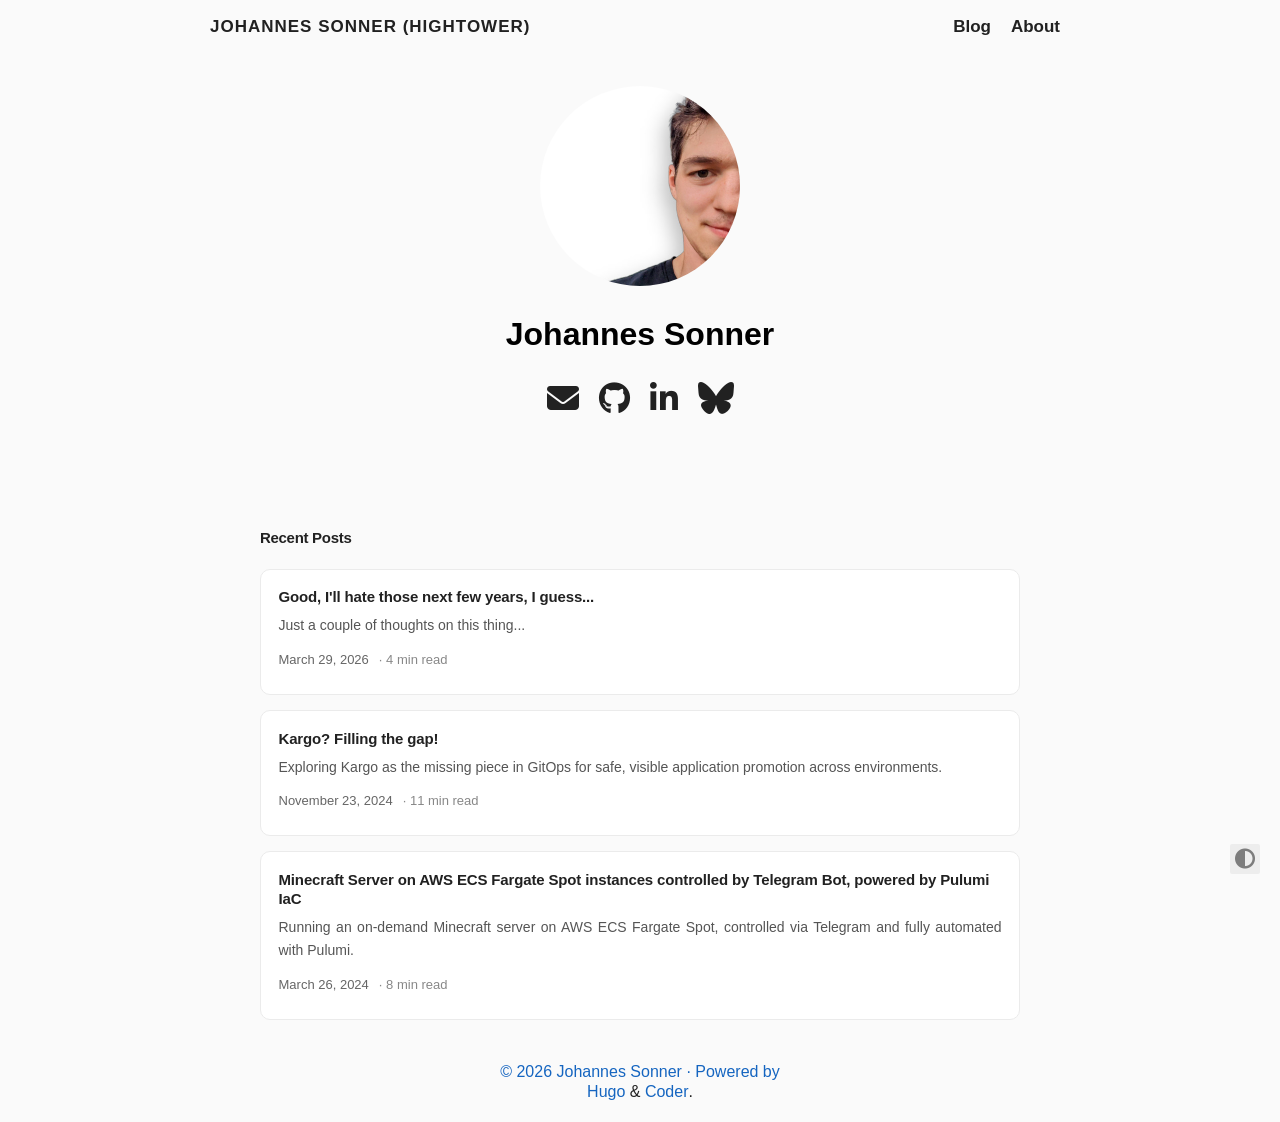
<file: index.html>
<!doctype html><html lang=en><head><title>Johannes Sonner (Hightower)</title>
<meta charset=utf-8><meta name=viewport content="width=device-width,initial-scale=1"><meta name=color-scheme content="light dark"><meta name=author content="Johannes Sonner"><meta name=description content="
  Recent Posts
  
    
    Link to heading
  
"><meta name=keywords content><meta name=twitter:card content="summary"><meta name=twitter:title content="Johannes Sonner"><meta name=twitter:description content="Recent Posts Link to heading"><meta property="og:url" content="https://hghtwr.github.io/"><meta property="og:site_name" content="Johannes Sonner (Hightower)"><meta property="og:title" content="Johannes Sonner"><meta property="og:description" content="Recent Posts Link to heading"><meta property="og:locale" content="en"><meta property="og:type" content="website"><link rel=canonical href=https://hghtwr.github.io/><link rel=preload href=/fonts/fa-brands-400.woff2 as=font type=font/woff2 crossorigin><link rel=preload href=/fonts/fa-regular-400.woff2 as=font type=font/woff2 crossorigin><link rel=preload href=/fonts/fa-solid-900.woff2 as=font type=font/woff2 crossorigin><link rel=stylesheet href=/css/coder.min.aa5ef26fa979d6793724ae2dbd71efa94fd16cb1c5c7db3b6651f21f9892a5fd.css integrity="sha256-ql7yb6l51nk3JK4tvXHvqU/RbLHFx9s7ZlHyH5iSpf0=" crossorigin=anonymous media=screen><link rel=stylesheet href=/css/coder-dark.min.a00e6364bacbc8266ad1cc81230774a1397198f8cfb7bcba29b7d6fcb54ce57f.css integrity="sha256-oA5jZLrLyCZq0cyBIwd0oTlxmPjPt7y6KbfW/LVM5X8=" crossorigin=anonymous media=screen><link rel=stylesheet href=/css/custom.min.9cfaeb461c77dff59396f6afe5775d5dc7a954a97afeeb1e67b81880d699ba10.css integrity="sha256-nPrrRhx33/WTlvav5XddXcepVKl6/useZ7gYgNaZuhA=" crossorigin=anonymous media=screen><link rel=icon type=image/svg+xml href=/images/favicon.svg sizes=any><link rel=icon type=image/png href=/images/favicon-32x32.png sizes=32x32><link rel=icon type=image/png href=/images/favicon-16x16.png sizes=16x16><link rel=apple-touch-icon href=/images/apple-touch-icon.png><link rel=apple-touch-icon sizes=180x180 href=/images/apple-touch-icon.png><link rel=manifest href=/site.webmanifest><link rel=mask-icon href=/images/safari-pinned-tab.svg color=#5bbad5><link rel=alternate type=application/rss+xml href=/index.xml title="Johannes Sonner (Hightower)"><meta name=generator content="Hugo 0.141.0"></head><body class="preload-transitions colorscheme-auto"><div class=float-container><a id=dark-mode-toggle class=colorscheme-toggle><i class="fa-solid fa-adjust fa-fw" aria-hidden=true></i></a></div><main class=wrapper><nav class=navigation><section class=container><a class=navigation-title href=https://hghtwr.github.io/>Johannes Sonner (Hightower)
</a><input type=checkbox id=menu-toggle>
<label class="menu-button float-right" for=menu-toggle><i class="fa-solid fa-bars fa-fw" aria-hidden=true></i></label><ul class=navigation-list><li class=navigation-item><a class=navigation-link href=/posts/>Blog</a></li><li class=navigation-item><a class=navigation-link href=/pages/about-me/>About</a></li></ul></section></nav><div class=content><div class=homepage-wrapper><section class="container centered"><div class=about><div class=avatar><img src=/images/avatar.jpg alt=avatar></div><h1>Johannes Sonner</h1><h2></h2><ul><li><a href=mailto:johannes.sonner@outlook.com aria-label=E-mail><i class="fa fa-2x fa-envelope" aria-hidden=true></i></a></li><li><a href=https://github.com/hghtwr/ aria-label=Github><i class="fa fa-2x fa-github" aria-hidden=true></i></a></li><li><a href=https://www.linkedin.com/in/johannes-sonner-094161265/ aria-label=LinkedIn><i class="fa fa-2x fa-linkedin" aria-hidden=true></i></a></li><li><a href=https://bsky.app/profile/hghtwr.bsky.social/ aria-label=Bluesky><i class="fa-brands fa-2x fa-bluesky" aria-hidden=true></i></a></li></ul></div></section><section class=posts-section><h2>Recent Posts</h2><div class=posts-list><article class=post-item><a href=/posts/thoughts-about-ai/ class=post-link><h3 class=post-title>Good, I'll hate those next few years, I guess...</h3><p class=post-summary>Just a couple of thoughts on this thing...</p><div class=post-meta><time datetime=2026-03-29 class=post-date>March 29, 2026
</time><span class=post-reading-time>· 4 min read</span></div></article><article class=post-item><a href=/posts/kargo-filling-the-gap/ class=post-link><h3 class=post-title>Kargo? Filling the gap!</h3><p class=post-summary>Exploring Kargo as the missing piece in GitOps for safe, visible application promotion across environments.</p><div class=post-meta><time datetime=2024-11-23 class=post-date>November 23, 2024
</time><span class=post-reading-time>· 11 min read</span></div></article><article class=post-item><a href=/posts/minecraft-server-on-aws-ecs-fargate-spot-instances-controlled-by-telegram-bot-powered-by-pulumi-iac/ class=post-link><h3 class=post-title>Minecraft Server on AWS ECS Fargate Spot instances controlled by Telegram Bot, powered by Pulumi IaC</h3><p class=post-summary>Running an on-demand Minecraft server on AWS ECS Fargate Spot, controlled via Telegram and fully automated with Pulumi.</p><div class=post-meta><time datetime=2024-03-26 class=post-date>March 26, 2024
</time><span class=post-reading-time>· 8 min read</span></div></article></div></section></div></div><footer class=footer><section class=container>©
2026
Johannes Sonner
·
Powered by <a href=https://gohugo.io/ target=_blank rel=noopener>Hugo</a> & <a href=https://github.com/luizdepra/hugo-coder/ target=_blank rel=noopener>Coder</a>.</section></footer></main><script src=/js/coder.min.6ae284be93d2d19dad1f02b0039508d9aab3180a12a06dcc71b0b0ef7825a317.js integrity="sha256-auKEvpPS0Z2tHwKwA5UI2aqzGAoSoG3McbCw73gloxc="></script></body></html>
</file>
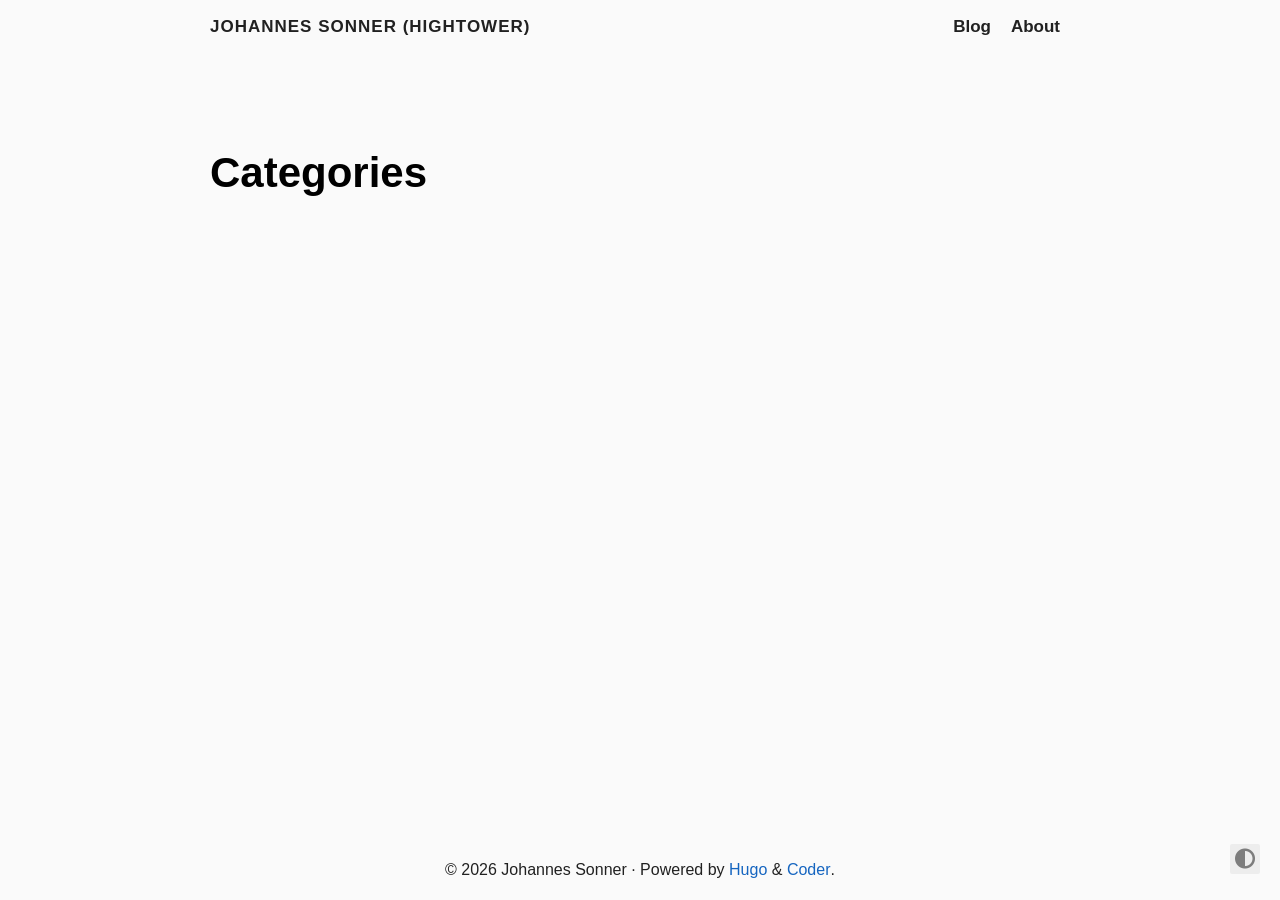
<file: categories/index.html>
<!doctype html><html lang=en><head><title>Categories · Johannes Sonner (Hightower)</title>
<meta charset=utf-8><meta name=viewport content="width=device-width,initial-scale=1"><meta name=color-scheme content="light dark"><meta name=author content="Johannes Sonner"><meta name=description content="Building platforms, automating infrastructure, leading teams."><meta name=keywords content><meta name=twitter:card content="summary"><meta name=twitter:title content="Categories"><meta name=twitter:description content="Building platforms, automating infrastructure, leading teams."><meta property="og:url" content="https://hghtwr.github.io/categories/"><meta property="og:site_name" content="Johannes Sonner (Hightower)"><meta property="og:title" content="Categories"><meta property="og:description" content="Building platforms, automating infrastructure, leading teams."><meta property="og:locale" content="en"><meta property="og:type" content="website"><link rel=canonical href=https://hghtwr.github.io/categories/><link rel=preload href=/fonts/fa-brands-400.woff2 as=font type=font/woff2 crossorigin><link rel=preload href=/fonts/fa-regular-400.woff2 as=font type=font/woff2 crossorigin><link rel=preload href=/fonts/fa-solid-900.woff2 as=font type=font/woff2 crossorigin><link rel=stylesheet href=/css/coder.min.aa5ef26fa979d6793724ae2dbd71efa94fd16cb1c5c7db3b6651f21f9892a5fd.css integrity="sha256-ql7yb6l51nk3JK4tvXHvqU/RbLHFx9s7ZlHyH5iSpf0=" crossorigin=anonymous media=screen><link rel=stylesheet href=/css/coder-dark.min.a00e6364bacbc8266ad1cc81230774a1397198f8cfb7bcba29b7d6fcb54ce57f.css integrity="sha256-oA5jZLrLyCZq0cyBIwd0oTlxmPjPt7y6KbfW/LVM5X8=" crossorigin=anonymous media=screen><link rel=stylesheet href=/css/custom.min.9cfaeb461c77dff59396f6afe5775d5dc7a954a97afeeb1e67b81880d699ba10.css integrity="sha256-nPrrRhx33/WTlvav5XddXcepVKl6/useZ7gYgNaZuhA=" crossorigin=anonymous media=screen><link rel=icon type=image/svg+xml href=/images/favicon.svg sizes=any><link rel=icon type=image/png href=/images/favicon-32x32.png sizes=32x32><link rel=icon type=image/png href=/images/favicon-16x16.png sizes=16x16><link rel=apple-touch-icon href=/images/apple-touch-icon.png><link rel=apple-touch-icon sizes=180x180 href=/images/apple-touch-icon.png><link rel=manifest href=/site.webmanifest><link rel=mask-icon href=/images/safari-pinned-tab.svg color=#5bbad5><link rel=alternate type=application/rss+xml href=/categories/index.xml title="Johannes Sonner (Hightower)"></head><body class="preload-transitions colorscheme-auto"><div class=float-container><a id=dark-mode-toggle class=colorscheme-toggle><i class="fa-solid fa-adjust fa-fw" aria-hidden=true></i></a></div><main class=wrapper><nav class=navigation><section class=container><a class=navigation-title href=https://hghtwr.github.io/>Johannes Sonner (Hightower)
</a><input type=checkbox id=menu-toggle>
<label class="menu-button float-right" for=menu-toggle><i class="fa-solid fa-bars fa-fw" aria-hidden=true></i></label><ul class=navigation-list><li class=navigation-item><a class=navigation-link href=/posts/>Blog</a></li><li class=navigation-item><a class=navigation-link href=/pages/about-me/>About</a></li></ul></section></nav><div class=content><section class="container taxonomy"><header><h1 class=title><a class=title-link href=https://hghtwr.github.io/categories/>Categories</a></h1></header><ul></ul></section></div><footer class=footer><section class=container>©
2026
Johannes Sonner
·
Powered by <a href=https://gohugo.io/ target=_blank rel=noopener>Hugo</a> & <a href=https://github.com/luizdepra/hugo-coder/ target=_blank rel=noopener>Coder</a>.</section></footer></main><script src=/js/coder.min.6ae284be93d2d19dad1f02b0039508d9aab3180a12a06dcc71b0b0ef7825a317.js integrity="sha256-auKEvpPS0Z2tHwKwA5UI2aqzGAoSoG3McbCw73gloxc="></script></body></html>
</file>
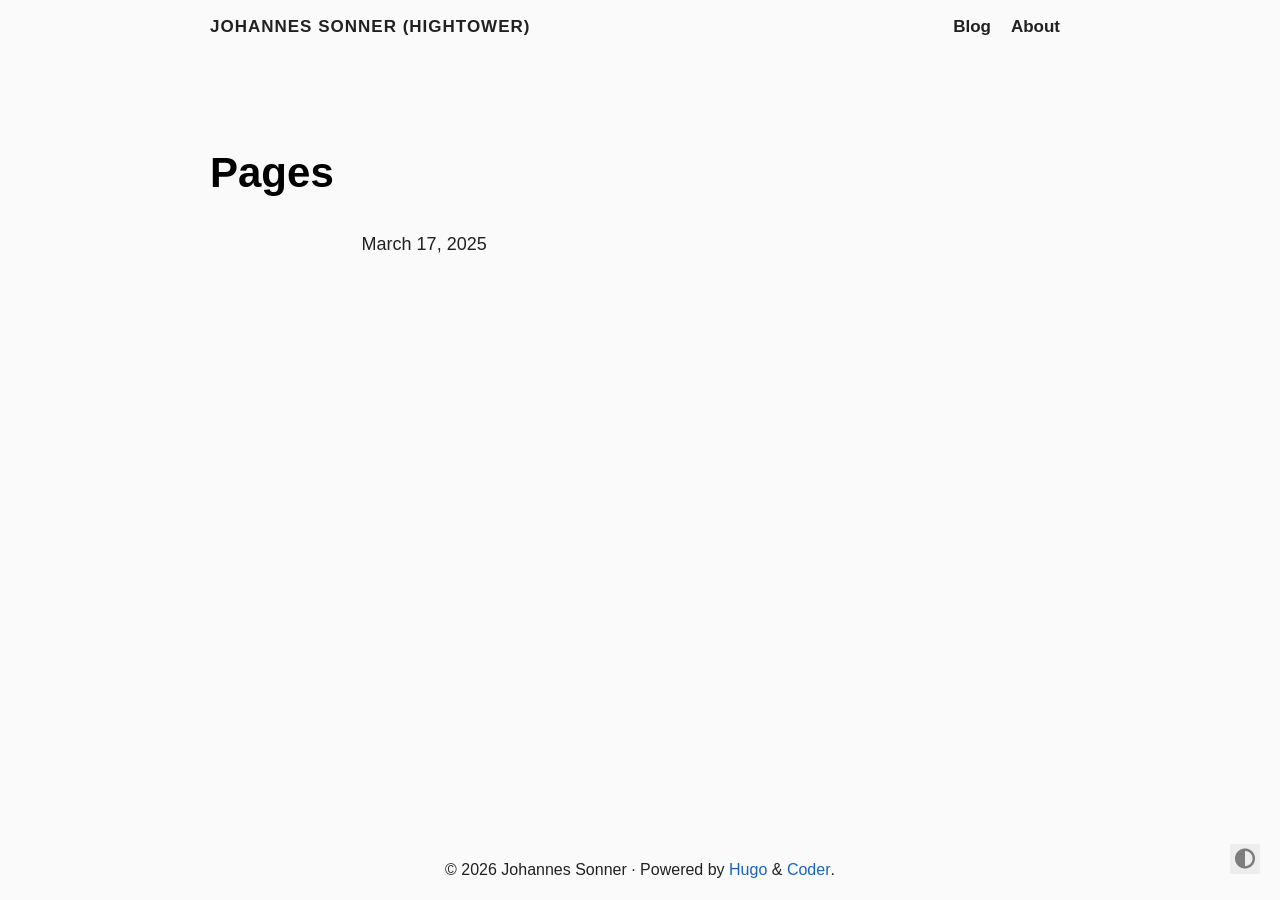
<file: pages/index.html>
<!doctype html><html lang=en><head><title>Pages · Johannes Sonner (Hightower)</title>
<meta charset=utf-8><meta name=viewport content="width=device-width,initial-scale=1"><meta name=color-scheme content="light dark"><meta name=author content="Johannes Sonner"><meta name=description content="Building platforms, automating infrastructure, leading teams."><meta name=keywords content><meta name=twitter:card content="summary"><meta name=twitter:title content="Pages"><meta name=twitter:description content="Building platforms, automating infrastructure, leading teams."><meta property="og:url" content="https://hghtwr.github.io/pages/"><meta property="og:site_name" content="Johannes Sonner (Hightower)"><meta property="og:title" content="Pages"><meta property="og:description" content="Building platforms, automating infrastructure, leading teams."><meta property="og:locale" content="en"><meta property="og:type" content="website"><link rel=canonical href=https://hghtwr.github.io/pages/><link rel=preload href=/fonts/fa-brands-400.woff2 as=font type=font/woff2 crossorigin><link rel=preload href=/fonts/fa-regular-400.woff2 as=font type=font/woff2 crossorigin><link rel=preload href=/fonts/fa-solid-900.woff2 as=font type=font/woff2 crossorigin><link rel=stylesheet href=/css/coder.min.aa5ef26fa979d6793724ae2dbd71efa94fd16cb1c5c7db3b6651f21f9892a5fd.css integrity="sha256-ql7yb6l51nk3JK4tvXHvqU/RbLHFx9s7ZlHyH5iSpf0=" crossorigin=anonymous media=screen><link rel=stylesheet href=/css/coder-dark.min.a00e6364bacbc8266ad1cc81230774a1397198f8cfb7bcba29b7d6fcb54ce57f.css integrity="sha256-oA5jZLrLyCZq0cyBIwd0oTlxmPjPt7y6KbfW/LVM5X8=" crossorigin=anonymous media=screen><link rel=stylesheet href=/css/custom.min.9cfaeb461c77dff59396f6afe5775d5dc7a954a97afeeb1e67b81880d699ba10.css integrity="sha256-nPrrRhx33/WTlvav5XddXcepVKl6/useZ7gYgNaZuhA=" crossorigin=anonymous media=screen><link rel=icon type=image/svg+xml href=/images/favicon.svg sizes=any><link rel=icon type=image/png href=/images/favicon-32x32.png sizes=32x32><link rel=icon type=image/png href=/images/favicon-16x16.png sizes=16x16><link rel=apple-touch-icon href=/images/apple-touch-icon.png><link rel=apple-touch-icon sizes=180x180 href=/images/apple-touch-icon.png><link rel=manifest href=/site.webmanifest><link rel=mask-icon href=/images/safari-pinned-tab.svg color=#5bbad5><link rel=alternate type=application/rss+xml href=/pages/index.xml title="Johannes Sonner (Hightower)"></head><body class="preload-transitions colorscheme-auto"><div class=float-container><a id=dark-mode-toggle class=colorscheme-toggle><i class="fa-solid fa-adjust fa-fw" aria-hidden=true></i></a></div><main class=wrapper><nav class=navigation><section class=container><a class=navigation-title href=https://hghtwr.github.io/>Johannes Sonner (Hightower)
</a><input type=checkbox id=menu-toggle>
<label class="menu-button float-right" for=menu-toggle><i class="fa-solid fa-bars fa-fw" aria-hidden=true></i></label><ul class=navigation-list><li class=navigation-item><a class=navigation-link href=/posts/>Blog</a></li><li class=navigation-item><a class=navigation-link href=/pages/about-me/>About</a></li></ul></section></nav><div class=content><section class="container list"><header><h1 class=title><a class=title-link href=https://hghtwr.github.io/pages/>Pages</a></h1></header><ul><li><span class=date>March 17, 2025</span>
<a class=title href=/pages/about-me/></a></li></ul></section></div><footer class=footer><section class=container>©
2026
Johannes Sonner
·
Powered by <a href=https://gohugo.io/ target=_blank rel=noopener>Hugo</a> & <a href=https://github.com/luizdepra/hugo-coder/ target=_blank rel=noopener>Coder</a>.</section></footer></main><script src=/js/coder.min.6ae284be93d2d19dad1f02b0039508d9aab3180a12a06dcc71b0b0ef7825a317.js integrity="sha256-auKEvpPS0Z2tHwKwA5UI2aqzGAoSoG3McbCw73gloxc="></script></body></html>
</file>
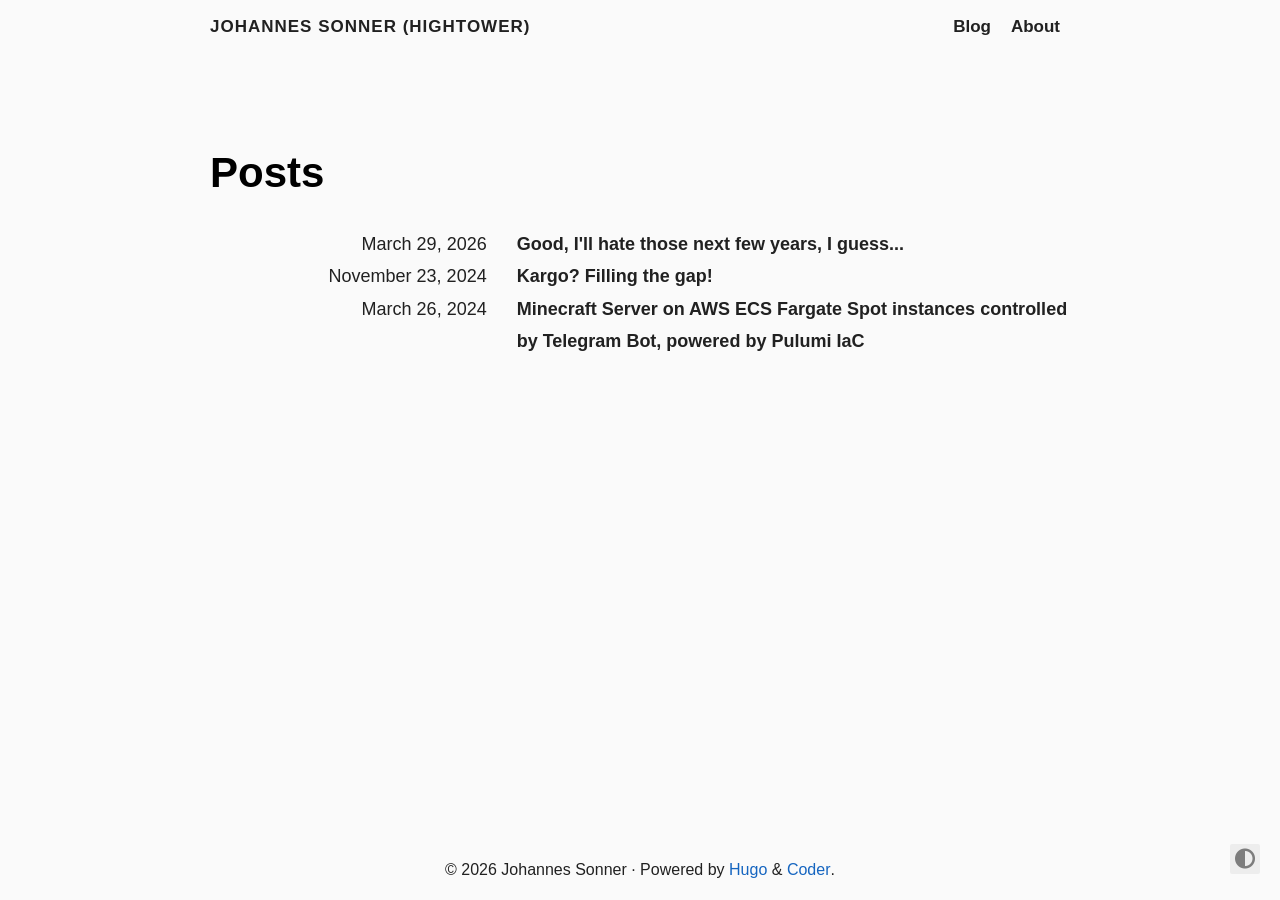
<file: posts/index.html>
<!doctype html><html lang=en><head><title>Posts · Johannes Sonner (Hightower)
</title><meta charset=utf-8><meta name=viewport content="width=device-width,initial-scale=1"><meta name=color-scheme content="light dark"><meta name=author content="Johannes Sonner"><meta name=description content="Building platforms, automating infrastructure, leading teams."><meta name=keywords content><meta name=twitter:card content="summary"><meta name=twitter:title content="Posts"><meta name=twitter:description content="Building platforms, automating infrastructure, leading teams."><meta property="og:url" content="https://hghtwr.github.io/posts/"><meta property="og:site_name" content="Johannes Sonner (Hightower)"><meta property="og:title" content="Posts"><meta property="og:description" content="Building platforms, automating infrastructure, leading teams."><meta property="og:locale" content="en"><meta property="og:type" content="website"><link rel=canonical href=https://hghtwr.github.io/posts/><link rel=preload href=/fonts/fa-brands-400.woff2 as=font type=font/woff2 crossorigin><link rel=preload href=/fonts/fa-regular-400.woff2 as=font type=font/woff2 crossorigin><link rel=preload href=/fonts/fa-solid-900.woff2 as=font type=font/woff2 crossorigin><link rel=stylesheet href=/css/coder.min.aa5ef26fa979d6793724ae2dbd71efa94fd16cb1c5c7db3b6651f21f9892a5fd.css integrity="sha256-ql7yb6l51nk3JK4tvXHvqU/RbLHFx9s7ZlHyH5iSpf0=" crossorigin=anonymous media=screen><link rel=stylesheet href=/css/coder-dark.min.a00e6364bacbc8266ad1cc81230774a1397198f8cfb7bcba29b7d6fcb54ce57f.css integrity="sha256-oA5jZLrLyCZq0cyBIwd0oTlxmPjPt7y6KbfW/LVM5X8=" crossorigin=anonymous media=screen><link rel=stylesheet href=/css/custom.min.9cfaeb461c77dff59396f6afe5775d5dc7a954a97afeeb1e67b81880d699ba10.css integrity="sha256-nPrrRhx33/WTlvav5XddXcepVKl6/useZ7gYgNaZuhA=" crossorigin=anonymous media=screen><link rel=icon type=image/svg+xml href=/images/favicon.svg sizes=any><link rel=icon type=image/png href=/images/favicon-32x32.png sizes=32x32><link rel=icon type=image/png href=/images/favicon-16x16.png sizes=16x16><link rel=apple-touch-icon href=/images/apple-touch-icon.png><link rel=apple-touch-icon sizes=180x180 href=/images/apple-touch-icon.png><link rel=manifest href=/site.webmanifest><link rel=mask-icon href=/images/safari-pinned-tab.svg color=#5bbad5><link rel=alternate type=application/rss+xml href=/posts/index.xml title="Johannes Sonner (Hightower)"></head><body class="preload-transitions colorscheme-auto"><div class=float-container><a id=dark-mode-toggle class=colorscheme-toggle><i class="fa-solid fa-adjust fa-fw" aria-hidden=true></i></a></div><main class=wrapper><nav class=navigation><section class=container><a class=navigation-title href=https://hghtwr.github.io/>Johannes Sonner (Hightower)
</a><input type=checkbox id=menu-toggle>
<label class="menu-button float-right" for=menu-toggle><i class="fa-solid fa-bars fa-fw" aria-hidden=true></i></label><ul class=navigation-list><li class=navigation-item><a class=navigation-link href=/posts/>Blog</a></li><li class=navigation-item><a class=navigation-link href=/pages/about-me/>About</a></li></ul></section></nav><div class=content><section class="container list"><header><h1 class=title><a class=title-link href=https://hghtwr.github.io/posts/>Posts</a></h1></header><ul><li><span class=date>March 29, 2026</span>
<a class=title href=/posts/thoughts-about-ai/>Good, I'll hate those next few years, I guess...</a></li><li><span class=date>November 23, 2024</span>
<a class=title href=/posts/kargo-filling-the-gap/>Kargo? Filling the gap!</a></li><li><span class=date>March 26, 2024</span>
<a class=title href=/posts/minecraft-server-on-aws-ecs-fargate-spot-instances-controlled-by-telegram-bot-powered-by-pulumi-iac/>Minecraft Server on AWS ECS Fargate Spot instances controlled by Telegram Bot, powered by Pulumi IaC</a></li></ul></section></div><footer class=footer><section class=container>©
2026
Johannes Sonner
·
Powered by <a href=https://gohugo.io/ target=_blank rel=noopener>Hugo</a> & <a href=https://github.com/luizdepra/hugo-coder/ target=_blank rel=noopener>Coder</a>.</section></footer></main><script src=/js/coder.min.6ae284be93d2d19dad1f02b0039508d9aab3180a12a06dcc71b0b0ef7825a317.js integrity="sha256-auKEvpPS0Z2tHwKwA5UI2aqzGAoSoG3McbCw73gloxc="></script></body></html>
</file>
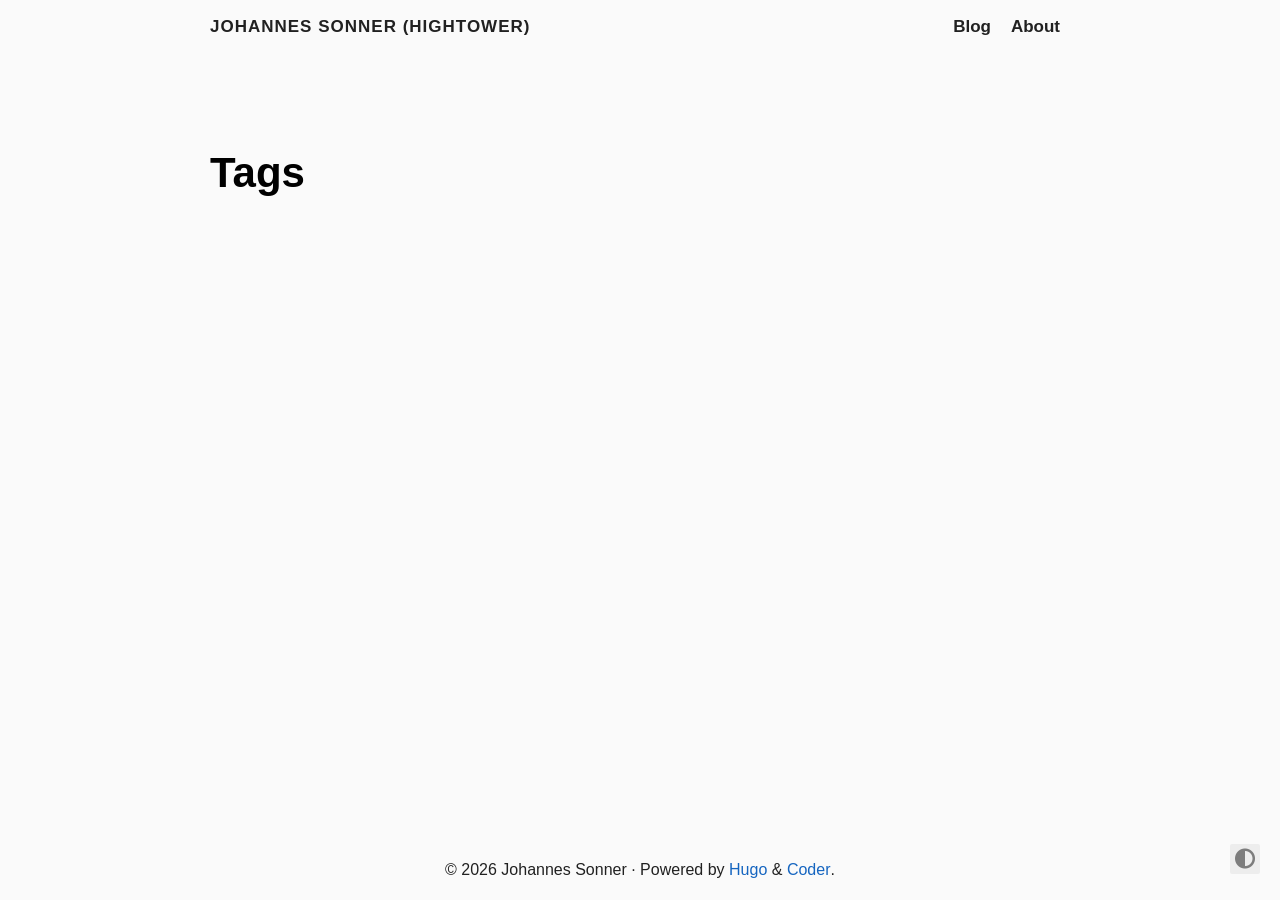
<file: tags/index.html>
<!doctype html><html lang=en><head><title>Tags · Johannes Sonner (Hightower)</title>
<meta charset=utf-8><meta name=viewport content="width=device-width,initial-scale=1"><meta name=color-scheme content="light dark"><meta name=author content="Johannes Sonner"><meta name=description content="Building platforms, automating infrastructure, leading teams."><meta name=keywords content><meta name=twitter:card content="summary"><meta name=twitter:title content="Tags"><meta name=twitter:description content="Building platforms, automating infrastructure, leading teams."><meta property="og:url" content="https://hghtwr.github.io/tags/"><meta property="og:site_name" content="Johannes Sonner (Hightower)"><meta property="og:title" content="Tags"><meta property="og:description" content="Building platforms, automating infrastructure, leading teams."><meta property="og:locale" content="en"><meta property="og:type" content="website"><link rel=canonical href=https://hghtwr.github.io/tags/><link rel=preload href=/fonts/fa-brands-400.woff2 as=font type=font/woff2 crossorigin><link rel=preload href=/fonts/fa-regular-400.woff2 as=font type=font/woff2 crossorigin><link rel=preload href=/fonts/fa-solid-900.woff2 as=font type=font/woff2 crossorigin><link rel=stylesheet href=/css/coder.min.aa5ef26fa979d6793724ae2dbd71efa94fd16cb1c5c7db3b6651f21f9892a5fd.css integrity="sha256-ql7yb6l51nk3JK4tvXHvqU/RbLHFx9s7ZlHyH5iSpf0=" crossorigin=anonymous media=screen><link rel=stylesheet href=/css/coder-dark.min.a00e6364bacbc8266ad1cc81230774a1397198f8cfb7bcba29b7d6fcb54ce57f.css integrity="sha256-oA5jZLrLyCZq0cyBIwd0oTlxmPjPt7y6KbfW/LVM5X8=" crossorigin=anonymous media=screen><link rel=stylesheet href=/css/custom.min.9cfaeb461c77dff59396f6afe5775d5dc7a954a97afeeb1e67b81880d699ba10.css integrity="sha256-nPrrRhx33/WTlvav5XddXcepVKl6/useZ7gYgNaZuhA=" crossorigin=anonymous media=screen><link rel=icon type=image/svg+xml href=/images/favicon.svg sizes=any><link rel=icon type=image/png href=/images/favicon-32x32.png sizes=32x32><link rel=icon type=image/png href=/images/favicon-16x16.png sizes=16x16><link rel=apple-touch-icon href=/images/apple-touch-icon.png><link rel=apple-touch-icon sizes=180x180 href=/images/apple-touch-icon.png><link rel=manifest href=/site.webmanifest><link rel=mask-icon href=/images/safari-pinned-tab.svg color=#5bbad5><link rel=alternate type=application/rss+xml href=/tags/index.xml title="Johannes Sonner (Hightower)"></head><body class="preload-transitions colorscheme-auto"><div class=float-container><a id=dark-mode-toggle class=colorscheme-toggle><i class="fa-solid fa-adjust fa-fw" aria-hidden=true></i></a></div><main class=wrapper><nav class=navigation><section class=container><a class=navigation-title href=https://hghtwr.github.io/>Johannes Sonner (Hightower)
</a><input type=checkbox id=menu-toggle>
<label class="menu-button float-right" for=menu-toggle><i class="fa-solid fa-bars fa-fw" aria-hidden=true></i></label><ul class=navigation-list><li class=navigation-item><a class=navigation-link href=/posts/>Blog</a></li><li class=navigation-item><a class=navigation-link href=/pages/about-me/>About</a></li></ul></section></nav><div class=content><section class="container taxonomy"><header><h1 class=title><a class=title-link href=https://hghtwr.github.io/tags/>Tags</a></h1></header><ul></ul></section></div><footer class=footer><section class=container>©
2026
Johannes Sonner
·
Powered by <a href=https://gohugo.io/ target=_blank rel=noopener>Hugo</a> & <a href=https://github.com/luizdepra/hugo-coder/ target=_blank rel=noopener>Coder</a>.</section></footer></main><script src=/js/coder.min.6ae284be93d2d19dad1f02b0039508d9aab3180a12a06dcc71b0b0ef7825a317.js integrity="sha256-auKEvpPS0Z2tHwKwA5UI2aqzGAoSoG3McbCw73gloxc="></script></body></html>
</file>
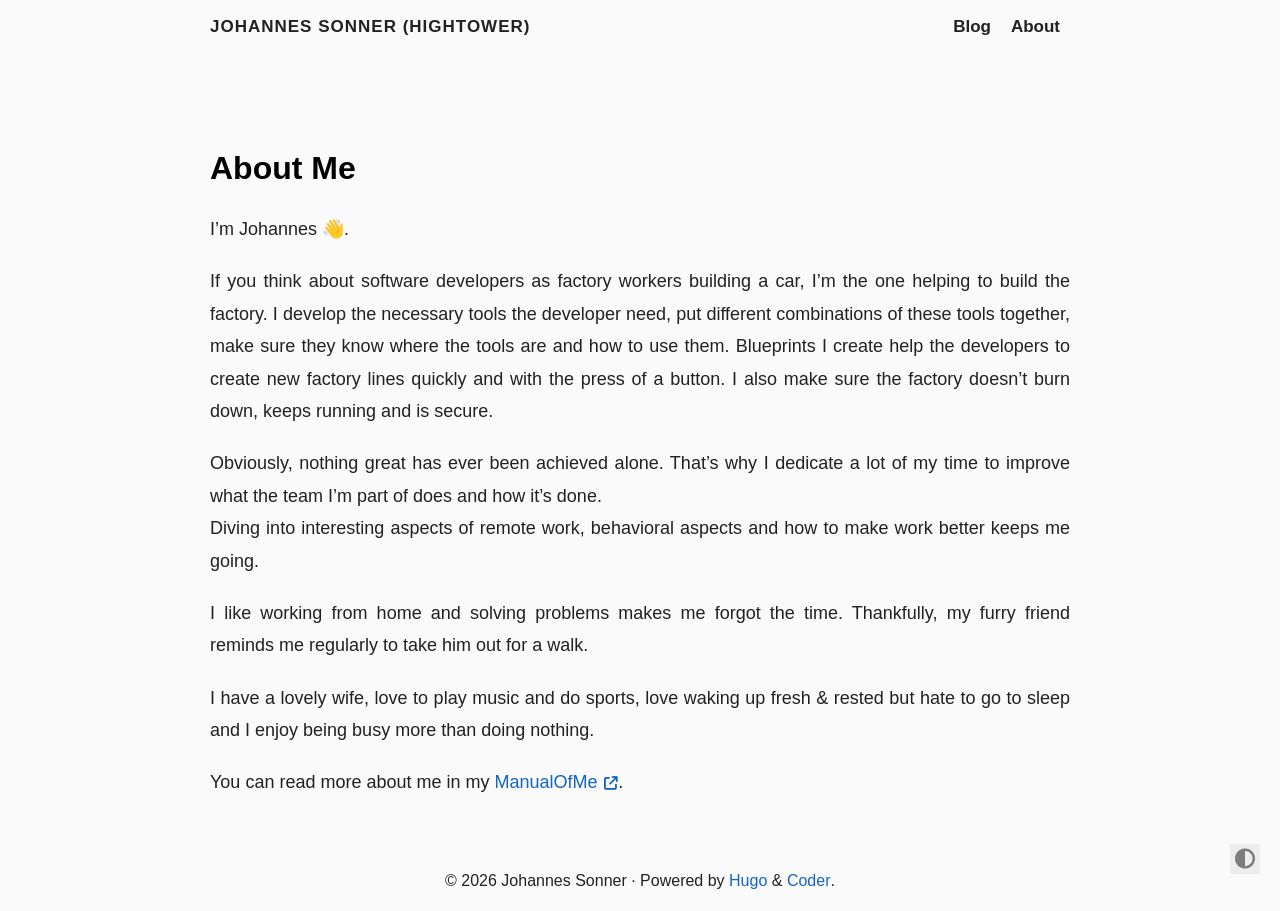
<file: pages/about-me/index.html>
<!doctype html><html lang=en><head><title>· Johannes Sonner (Hightower)
</title><meta charset=utf-8><meta name=viewport content="width=device-width,initial-scale=1"><meta name=color-scheme content="light dark"><meta name=author content="Johannes Sonner"><meta name=description content="
  About Me
  
    
    Link to heading
  

I&rsquo;m Johannes 👋.
If you think about software developers as factory workers building a car, I&rsquo;m the one helping to build the factory. I develop the necessary tools the developer need, put different combinations of these tools together, make sure they know where the tools are and how to use them. Blueprints I create help the developers to create new factory lines quickly and with the press of a button. I also make sure the factory doesn&rsquo;t burn down, keeps running and is secure."><meta name=keywords content><meta name=twitter:card content="summary"><meta name=twitter:title content="Johannes Sonner (Hightower)"><meta name=twitter:description content="About Me Link to heading I’m Johannes 👋.
If you think about software developers as factory workers building a car, I’m the one helping to build the factory. I develop the necessary tools the developer need, put different combinations of these tools together, make sure they know where the tools are and how to use them. Blueprints I create help the developers to create new factory lines quickly and with the press of a button. I also make sure the factory doesn’t burn down, keeps running and is secure."><meta property="og:url" content="https://hghtwr.github.io/pages/about-me/"><meta property="og:site_name" content="Johannes Sonner (Hightower)"><meta property="og:title" content="Johannes Sonner (Hightower)"><meta property="og:description" content="About Me Link to heading I’m Johannes 👋.
If you think about software developers as factory workers building a car, I’m the one helping to build the factory. I develop the necessary tools the developer need, put different combinations of these tools together, make sure they know where the tools are and how to use them. Blueprints I create help the developers to create new factory lines quickly and with the press of a button. I also make sure the factory doesn’t burn down, keeps running and is secure."><meta property="og:locale" content="en"><meta property="og:type" content="article"><meta property="article:section" content="pages"><meta property="article:published_time" content="2025-03-17T00:00:00+00:00"><meta property="article:modified_time" content="2025-03-17T20:01:39+01:00"><link rel=canonical href=https://hghtwr.github.io/pages/about-me/><link rel=preload href=/fonts/fa-brands-400.woff2 as=font type=font/woff2 crossorigin><link rel=preload href=/fonts/fa-regular-400.woff2 as=font type=font/woff2 crossorigin><link rel=preload href=/fonts/fa-solid-900.woff2 as=font type=font/woff2 crossorigin><link rel=stylesheet href=/css/coder.min.aa5ef26fa979d6793724ae2dbd71efa94fd16cb1c5c7db3b6651f21f9892a5fd.css integrity="sha256-ql7yb6l51nk3JK4tvXHvqU/RbLHFx9s7ZlHyH5iSpf0=" crossorigin=anonymous media=screen><link rel=stylesheet href=/css/coder-dark.min.a00e6364bacbc8266ad1cc81230774a1397198f8cfb7bcba29b7d6fcb54ce57f.css integrity="sha256-oA5jZLrLyCZq0cyBIwd0oTlxmPjPt7y6KbfW/LVM5X8=" crossorigin=anonymous media=screen><link rel=stylesheet href=/css/custom.min.9cfaeb461c77dff59396f6afe5775d5dc7a954a97afeeb1e67b81880d699ba10.css integrity="sha256-nPrrRhx33/WTlvav5XddXcepVKl6/useZ7gYgNaZuhA=" crossorigin=anonymous media=screen><link rel=icon type=image/svg+xml href=/images/favicon.svg sizes=any><link rel=icon type=image/png href=/images/favicon-32x32.png sizes=32x32><link rel=icon type=image/png href=/images/favicon-16x16.png sizes=16x16><link rel=apple-touch-icon href=/images/apple-touch-icon.png><link rel=apple-touch-icon sizes=180x180 href=/images/apple-touch-icon.png><link rel=manifest href=/site.webmanifest><link rel=mask-icon href=/images/safari-pinned-tab.svg color=#5bbad5></head><body class="preload-transitions colorscheme-auto"><div class=float-container><a id=dark-mode-toggle class=colorscheme-toggle><i class="fa-solid fa-adjust fa-fw" aria-hidden=true></i></a></div><main class=wrapper><nav class=navigation><section class=container><a class=navigation-title href=https://hghtwr.github.io/>Johannes Sonner (Hightower)
</a><input type=checkbox id=menu-toggle>
<label class="menu-button float-right" for=menu-toggle><i class="fa-solid fa-bars fa-fw" aria-hidden=true></i></label><ul class=navigation-list><li class=navigation-item><a class=navigation-link href=/posts/>Blog</a></li><li class=navigation-item><a class=navigation-link href=/pages/about-me/>About</a></li></ul></section></nav><div class=content><section class="container page"><article><header><h1 class=title><a class=title-link href=https://hghtwr.github.io/pages/about-me/></a></h1></header><h1 id=about-me>About Me
<a class=heading-link href=#about-me><i class="fa-solid fa-link" aria-hidden=true title="Link to heading"></i>
<span class=sr-only>Link to heading</span></a></h1><p>I&rsquo;m Johannes 👋.</p><p>If you think about software developers as factory workers building a car, I&rsquo;m the one helping to build the factory. I develop the necessary tools the developer need, put different combinations of these tools together, make sure they know where the tools are and how to use them. Blueprints I create help the developers to create new factory lines quickly and with the press of a button. I also make sure the factory doesn&rsquo;t burn down, keeps running and is secure.</p><p>Obviously, nothing great has ever been achieved alone. That&rsquo;s why I dedicate a lot of my time to improve what the team I&rsquo;m part of does and how it&rsquo;s done.
Diving into interesting aspects of remote work, behavioral aspects and how to make work better keeps me going.</p><p>I like working from home and solving problems makes me forgot the time. Thankfully, my furry friend reminds me regularly to take him out for a walk.</p><p>I have a lovely wife, love to play music and do sports, love waking up fresh & rested but hate to go to sleep and I enjoy being busy more than doing nothing.</p><p>You can read more about me in my <a href=https://my.manualof.me/s/a00581f8ef3c6a45b1ad40d3f860d668 class=external-link target=_blank rel=noopener>ManualOfMe</a>.</p></article></section></div><footer class=footer><section class=container>©
2026
Johannes Sonner
·
Powered by <a href=https://gohugo.io/ target=_blank rel=noopener>Hugo</a> & <a href=https://github.com/luizdepra/hugo-coder/ target=_blank rel=noopener>Coder</a>.</section></footer></main><script src=/js/coder.min.6ae284be93d2d19dad1f02b0039508d9aab3180a12a06dcc71b0b0ef7825a317.js integrity="sha256-auKEvpPS0Z2tHwKwA5UI2aqzGAoSoG3McbCw73gloxc="></script></body></html>
</file>
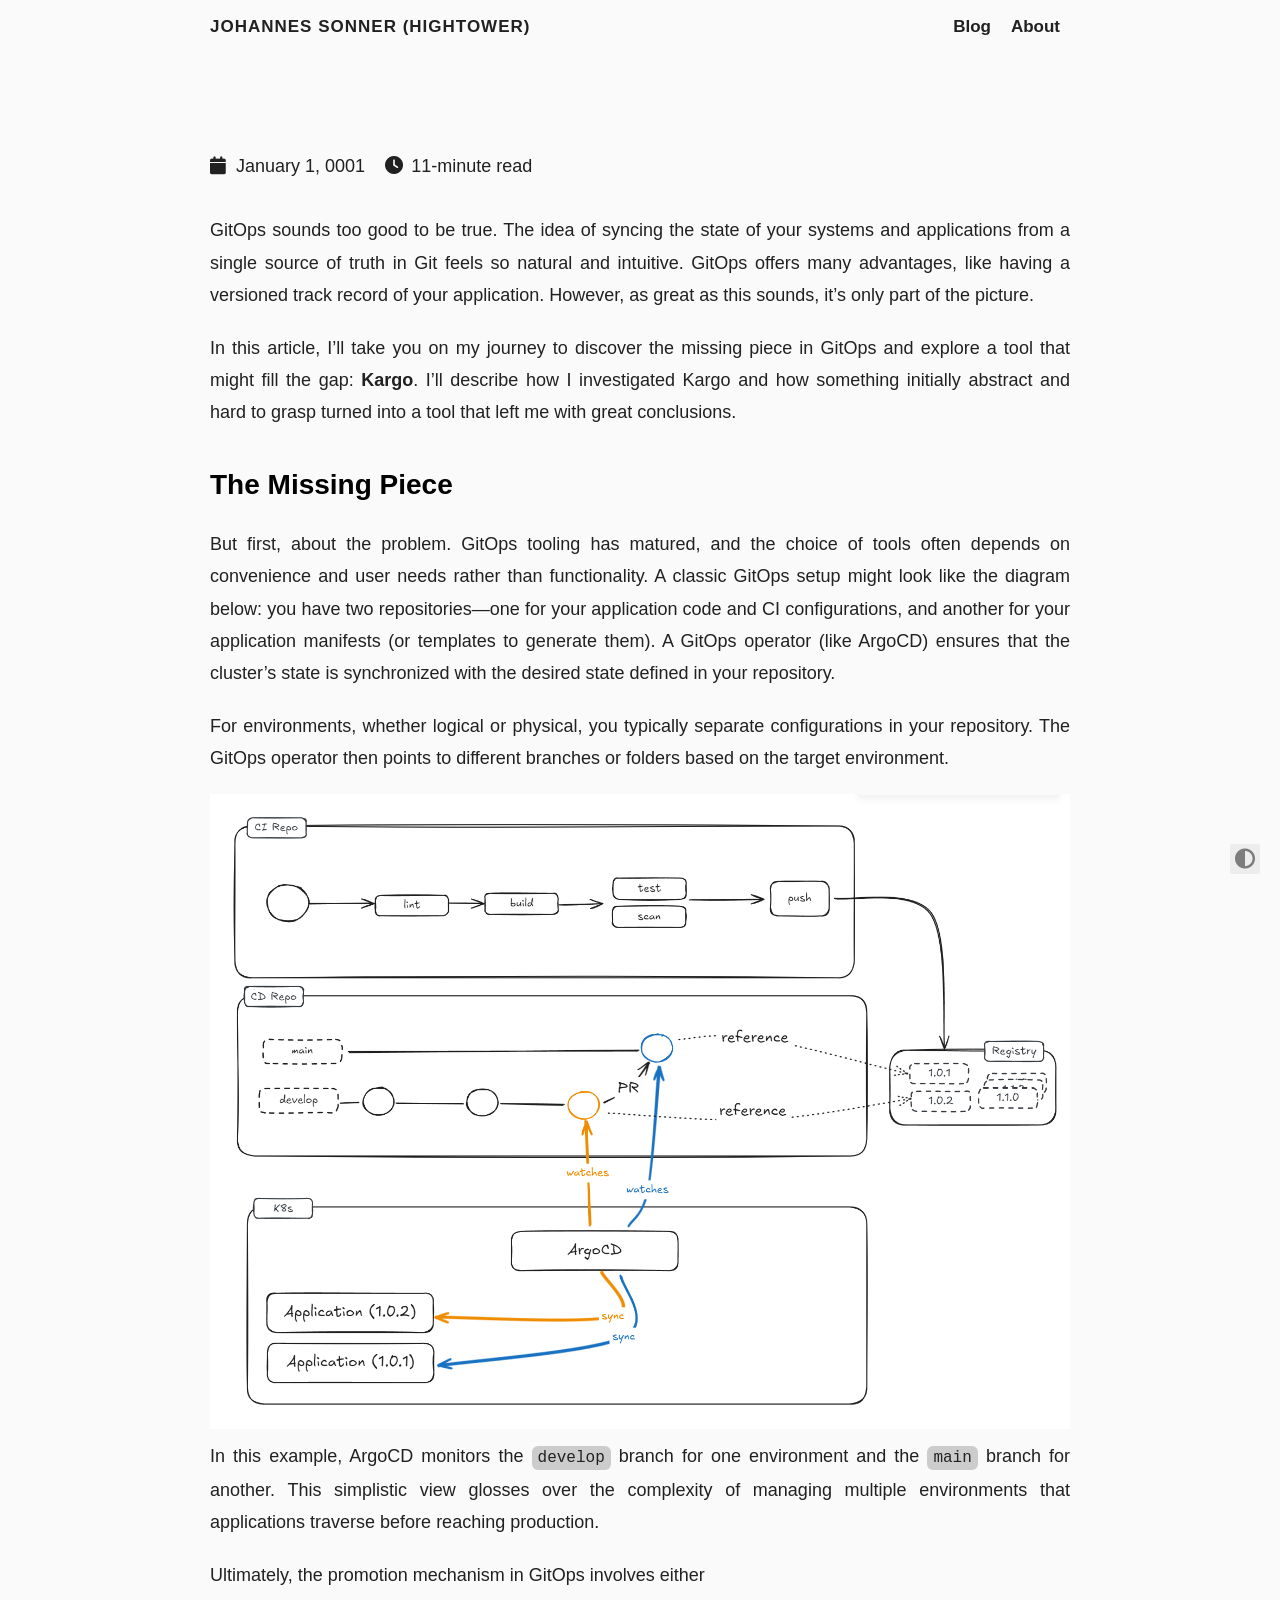
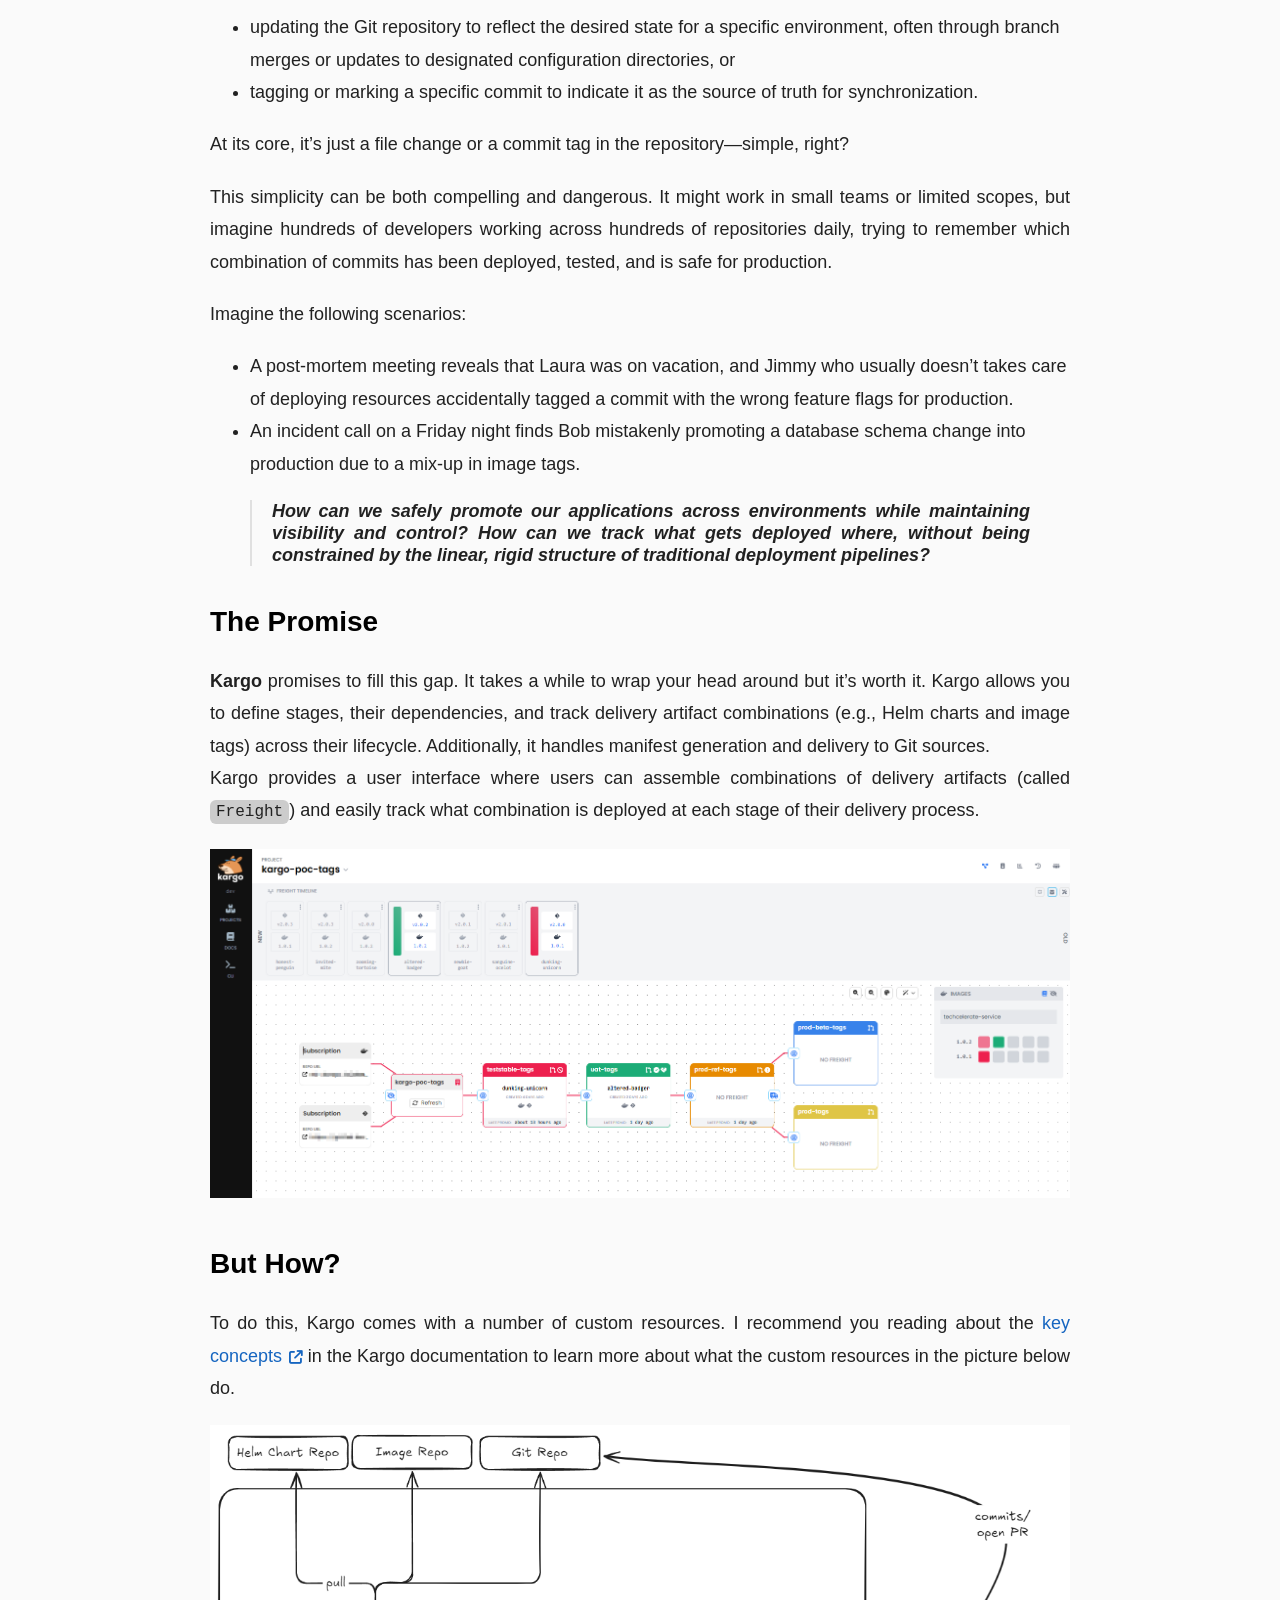
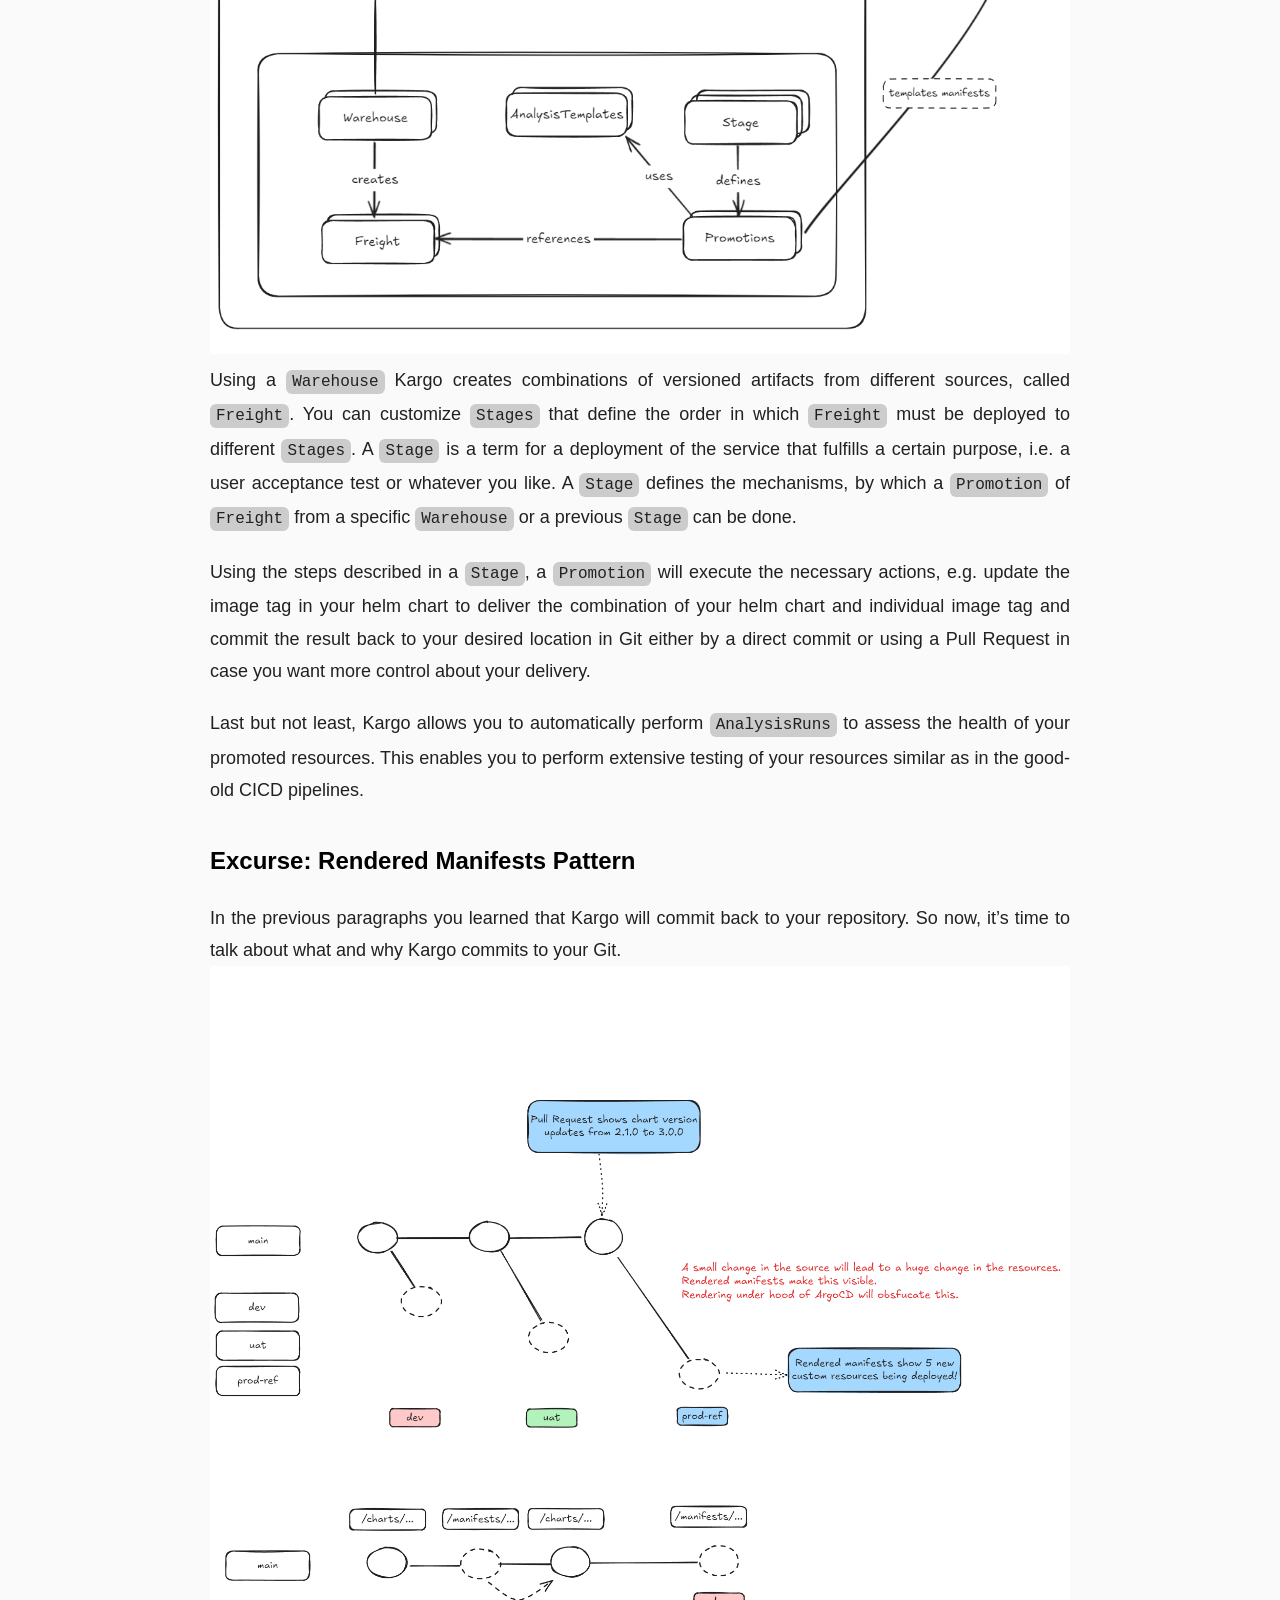
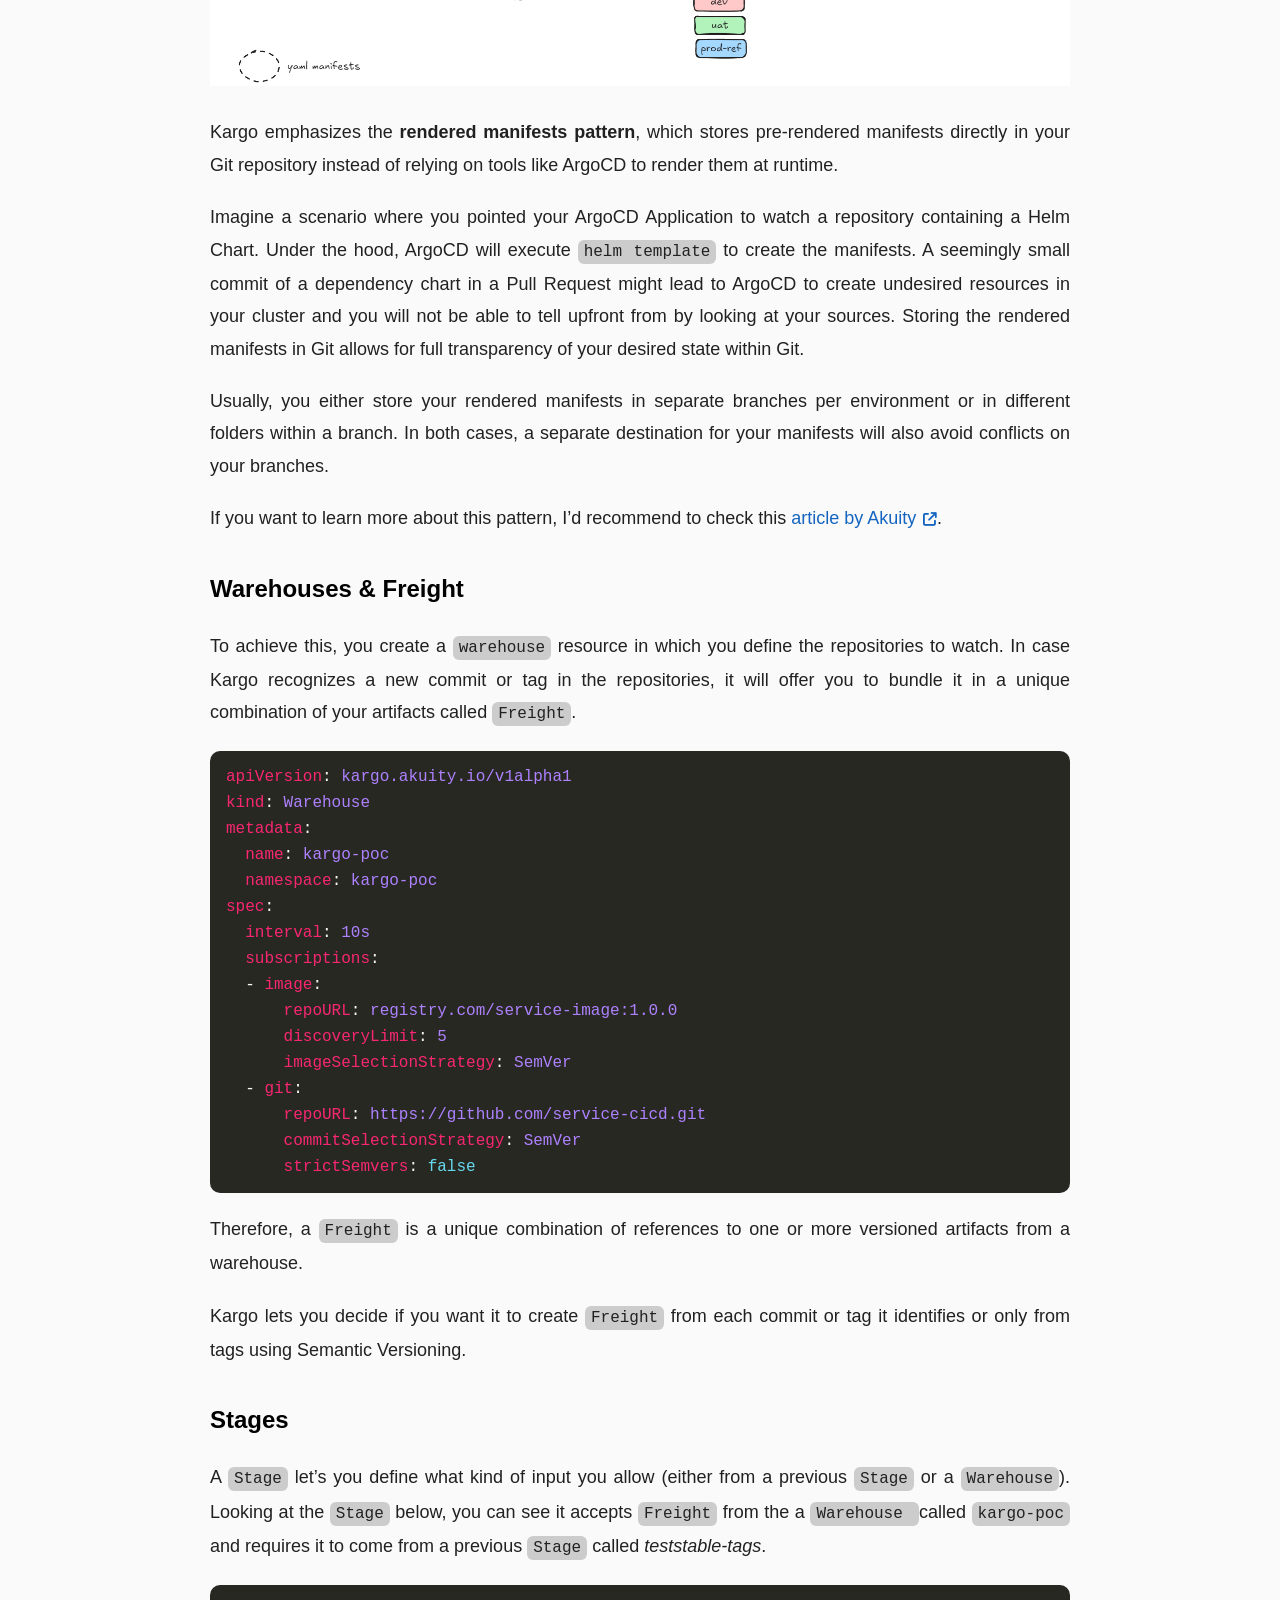
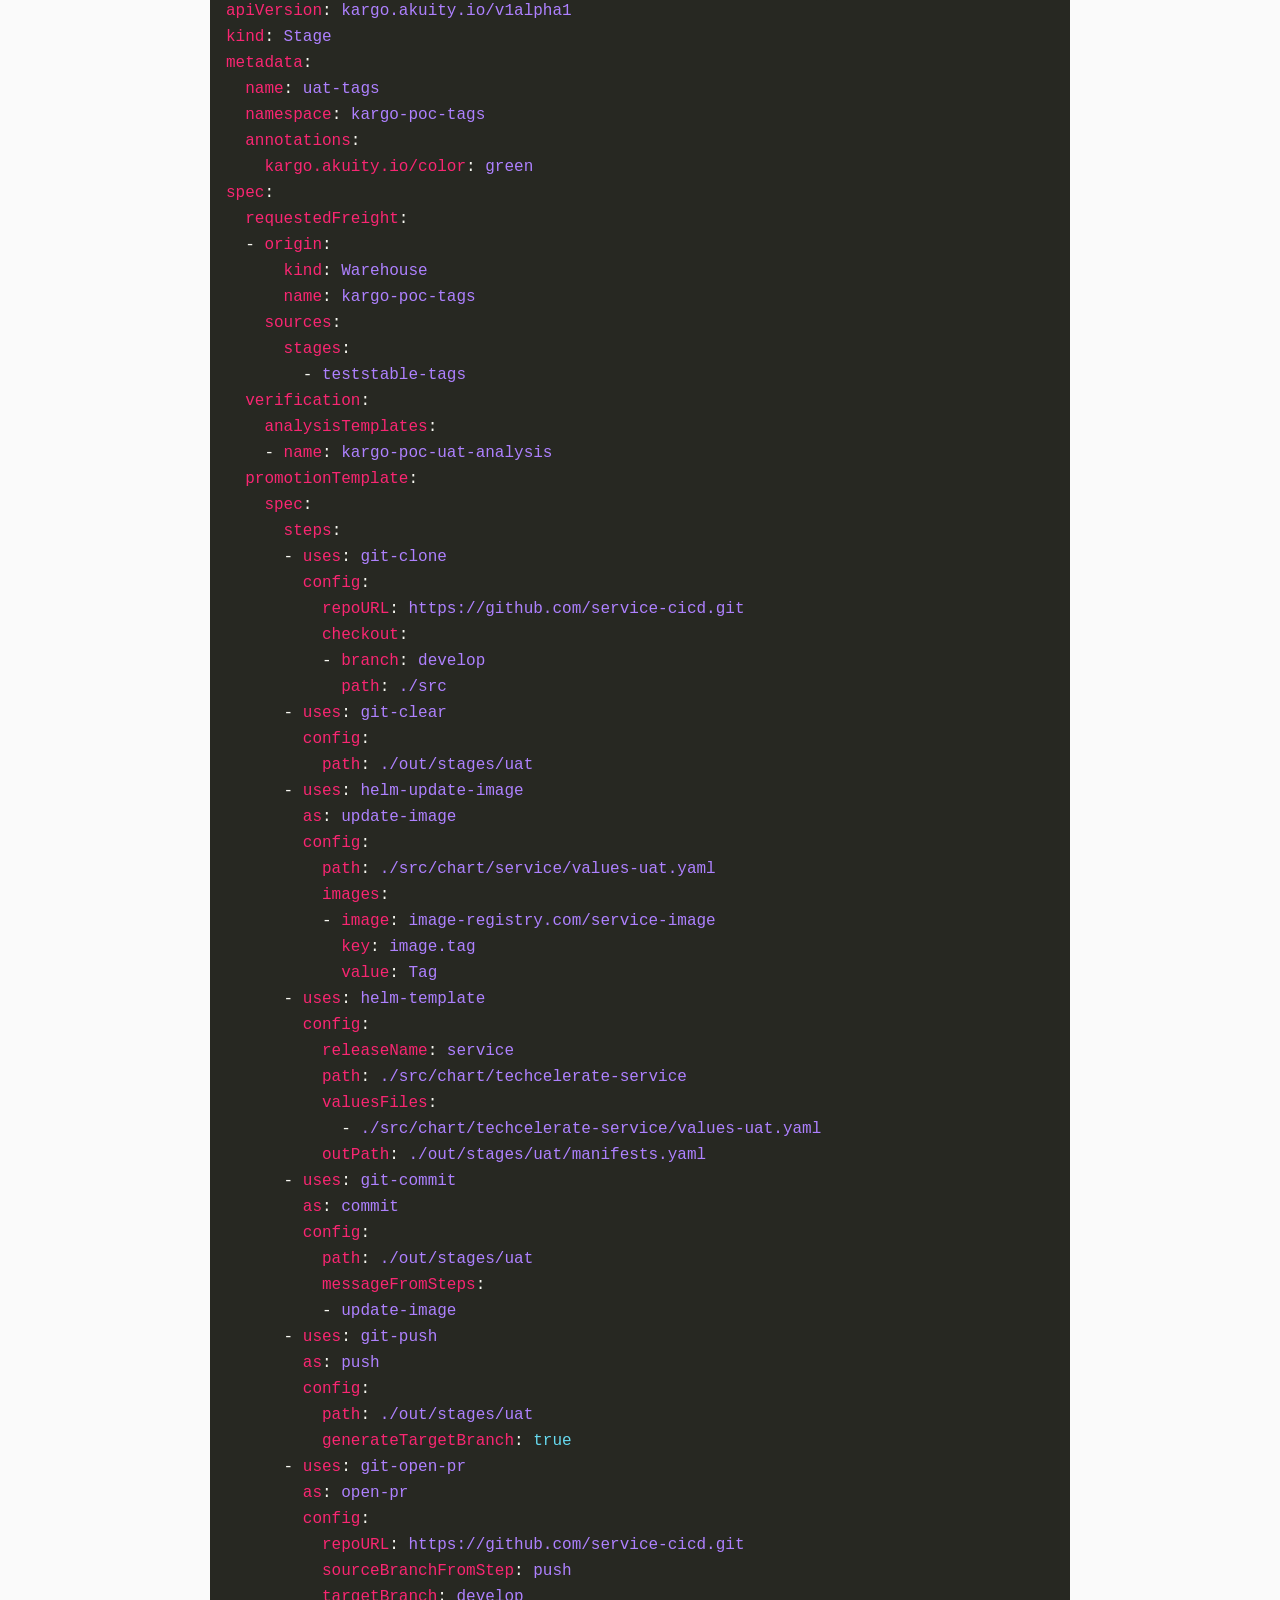
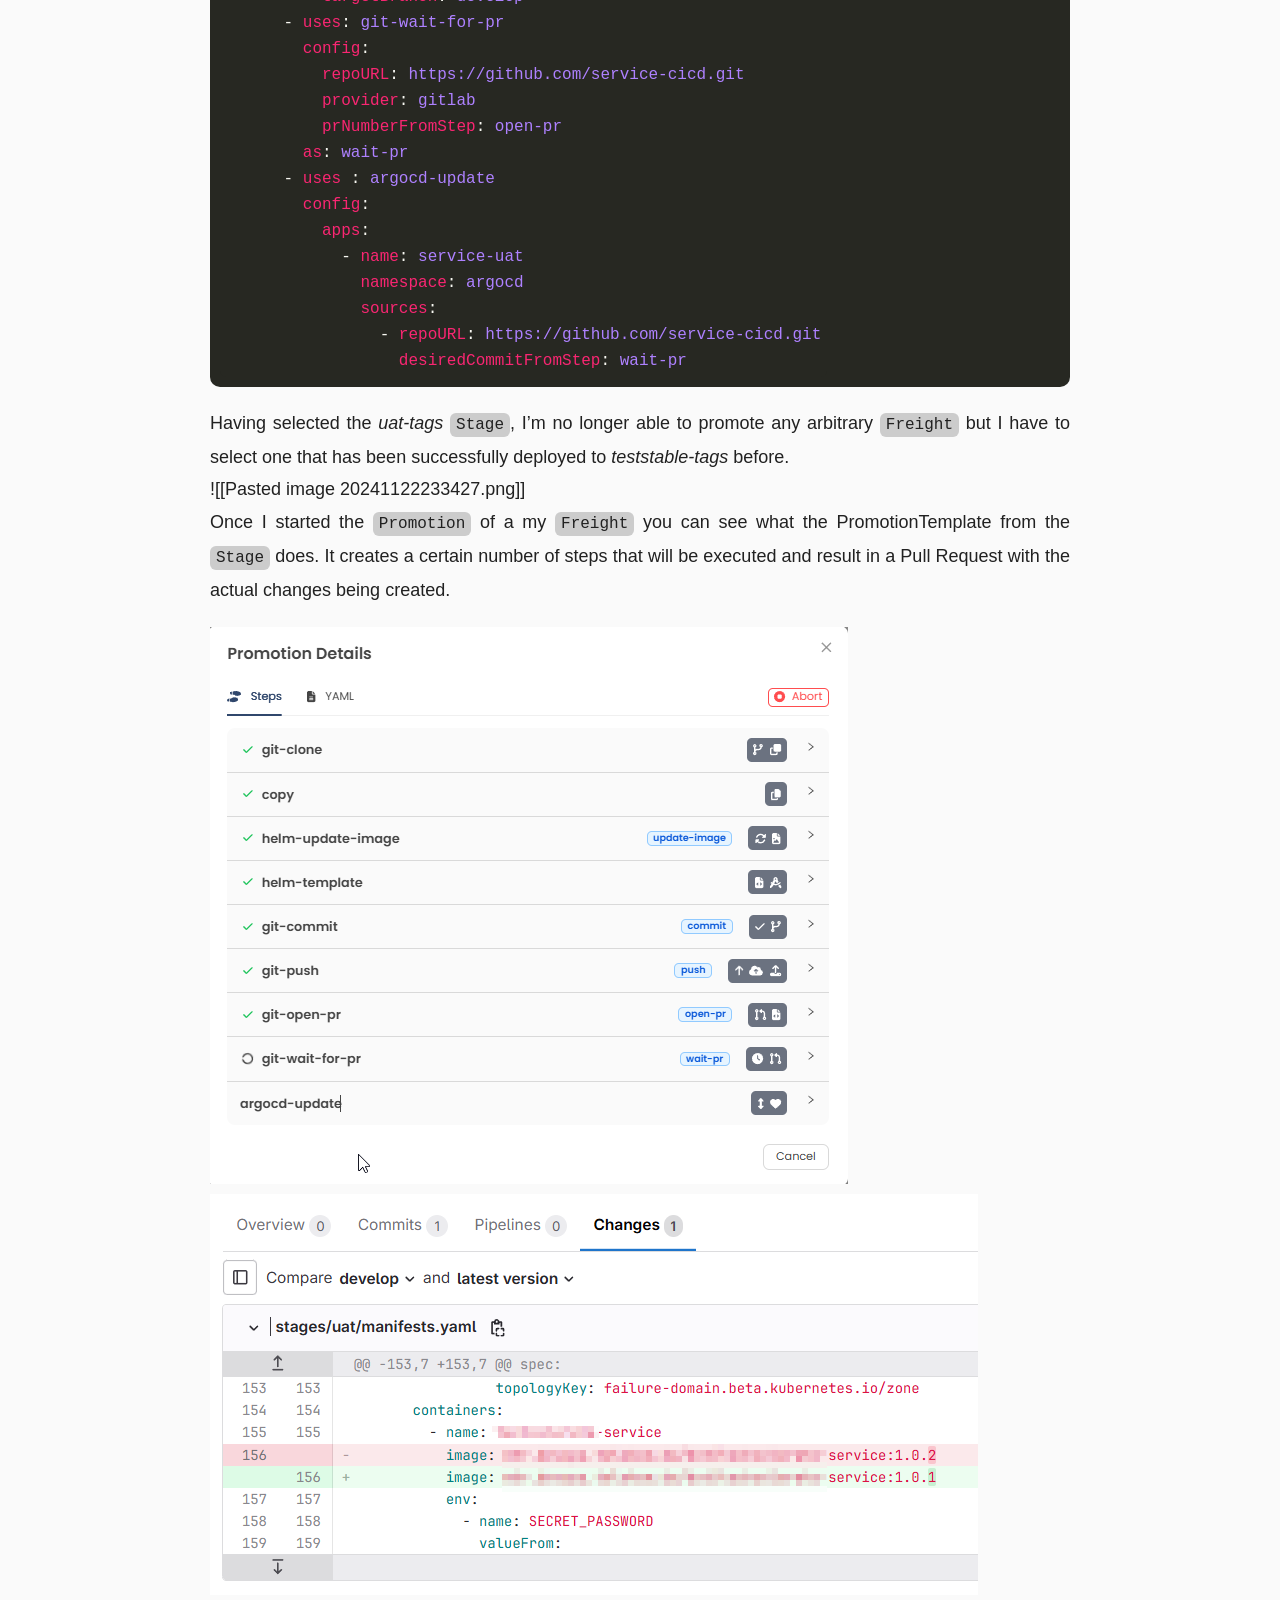
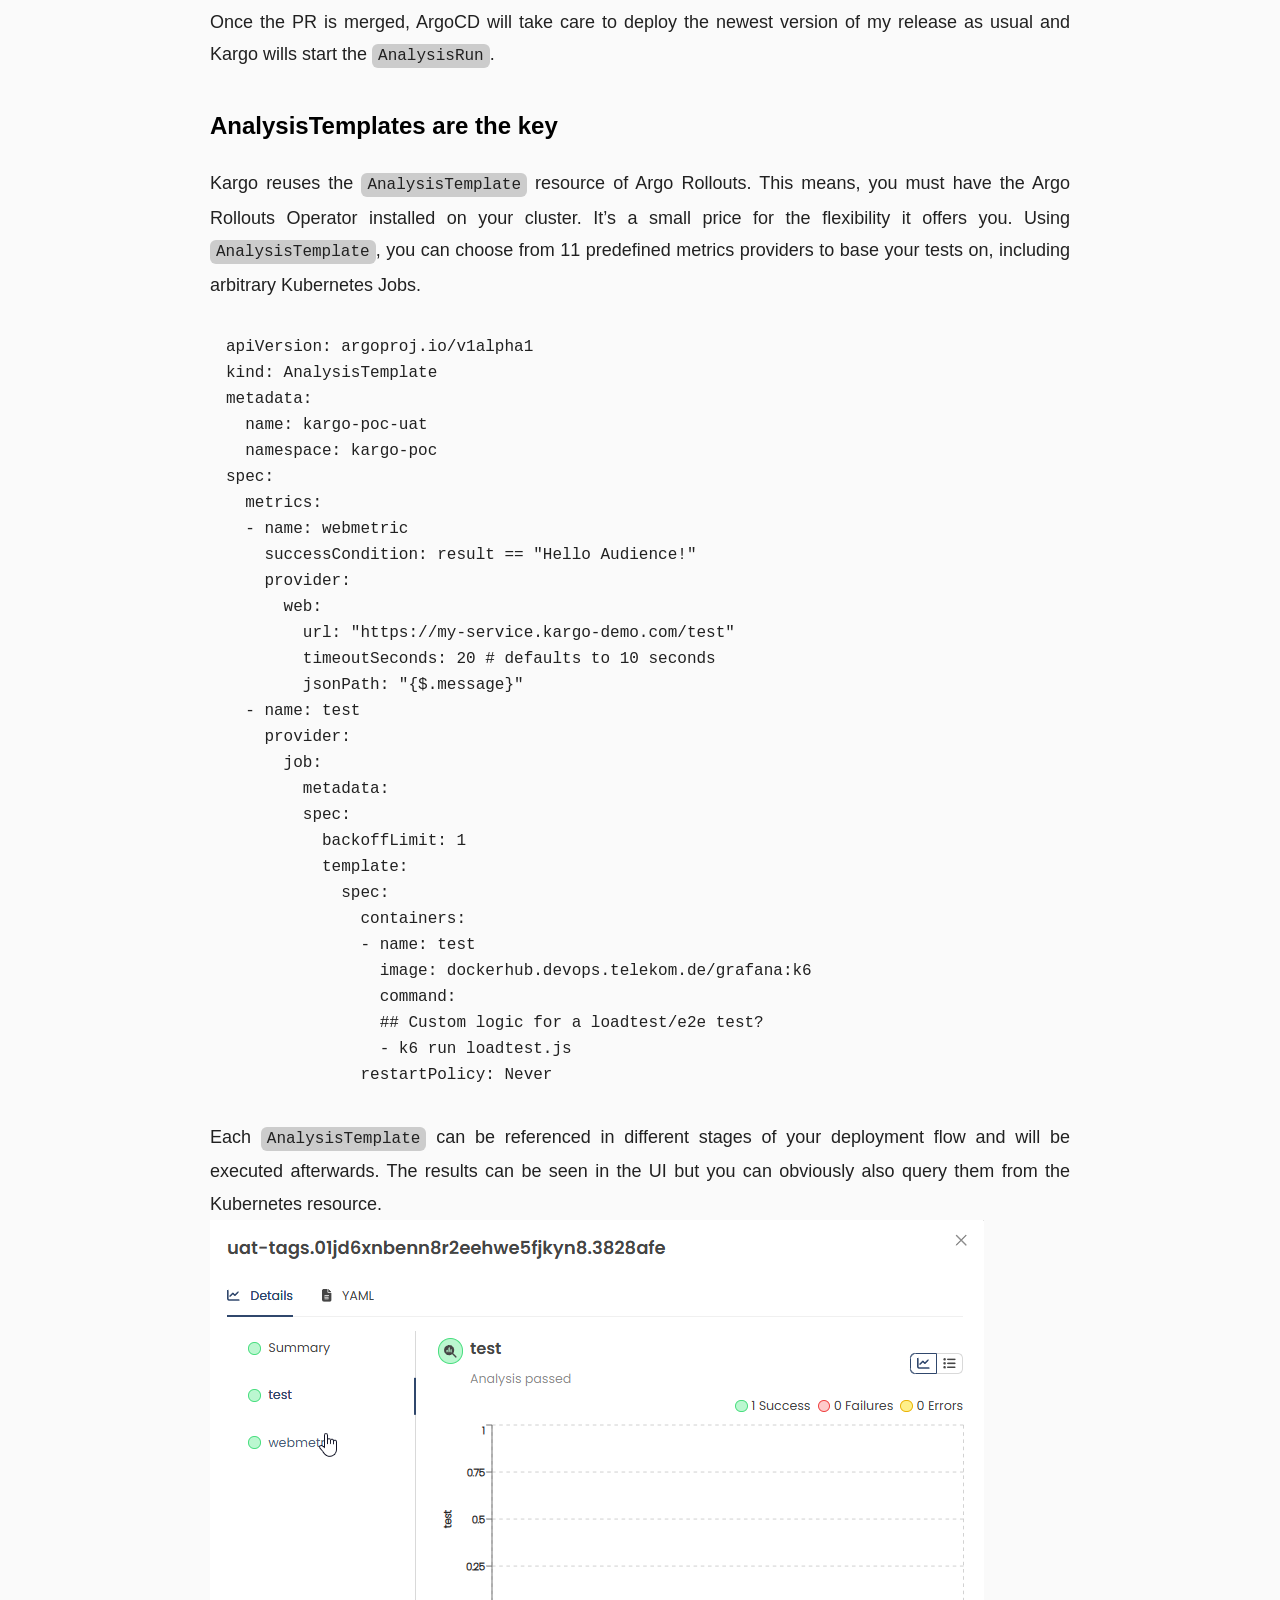
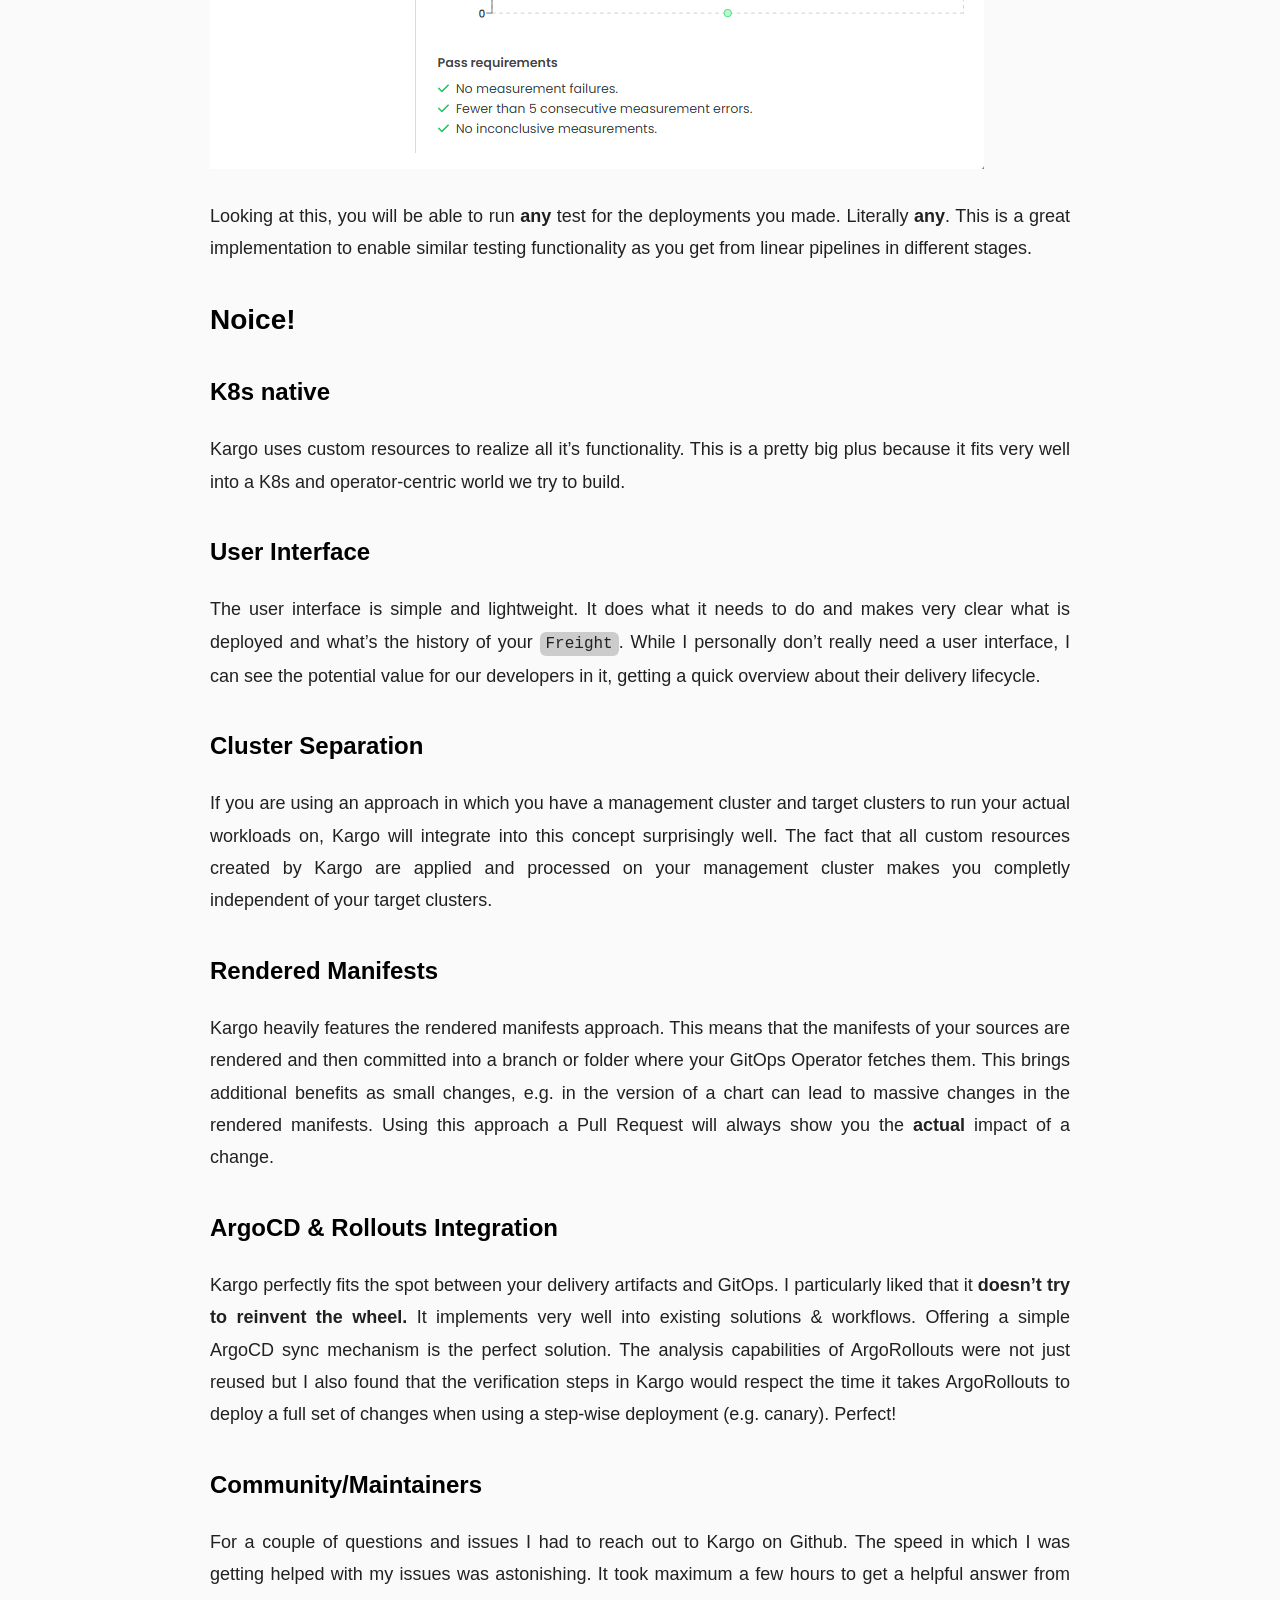
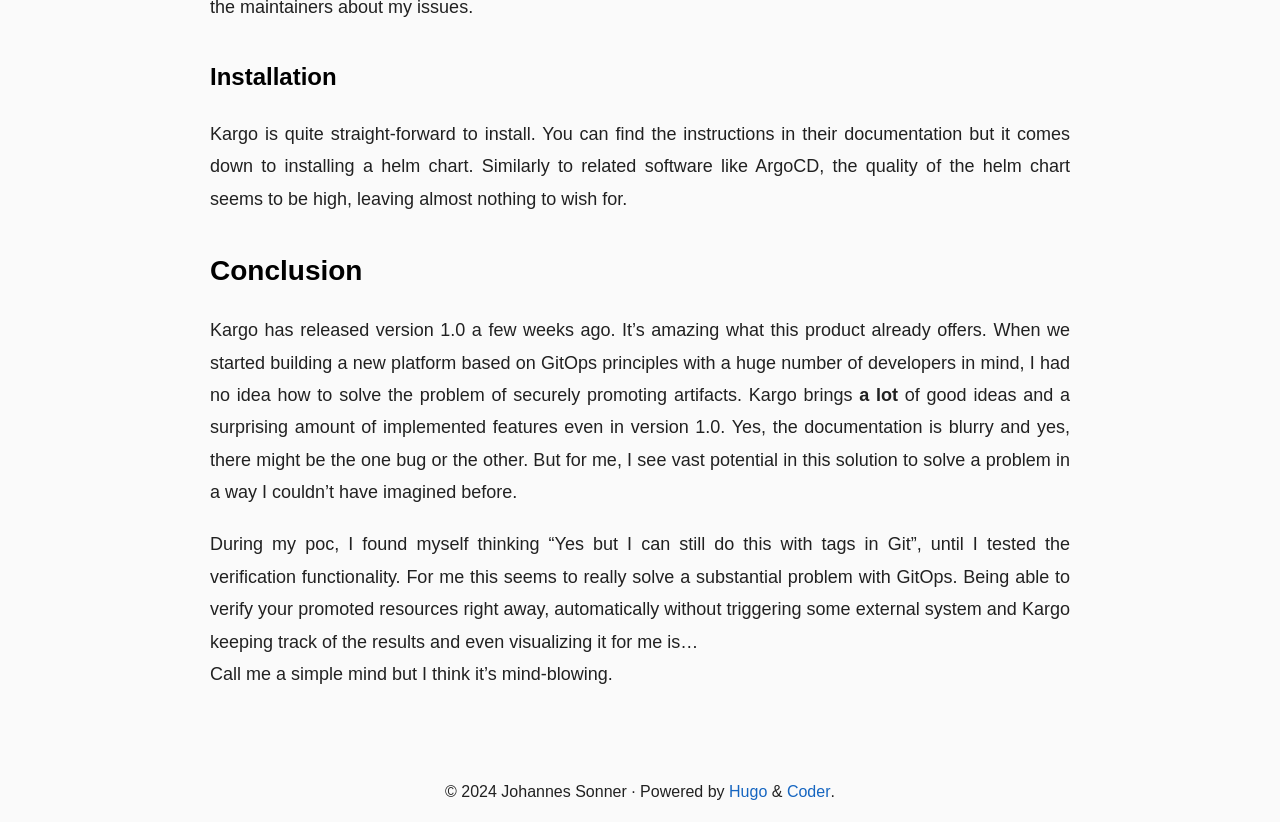
<file: posts/2024-11-23/index.html>
<!doctype html><html lang=en><head><title>· Johannes Sonner (Hightower)
</title><meta charset=utf-8><meta name=viewport content="width=device-width,initial-scale=1"><meta name=color-scheme content="light dark"><meta name=author content="Johannes Sonner"><meta name=description content="GitOps sounds too good to be true. The idea of syncing the state of your systems and applications from a single source of truth in Git feels so natural and intuitive. GitOps offers many advantages, like having a versioned track record of your application. However, as great as this sounds, it&rsquo;s only part of the picture.
In this article, I’ll take you on my journey to discover the missing piece in GitOps and explore a tool that might fill the gap: Kargo."><meta name=keywords content><meta name=twitter:card content="summary"><meta name=twitter:title content="Johannes Sonner (Hightower)"><meta name=twitter:description content="GitOps sounds too good to be true. The idea of syncing the state of your systems and applications from a single source of truth in Git feels so natural and intuitive. GitOps offers many advantages, like having a versioned track record of your application. However, as great as this sounds, it’s only part of the picture.
In this article, I’ll take you on my journey to discover the missing piece in GitOps and explore a tool that might fill the gap: Kargo."><meta property="og:url" content="https://hghtwr.github.io/posts/2024-11-23/"><meta property="og:site_name" content="Johannes Sonner (Hightower)"><meta property="og:title" content="Johannes Sonner (Hightower)"><meta property="og:description" content="GitOps sounds too good to be true. The idea of syncing the state of your systems and applications from a single source of truth in Git feels so natural and intuitive. GitOps offers many advantages, like having a versioned track record of your application. However, as great as this sounds, it’s only part of the picture.
In this article, I’ll take you on my journey to discover the missing piece in GitOps and explore a tool that might fill the gap: Kargo."><meta property="og:locale" content="en"><meta property="og:type" content="article"><meta property="article:section" content="posts"><meta property="article:modified_time" content="2024-11-23T01:05:51+01:00"><link rel=canonical href=https://hghtwr.github.io/posts/2024-11-23/><link rel=preload href=/fonts/fa-brands-400.woff2 as=font type=font/woff2 crossorigin><link rel=preload href=/fonts/fa-regular-400.woff2 as=font type=font/woff2 crossorigin><link rel=preload href=/fonts/fa-solid-900.woff2 as=font type=font/woff2 crossorigin><link rel=stylesheet href=/css/coder.min.aa5ef26fa979d6793724ae2dbd71efa94fd16cb1c5c7db3b6651f21f9892a5fd.css integrity="sha256-ql7yb6l51nk3JK4tvXHvqU/RbLHFx9s7ZlHyH5iSpf0=" crossorigin=anonymous media=screen><link rel=stylesheet href=/css/coder-dark.min.a00e6364bacbc8266ad1cc81230774a1397198f8cfb7bcba29b7d6fcb54ce57f.css integrity="sha256-oA5jZLrLyCZq0cyBIwd0oTlxmPjPt7y6KbfW/LVM5X8=" crossorigin=anonymous media=screen><link rel=icon type=image/svg+xml href=/images/favicon.svg sizes=any><link rel=icon type=image/png href=/images/favicon-32x32.png sizes=32x32><link rel=icon type=image/png href=/images/favicon-16x16.png sizes=16x16><link rel=apple-touch-icon href=/images/apple-touch-icon.png><link rel=apple-touch-icon sizes=180x180 href=/images/apple-touch-icon.png><link rel=manifest href=/site.webmanifest><link rel=mask-icon href=/images/safari-pinned-tab.svg color=#5bbad5></head><body class="preload-transitions colorscheme-auto"><div class=float-container><a id=dark-mode-toggle class=colorscheme-toggle><i class="fa-solid fa-adjust fa-fw" aria-hidden=true></i></a></div><main class=wrapper><nav class=navigation><section class=container><a class=navigation-title href=https://hghtwr.github.io/>Johannes Sonner (Hightower)
</a><input type=checkbox id=menu-toggle>
<label class="menu-button float-right" for=menu-toggle><i class="fa-solid fa-bars fa-fw" aria-hidden=true></i></label><ul class=navigation-list><li class=navigation-item><a class=navigation-link href=/posts/>Blog</a></li><li class=navigation-item><a class=navigation-link href=/pages/about-me/>About</a></li></ul></section></nav><div class=content><section class="container post"><article><header><div class=post-title><h1 class=title><a class=title-link href=https://hghtwr.github.io/posts/2024-11-23/></a></h1></div><div class=post-meta><div class=date><span class=posted-on><i class="fa-solid fa-calendar" aria-hidden=true></i>
<time datetime=0001-01-01T00:00:00Z>January 1, 0001
</time></span><span class=reading-time><i class="fa-solid fa-clock" aria-hidden=true></i>
11-minute read</span></div></div></header><div class=post-content><p>GitOps sounds too good to be true. The idea of syncing the state of your systems and applications from a single source of truth in Git feels so natural and intuitive. GitOps offers many advantages, like having a versioned track record of your application. However, as great as this sounds, it&rsquo;s only part of the picture.</p><p>In this article, I’ll take you on my journey to discover the missing piece in GitOps and explore a tool that might fill the gap: <strong>Kargo</strong>. I’ll describe how I investigated Kargo and how something initially abstract and hard to grasp turned into a tool that left me with great conclusions.</p><h2 id=the-missing-piece>The Missing Piece
<a class=heading-link href=#the-missing-piece><i class="fa-solid fa-link" aria-hidden=true title="Link to heading"></i>
<span class=sr-only>Link to heading</span></a></h2><p>But first, about the problem. GitOps tooling has matured, and the choice of tools often depends on convenience and user needs rather than functionality. A classic GitOps setup might look like the diagram below: you have two repositories—one for your application code and CI configurations, and another for your application manifests (or templates to generate them). A GitOps operator (like ArgoCD) ensures that the cluster&rsquo;s state is synchronized with the desired state defined in your repository.</p><p>For environments, whether logical or physical, you typically separate configurations in your repository. The GitOps operator then points to different branches or folders based on the target environment.</p><p><img alt="GitOps Flow" src=/posts/2024-11-23/gitops.png>
In this example, ArgoCD monitors the <code>develop</code> branch for one environment and the <code>main</code> branch for another. This simplistic view glosses over the complexity of managing multiple environments that applications traverse before reaching production.</p><p>Ultimately, the promotion mechanism in GitOps involves either</p><ul><li>updating the Git repository to reflect the desired state for a specific environment, often through branch merges or updates to designated configuration directories, or</li><li>tagging or marking a specific commit to indicate it as the source of truth for synchronization.</li></ul><p>At its core, it&rsquo;s just a file change or a commit tag in the repository—simple, right?</p><p>This simplicity can be both compelling and dangerous. It might work in small teams or limited scopes, but imagine hundreds of developers working across hundreds of repositories daily, trying to remember which combination of commits has been deployed, tested, and is safe for production.</p><p>Imagine the following scenarios:</p><ul><li>A post-mortem meeting reveals that Laura was on vacation, and Jimmy who usually doesn&rsquo;t takes care of deploying resources accidentally tagged a commit with the wrong feature flags for production.</li><li>An incident call on a Friday night finds Bob mistakenly promoting a database schema change into production due to a mix-up in image tags.</li></ul><blockquote><p><strong>How can we safely promote our applications across environments while maintaining visibility and control? How can we track what gets deployed where, without being constrained by the linear, rigid structure of traditional deployment pipelines?</strong></p></blockquote><h2 id=the-promise>The Promise
<a class=heading-link href=#the-promise><i class="fa-solid fa-link" aria-hidden=true title="Link to heading"></i>
<span class=sr-only>Link to heading</span></a></h2><p><strong>Kargo</strong> promises to fill this gap. It takes a while to wrap your head around but it&rsquo;s worth it. Kargo allows you to define stages, their dependencies, and track delivery artifact combinations (e.g., Helm charts and image tags) across their lifecycle. Additionally, it handles manifest generation and delivery to Git sources.
Kargo provides a user interface where users can assemble combinations of delivery artifacts (called <code>Freight</code>) and easily track what combination is deployed at each stage of their delivery process.</p><p><img alt=UI src=/posts/2024-11-23/ui.png></p><h2 id=but-how>But How?
<a class=heading-link href=#but-how><i class="fa-solid fa-link" aria-hidden=true title="Link to heading"></i>
<span class=sr-only>Link to heading</span></a></h2><p>To do this, Kargo comes with a number of custom resources. I recommend you reading about the <a href=https://docs.kargo.io/concepts#the-basics class=external-link target=_blank rel=noopener>key concepts</a> in the Kargo documentation to learn more about what the custom resources in the picture below do.</p><p><img alt="Kargo Setup" src=/posts/2024-11-23/kargo-setup.png>
Using a <code>Warehouse</code> Kargo creates combinations of versioned artifacts from different sources, called <code>Freight</code>. You can customize <code>Stages</code> that define the order in which <code>Freight</code> must be deployed to different <code>Stages</code>. A <code>Stage</code> is a term for a deployment of the service that fulfills a certain purpose, i.e. a user acceptance test or whatever you like. A <code>Stage</code> defines the mechanisms, by which a <code>Promotion</code> of <code>Freight</code> from a specific <code>Warehouse</code> or a previous <code>Stage</code> can be done.</p><p>Using the steps described in a <code>Stage</code>, a <code>Promotion</code> will execute the necessary actions, e.g. update the image tag in your helm chart to deliver the combination of your helm chart and individual image tag and commit the result back to your desired location in Git either by a direct commit or using a Pull Request in case you want more control about your delivery.</p><p>Last but not least, Kargo allows you to automatically perform <code>AnalysisRuns</code> to assess the health of your promoted resources. This enables you to perform extensive testing of your resources similar as in the good-old CICD pipelines.</p><h3 id=excurse-rendered-manifests-pattern>Excurse: Rendered Manifests Pattern
<a class=heading-link href=#excurse-rendered-manifests-pattern><i class="fa-solid fa-link" aria-hidden=true title="Link to heading"></i>
<span class=sr-only>Link to heading</span></a></h3><p>In the previous paragraphs you learned that Kargo will commit back to your repository. So now, it&rsquo;s time to talk about what and why Kargo commits to your Git.
<img alt="Rendered Manifestes" src=/posts/2024-11-23/rendered-manifests.png></p><p>Kargo emphasizes the <strong>rendered manifests pattern</strong>, which stores pre-rendered manifests directly in your Git repository instead of relying on tools like ArgoCD to render them at runtime.</p><p>Imagine a scenario where you pointed your ArgoCD Application to watch a repository containing a Helm Chart. Under the hood, ArgoCD will execute <code>helm template</code> to create the manifests. A seemingly small commit of a dependency chart in a Pull Request might lead to ArgoCD to create undesired resources in your cluster and you will not be able to tell upfront from by looking at your sources. Storing the rendered manifests in Git allows for full transparency of your desired state within Git.</p><p>Usually, you either store your rendered manifests in separate branches per environment or in different folders within a branch. In both cases, a separate destination for your manifests will also avoid conflicts on your branches.</p><p>If you want to learn more about this pattern, I&rsquo;d recommend to check this <a href=https://akuity.io/blog/the-rendered-manifests-pattern class=external-link target=_blank rel=noopener>article by Akuity</a>.</p><h3 id=warehouses--freight>Warehouses & Freight
<a class=heading-link href=#warehouses--freight><i class="fa-solid fa-link" aria-hidden=true title="Link to heading"></i>
<span class=sr-only>Link to heading</span></a></h3><p>To achieve this, you create a <code>warehouse</code> resource in which you define the repositories to watch. In case Kargo recognizes a new commit or tag in the repositories, it will offer you to bundle it in a unique combination of your artifacts called <code>Freight</code>.</p><div class=highlight><pre tabindex=0 style=color:#f8f8f2;background-color:#272822;-moz-tab-size:4;-o-tab-size:4;tab-size:4><code class=language-yaml data-lang=yaml><span style=display:flex><span><span style=color:#f92672>apiVersion</span>: <span style=color:#ae81ff>kargo.akuity.io/v1alpha1</span>
</span></span><span style=display:flex><span><span style=color:#f92672>kind</span>: <span style=color:#ae81ff>Warehouse</span>
</span></span><span style=display:flex><span><span style=color:#f92672>metadata</span>:
</span></span><span style=display:flex><span>  <span style=color:#f92672>name</span>: <span style=color:#ae81ff>kargo-poc</span>
</span></span><span style=display:flex><span>  <span style=color:#f92672>namespace</span>: <span style=color:#ae81ff>kargo-poc</span>
</span></span><span style=display:flex><span><span style=color:#f92672>spec</span>:
</span></span><span style=display:flex><span>  <span style=color:#f92672>interval</span>: <span style=color:#ae81ff>10s</span>
</span></span><span style=display:flex><span>  <span style=color:#f92672>subscriptions</span>:
</span></span><span style=display:flex><span>  - <span style=color:#f92672>image</span>:
</span></span><span style=display:flex><span>      <span style=color:#f92672>repoURL</span>: <span style=color:#ae81ff>registry.com/service-image:1.0.0</span>
</span></span><span style=display:flex><span>      <span style=color:#f92672>discoveryLimit</span>: <span style=color:#ae81ff>5</span>
</span></span><span style=display:flex><span>      <span style=color:#f92672>imageSelectionStrategy</span>: <span style=color:#ae81ff>SemVer</span>
</span></span><span style=display:flex><span>  - <span style=color:#f92672>git</span>:
</span></span><span style=display:flex><span>      <span style=color:#f92672>repoURL</span>: <span style=color:#ae81ff>https://github.com/service-cicd.git</span>
</span></span><span style=display:flex><span>      <span style=color:#f92672>commitSelectionStrategy</span>: <span style=color:#ae81ff>SemVer</span>
</span></span><span style=display:flex><span>      <span style=color:#f92672>strictSemvers</span>: <span style=color:#66d9ef>false</span>
</span></span></code></pre></div><p>Therefore, a <code>Freight</code> is a unique combination of references to one or more versioned artifacts from a warehouse.</p><p>Kargo lets you decide if you want it to create <code>Freight</code> from each commit or tag it identifies or only from tags using Semantic Versioning.</p><h3 id=stages>Stages
<a class=heading-link href=#stages><i class="fa-solid fa-link" aria-hidden=true title="Link to heading"></i>
<span class=sr-only>Link to heading</span></a></h3><p>A <code>Stage</code> let&rsquo;s you define what kind of input you allow (either from a previous <code>Stage</code> or a <code>Warehouse</code>). Looking at the <code>Stage</code> below, you can see it accepts <code>Freight</code> from the a <code>Warehouse </code>called <code>kargo-poc</code> and requires it to come from a previous <code>Stage</code> called <em>teststable-tags</em>.</p><div class=highlight><pre tabindex=0 style=color:#f8f8f2;background-color:#272822;-moz-tab-size:4;-o-tab-size:4;tab-size:4><code class=language-yaml data-lang=yaml><span style=display:flex><span><span style=color:#f92672>apiVersion</span>: <span style=color:#ae81ff>kargo.akuity.io/v1alpha1</span>
</span></span><span style=display:flex><span><span style=color:#f92672>kind</span>: <span style=color:#ae81ff>Stage</span>
</span></span><span style=display:flex><span><span style=color:#f92672>metadata</span>:
</span></span><span style=display:flex><span>  <span style=color:#f92672>name</span>: <span style=color:#ae81ff>uat-tags</span>
</span></span><span style=display:flex><span>  <span style=color:#f92672>namespace</span>: <span style=color:#ae81ff>kargo-poc-tags</span>
</span></span><span style=display:flex><span>  <span style=color:#f92672>annotations</span>:
</span></span><span style=display:flex><span>    <span style=color:#f92672>kargo.akuity.io/color</span>: <span style=color:#ae81ff>green</span>
</span></span><span style=display:flex><span><span style=color:#f92672>spec</span>:
</span></span><span style=display:flex><span>  <span style=color:#f92672>requestedFreight</span>:
</span></span><span style=display:flex><span>  - <span style=color:#f92672>origin</span>:
</span></span><span style=display:flex><span>      <span style=color:#f92672>kind</span>: <span style=color:#ae81ff>Warehouse</span>
</span></span><span style=display:flex><span>      <span style=color:#f92672>name</span>: <span style=color:#ae81ff>kargo-poc-tags</span>
</span></span><span style=display:flex><span>    <span style=color:#f92672>sources</span>:
</span></span><span style=display:flex><span>      <span style=color:#f92672>stages</span>:
</span></span><span style=display:flex><span>        - <span style=color:#ae81ff>teststable-tags</span>
</span></span><span style=display:flex><span>  <span style=color:#f92672>verification</span>:
</span></span><span style=display:flex><span>    <span style=color:#f92672>analysisTemplates</span>:
</span></span><span style=display:flex><span>    - <span style=color:#f92672>name</span>: <span style=color:#ae81ff>kargo-poc-uat-analysis</span>
</span></span><span style=display:flex><span>  <span style=color:#f92672>promotionTemplate</span>:
</span></span><span style=display:flex><span>    <span style=color:#f92672>spec</span>:
</span></span><span style=display:flex><span>      <span style=color:#f92672>steps</span>:
</span></span><span style=display:flex><span>      - <span style=color:#f92672>uses</span>: <span style=color:#ae81ff>git-clone</span>
</span></span><span style=display:flex><span>        <span style=color:#f92672>config</span>:
</span></span><span style=display:flex><span>          <span style=color:#f92672>repoURL</span>: <span style=color:#ae81ff>https://github.com/service-cicd.git</span>
</span></span><span style=display:flex><span>          <span style=color:#f92672>checkout</span>:
</span></span><span style=display:flex><span>          - <span style=color:#f92672>branch</span>: <span style=color:#ae81ff>develop</span>
</span></span><span style=display:flex><span>            <span style=color:#f92672>path</span>: <span style=color:#ae81ff>./src</span>
</span></span><span style=display:flex><span>      - <span style=color:#f92672>uses</span>: <span style=color:#ae81ff>git-clear</span>
</span></span><span style=display:flex><span>        <span style=color:#f92672>config</span>:
</span></span><span style=display:flex><span>          <span style=color:#f92672>path</span>: <span style=color:#ae81ff>./out/stages/uat</span>
</span></span><span style=display:flex><span>      - <span style=color:#f92672>uses</span>: <span style=color:#ae81ff>helm-update-image</span>
</span></span><span style=display:flex><span>        <span style=color:#f92672>as</span>: <span style=color:#ae81ff>update-image</span>
</span></span><span style=display:flex><span>        <span style=color:#f92672>config</span>:
</span></span><span style=display:flex><span>          <span style=color:#f92672>path</span>: <span style=color:#ae81ff>./src/chart/service/values-uat.yaml</span>
</span></span><span style=display:flex><span>          <span style=color:#f92672>images</span>:
</span></span><span style=display:flex><span>          - <span style=color:#f92672>image</span>: <span style=color:#ae81ff>image-registry.com/service-image</span>
</span></span><span style=display:flex><span>            <span style=color:#f92672>key</span>: <span style=color:#ae81ff>image.tag</span>
</span></span><span style=display:flex><span>            <span style=color:#f92672>value</span>: <span style=color:#ae81ff>Tag</span>
</span></span><span style=display:flex><span>      - <span style=color:#f92672>uses</span>: <span style=color:#ae81ff>helm-template</span>
</span></span><span style=display:flex><span>        <span style=color:#f92672>config</span>:
</span></span><span style=display:flex><span>          <span style=color:#f92672>releaseName</span>: <span style=color:#ae81ff>service</span>
</span></span><span style=display:flex><span>          <span style=color:#f92672>path</span>: <span style=color:#ae81ff>./src/chart/techcelerate-service</span>
</span></span><span style=display:flex><span>          <span style=color:#f92672>valuesFiles</span>:
</span></span><span style=display:flex><span>            - <span style=color:#ae81ff>./src/chart/techcelerate-service/values-uat.yaml</span>
</span></span><span style=display:flex><span>          <span style=color:#f92672>outPath</span>: <span style=color:#ae81ff>./out/stages/uat/manifests.yaml</span>
</span></span><span style=display:flex><span>      - <span style=color:#f92672>uses</span>: <span style=color:#ae81ff>git-commit</span>
</span></span><span style=display:flex><span>        <span style=color:#f92672>as</span>: <span style=color:#ae81ff>commit</span>
</span></span><span style=display:flex><span>        <span style=color:#f92672>config</span>:
</span></span><span style=display:flex><span>          <span style=color:#f92672>path</span>: <span style=color:#ae81ff>./out/stages/uat</span>
</span></span><span style=display:flex><span>          <span style=color:#f92672>messageFromSteps</span>:
</span></span><span style=display:flex><span>          - <span style=color:#ae81ff>update-image</span>
</span></span><span style=display:flex><span>      - <span style=color:#f92672>uses</span>: <span style=color:#ae81ff>git-push</span>
</span></span><span style=display:flex><span>        <span style=color:#f92672>as</span>: <span style=color:#ae81ff>push</span>
</span></span><span style=display:flex><span>        <span style=color:#f92672>config</span>:
</span></span><span style=display:flex><span>          <span style=color:#f92672>path</span>: <span style=color:#ae81ff>./out/stages/uat</span>
</span></span><span style=display:flex><span>          <span style=color:#f92672>generateTargetBranch</span>: <span style=color:#66d9ef>true</span>
</span></span><span style=display:flex><span>      - <span style=color:#f92672>uses</span>: <span style=color:#ae81ff>git-open-pr</span>
</span></span><span style=display:flex><span>        <span style=color:#f92672>as</span>: <span style=color:#ae81ff>open-pr</span>
</span></span><span style=display:flex><span>        <span style=color:#f92672>config</span>:
</span></span><span style=display:flex><span>          <span style=color:#f92672>repoURL</span>: <span style=color:#ae81ff>https://github.com/service-cicd.git</span>
</span></span><span style=display:flex><span>          <span style=color:#f92672>sourceBranchFromStep</span>: <span style=color:#ae81ff>push</span>
</span></span><span style=display:flex><span>          <span style=color:#f92672>targetBranch</span>: <span style=color:#ae81ff>develop</span>
</span></span><span style=display:flex><span>      - <span style=color:#f92672>uses</span>: <span style=color:#ae81ff>git-wait-for-pr</span>
</span></span><span style=display:flex><span>        <span style=color:#f92672>config</span>:
</span></span><span style=display:flex><span>          <span style=color:#f92672>repoURL</span>: <span style=color:#ae81ff>https://github.com/service-cicd.git</span>
</span></span><span style=display:flex><span>          <span style=color:#f92672>provider</span>: <span style=color:#ae81ff>gitlab</span>
</span></span><span style=display:flex><span>          <span style=color:#f92672>prNumberFromStep</span>: <span style=color:#ae81ff>open-pr</span>
</span></span><span style=display:flex><span>        <span style=color:#f92672>as</span>: <span style=color:#ae81ff>wait-pr</span>
</span></span><span style=display:flex><span>      - <span style=color:#f92672>uses </span>: <span style=color:#ae81ff>argocd-update</span>
</span></span><span style=display:flex><span>        <span style=color:#f92672>config</span>:
</span></span><span style=display:flex><span>          <span style=color:#f92672>apps</span>:
</span></span><span style=display:flex><span>            - <span style=color:#f92672>name</span>: <span style=color:#ae81ff>service-uat</span>
</span></span><span style=display:flex><span>              <span style=color:#f92672>namespace</span>: <span style=color:#ae81ff>argocd</span>
</span></span><span style=display:flex><span>              <span style=color:#f92672>sources</span>:
</span></span><span style=display:flex><span>                - <span style=color:#f92672>repoURL</span>: <span style=color:#ae81ff>https://github.com/service-cicd.git</span>
</span></span><span style=display:flex><span>                  <span style=color:#f92672>desiredCommitFromStep</span>: <span style=color:#ae81ff>wait-pr</span>
</span></span></code></pre></div><p>Having selected the <em>uat-tags</em> <code>Stage</code>, I&rsquo;m no longer able to promote any arbitrary <code>Freight</code> but I have to select one that has been successfully deployed to <em>teststable-tags</em> before.
![[Pasted image 20241122233427.png]]
Once I started the <code>Promotion</code> of a my <code>Freight</code> you can see what the PromotionTemplate from the <code>Stage</code> does. It creates a certain number of steps that will be executed and result in a Pull Request with the actual changes being created.</p><p><img alt="Stage Steps" src=/posts/2024-11-23/stage-steps.png>
<img alt="Pull Request" src=/posts/2024-11-23/pull-request.png>
Once the PR is merged, ArgoCD will take care to deploy the newest version of my release as usual and Kargo wills start the <code>AnalysisRun</code>.</p><h3 id=analysistemplates-are-the-key>AnalysisTemplates are the key
<a class=heading-link href=#analysistemplates-are-the-key><i class="fa-solid fa-link" aria-hidden=true title="Link to heading"></i>
<span class=sr-only>Link to heading</span></a></h3><p>Kargo reuses the <code>AnalysisTemplate</code> resource of Argo Rollouts. This means, you must have the Argo Rollouts Operator installed on your cluster. It&rsquo;s a small price for the flexibility it offers you. Using <code>AnalysisTemplate</code>, you can choose from 11 predefined metrics providers to base your tests on, including arbitrary Kubernetes Jobs.</p><pre tabindex=0><code>apiVersion: argoproj.io/v1alpha1
kind: AnalysisTemplate
metadata:
  name: kargo-poc-uat
  namespace: kargo-poc
spec:
  metrics:
  - name: webmetric
    successCondition: result == &#34;Hello Audience!&#34;
    provider:
      web:
        url: &#34;https://my-service.kargo-demo.com/test&#34;
        timeoutSeconds: 20 # defaults to 10 seconds
        jsonPath: &#34;{$.message}&#34;
  - name: test
    provider:
      job:
        metadata:
        spec:
          backoffLimit: 1
          template:
            spec:
              containers:
              - name: test
                image: dockerhub.devops.telekom.de/grafana:k6
                command:
                ## Custom logic for a loadtest/e2e test?
                - k6 run loadtest.js
              restartPolicy: Never
</code></pre><p>Each <code>AnalysisTemplate</code> can be referenced in different stages of your deployment flow and will be executed afterwards. The results can be seen in the UI but you can obviously also query them from the Kubernetes resource.
<img alt=AnalysisRun src=/posts/2024-11-23/analysisrun.png></p><p>Looking at this, you will be able to run <strong>any</strong> test for the deployments you made. Literally <strong>any</strong>. This is a great implementation to enable similar testing functionality as you get from linear pipelines in different stages.</p><h2 id=noice>Noice!
<a class=heading-link href=#noice><i class="fa-solid fa-link" aria-hidden=true title="Link to heading"></i>
<span class=sr-only>Link to heading</span></a></h2><h3 id=k8s-native>K8s native
<a class=heading-link href=#k8s-native><i class="fa-solid fa-link" aria-hidden=true title="Link to heading"></i>
<span class=sr-only>Link to heading</span></a></h3><p>Kargo uses custom resources to realize all it&rsquo;s functionality. This is a pretty big plus because it fits very well into a K8s and operator-centric world we try to build.</p><h3 id=user-interface>User Interface
<a class=heading-link href=#user-interface><i class="fa-solid fa-link" aria-hidden=true title="Link to heading"></i>
<span class=sr-only>Link to heading</span></a></h3><p>The user interface is simple and lightweight. It does what it needs to do and makes very clear what is deployed and what&rsquo;s the history of your <code>Freight</code>. While I personally don&rsquo;t really need a user interface, I can see the potential value for our developers in it, getting a quick overview about their delivery lifecycle.</p><h3 id=cluster-separation>Cluster Separation
<a class=heading-link href=#cluster-separation><i class="fa-solid fa-link" aria-hidden=true title="Link to heading"></i>
<span class=sr-only>Link to heading</span></a></h3><p>If you are using an approach in which you have a management cluster and target clusters to run your actual workloads on, Kargo will integrate into this concept surprisingly well. The fact that all custom resources created by Kargo are applied and processed on your management cluster makes you completly independent of your target clusters.</p><h3 id=rendered-manifests>Rendered Manifests
<a class=heading-link href=#rendered-manifests><i class="fa-solid fa-link" aria-hidden=true title="Link to heading"></i>
<span class=sr-only>Link to heading</span></a></h3><p>Kargo heavily features the rendered manifests approach. This means that the manifests of your sources are rendered and then committed into a branch or folder where your GitOps Operator fetches them. This brings additional benefits as small changes, e.g. in the version of a chart can lead to massive changes in the rendered manifests. Using this approach a Pull Request will always show you the <strong>actual</strong> impact of a change.</p><h3 id=argocd--rollouts-integration>ArgoCD & Rollouts Integration
<a class=heading-link href=#argocd--rollouts-integration><i class="fa-solid fa-link" aria-hidden=true title="Link to heading"></i>
<span class=sr-only>Link to heading</span></a></h3><p>Kargo perfectly fits the spot between your delivery artifacts and GitOps. I particularly liked that it <strong>doesn&rsquo;t try to reinvent the wheel.</strong> It implements very well into existing solutions & workflows. Offering a simple ArgoCD sync mechanism is the perfect solution. The analysis capabilities of ArgoRollouts were not just reused but I also found that the verification steps in Kargo would respect the time it takes ArgoRollouts to deploy a full set of changes when using a step-wise deployment (e.g. canary). Perfect!</p><h3 id=communitymaintainers>Community/Maintainers
<a class=heading-link href=#communitymaintainers><i class="fa-solid fa-link" aria-hidden=true title="Link to heading"></i>
<span class=sr-only>Link to heading</span></a></h3><p>For a couple of questions and issues I had to reach out to Kargo on Github. The speed in which I was getting helped with my issues was astonishing. It took maximum a few hours to get a helpful answer from the maintainers about my issues.</p><h3 id=installation>Installation
<a class=heading-link href=#installation><i class="fa-solid fa-link" aria-hidden=true title="Link to heading"></i>
<span class=sr-only>Link to heading</span></a></h3><p>Kargo is quite straight-forward to install. You can find the instructions in their documentation but it comes down to installing a helm chart. Similarly to related software like ArgoCD, the quality of the helm chart seems to be high, leaving almost nothing to wish for.</p><h2 id=conclusion>Conclusion
<a class=heading-link href=#conclusion><i class="fa-solid fa-link" aria-hidden=true title="Link to heading"></i>
<span class=sr-only>Link to heading</span></a></h2><p>Kargo has released version 1.0 a few weeks ago. It&rsquo;s amazing what this product already offers. When we started building a new platform based on GitOps principles with a huge number of developers in mind, I had no idea how to solve the problem of securely promoting artifacts. Kargo brings <strong>a lot</strong> of good ideas and a surprising amount of implemented features even in version 1.0. Yes, the documentation is blurry and yes, there might be the one bug or the other. But for me, I see vast potential in this solution to solve a problem in a way I couldn&rsquo;t have imagined before.</p><p>During my poc, I found myself thinking &ldquo;Yes but I can still do this with tags in Git&rdquo;, until I tested the verification functionality. For me this seems to really solve a substantial problem with GitOps. Being able to verify your promoted resources right away, automatically without triggering some external system and Kargo keeping track of the results and even visualizing it for me is&mldr;
Call me a simple mind but I think it&rsquo;s mind-blowing.</p></div><footer></footer></article></section></div><footer class=footer><section class=container>©
2024
Johannes Sonner
·
Powered by <a href=https://gohugo.io/ target=_blank rel=noopener>Hugo</a> & <a href=https://github.com/luizdepra/hugo-coder/ target=_blank rel=noopener>Coder</a>.</section></footer></main><script src=/js/coder.min.6ae284be93d2d19dad1f02b0039508d9aab3180a12a06dcc71b0b0ef7825a317.js integrity="sha256-auKEvpPS0Z2tHwKwA5UI2aqzGAoSoG3McbCw73gloxc="></script><script async src="https://www.googletagmanager.com/gtag/js?id=G-8QE7N3YHJ3"></script><script>window.dataLayer=window.dataLayer||[];function gtag(){dataLayer.push(arguments)}gtag("js",new Date),gtag("config","G-8QE7N3YHJ3")</script></body></html>
</file>
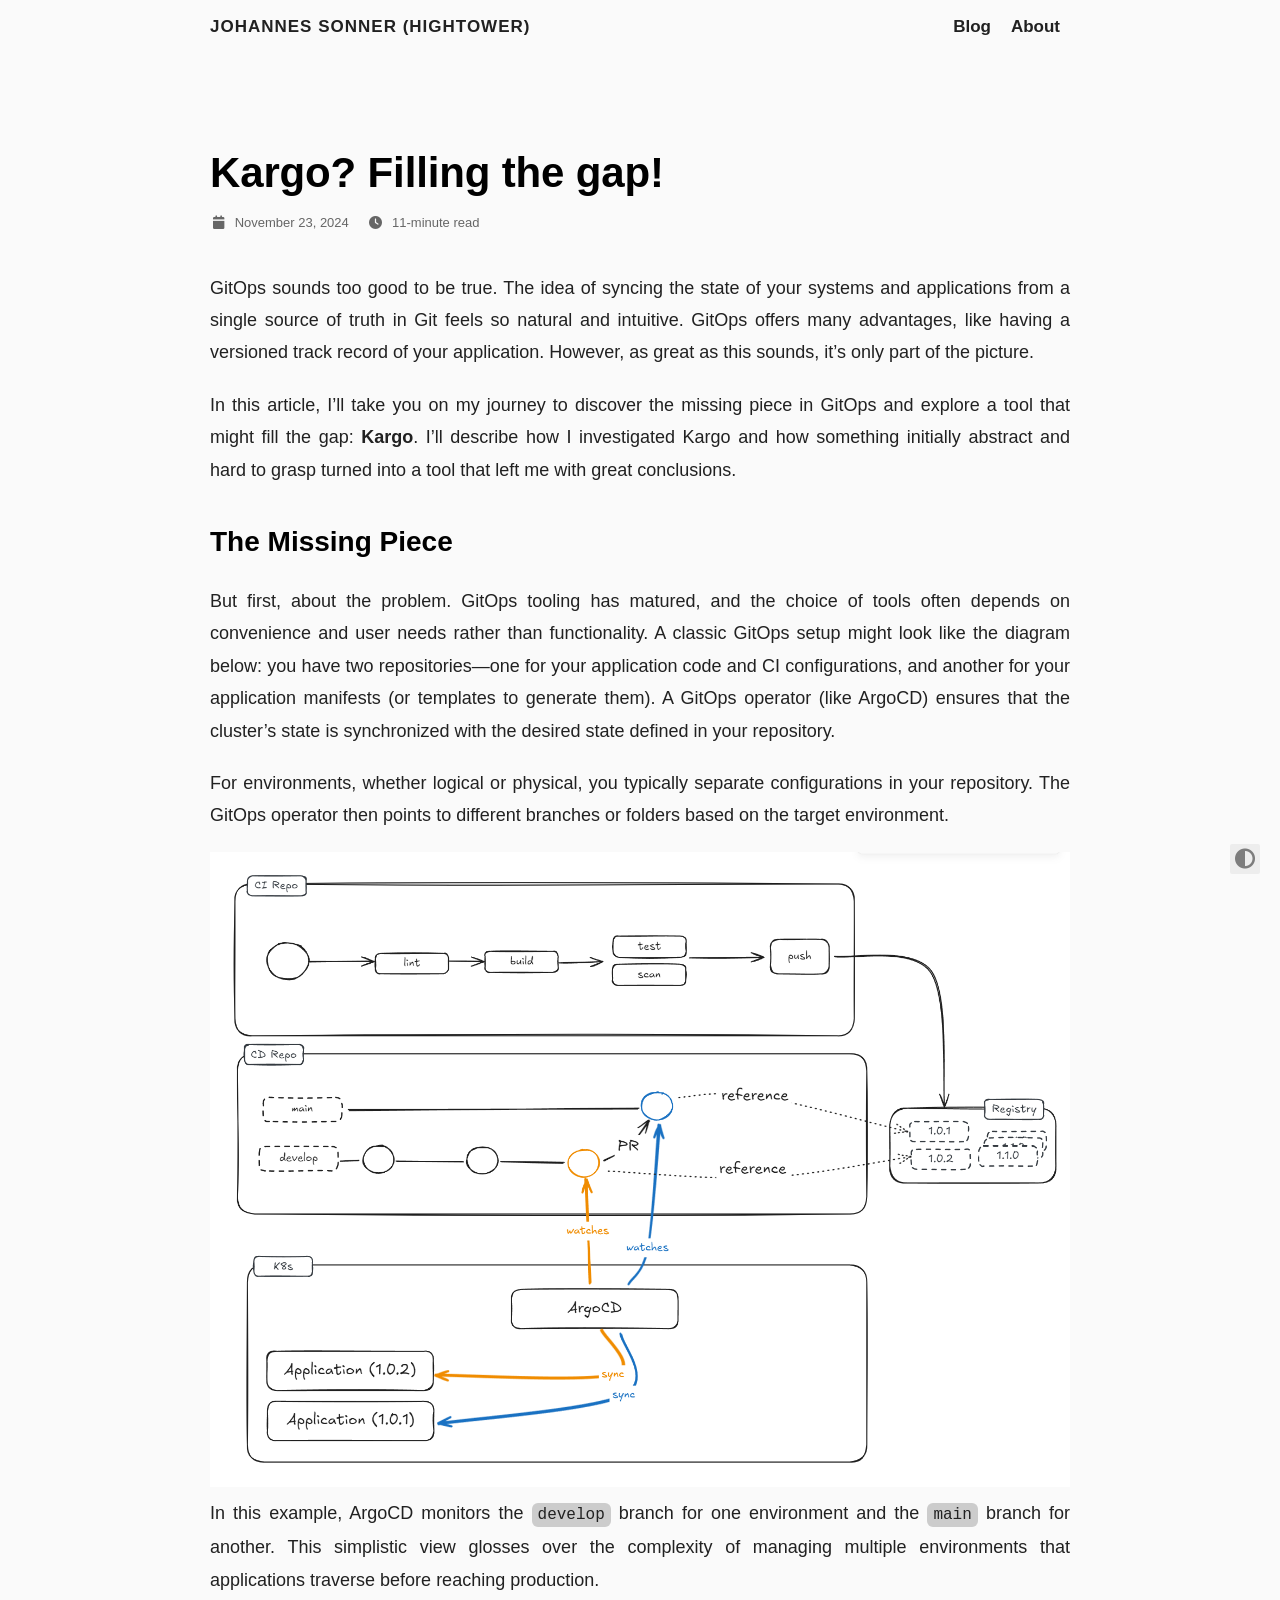
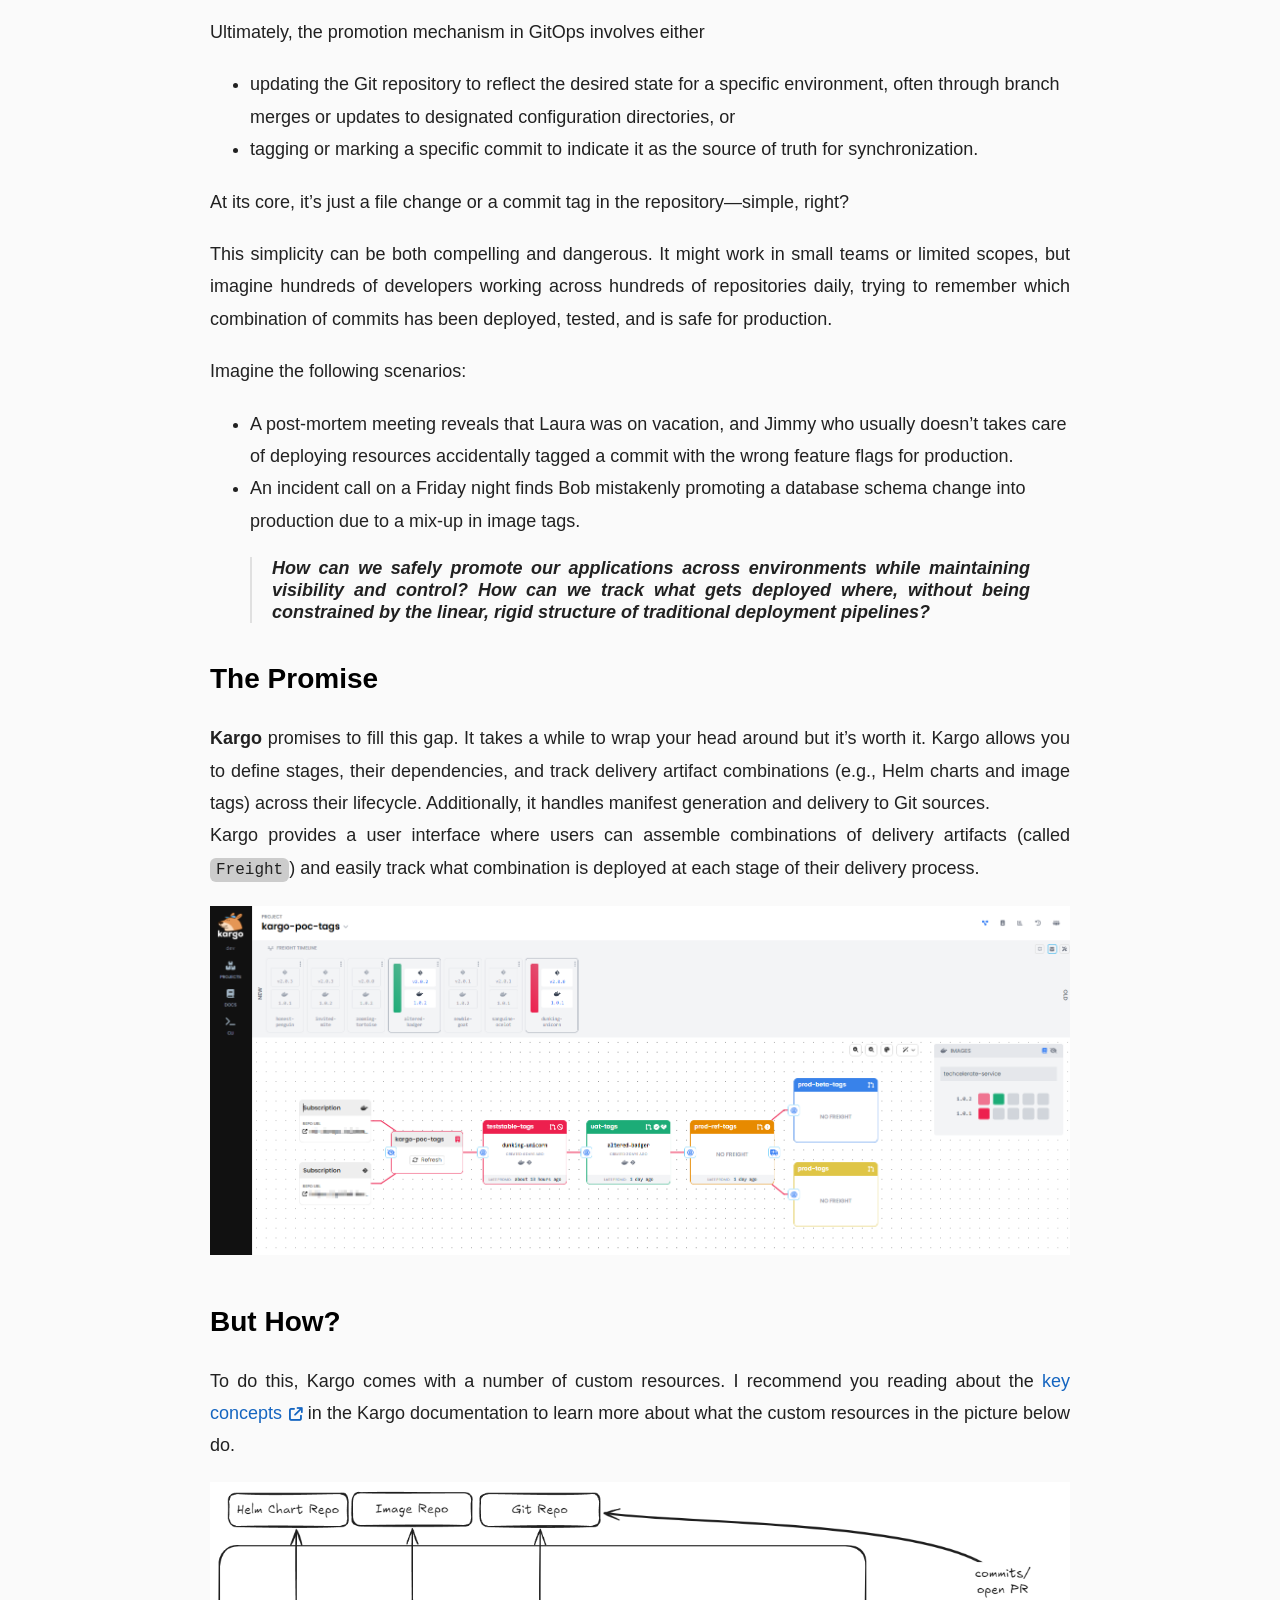
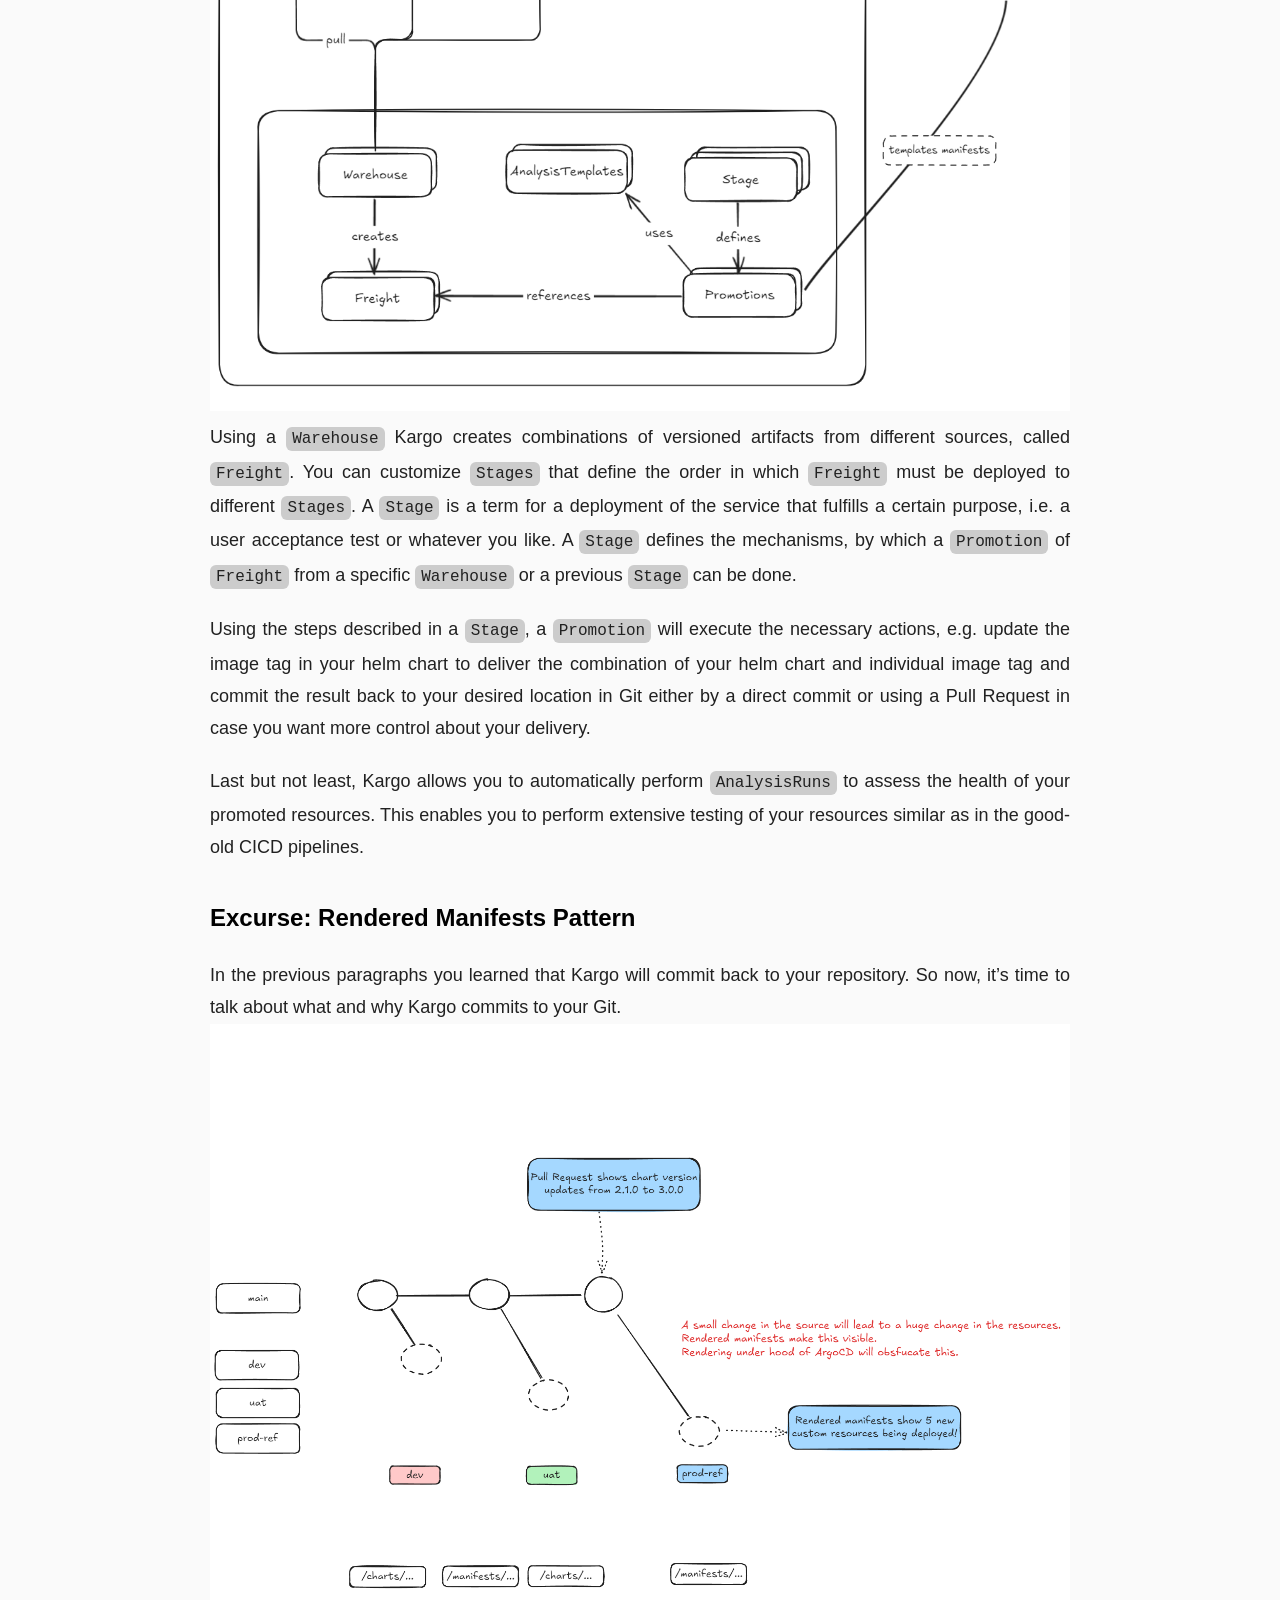
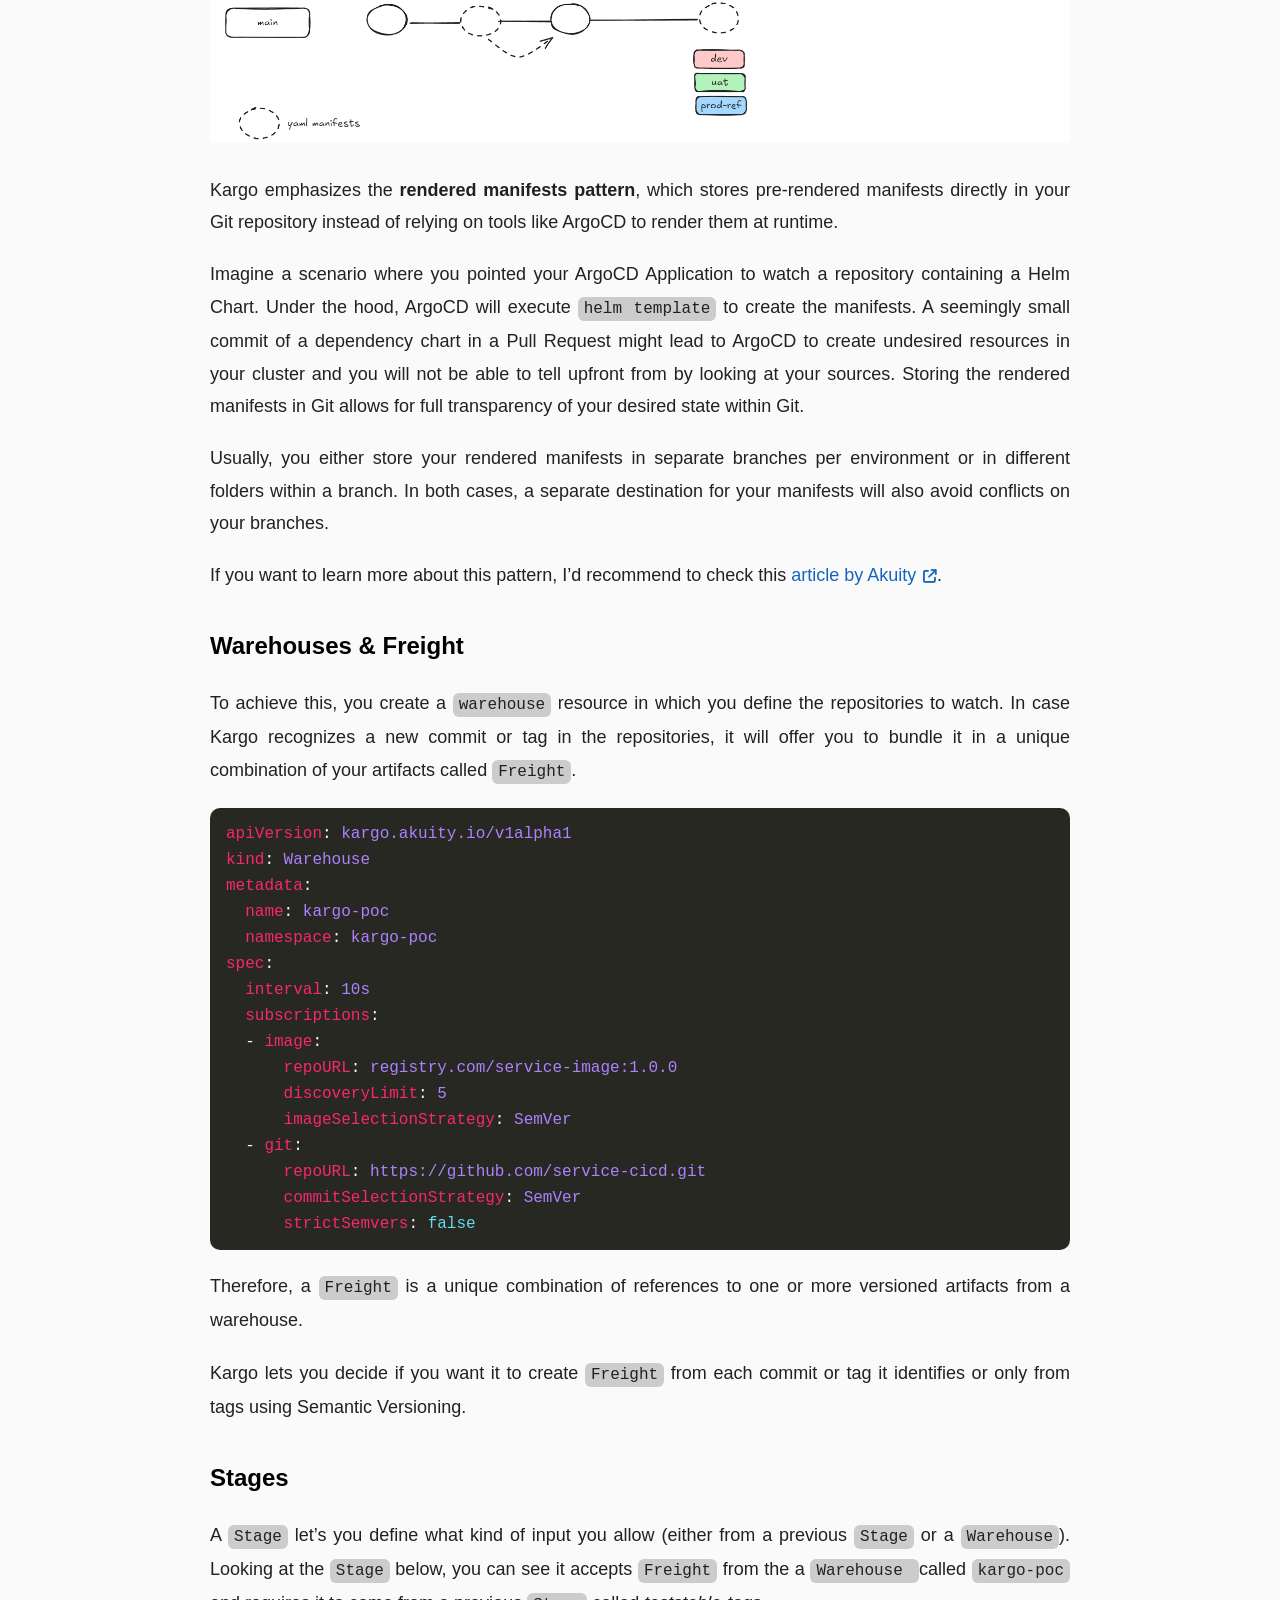
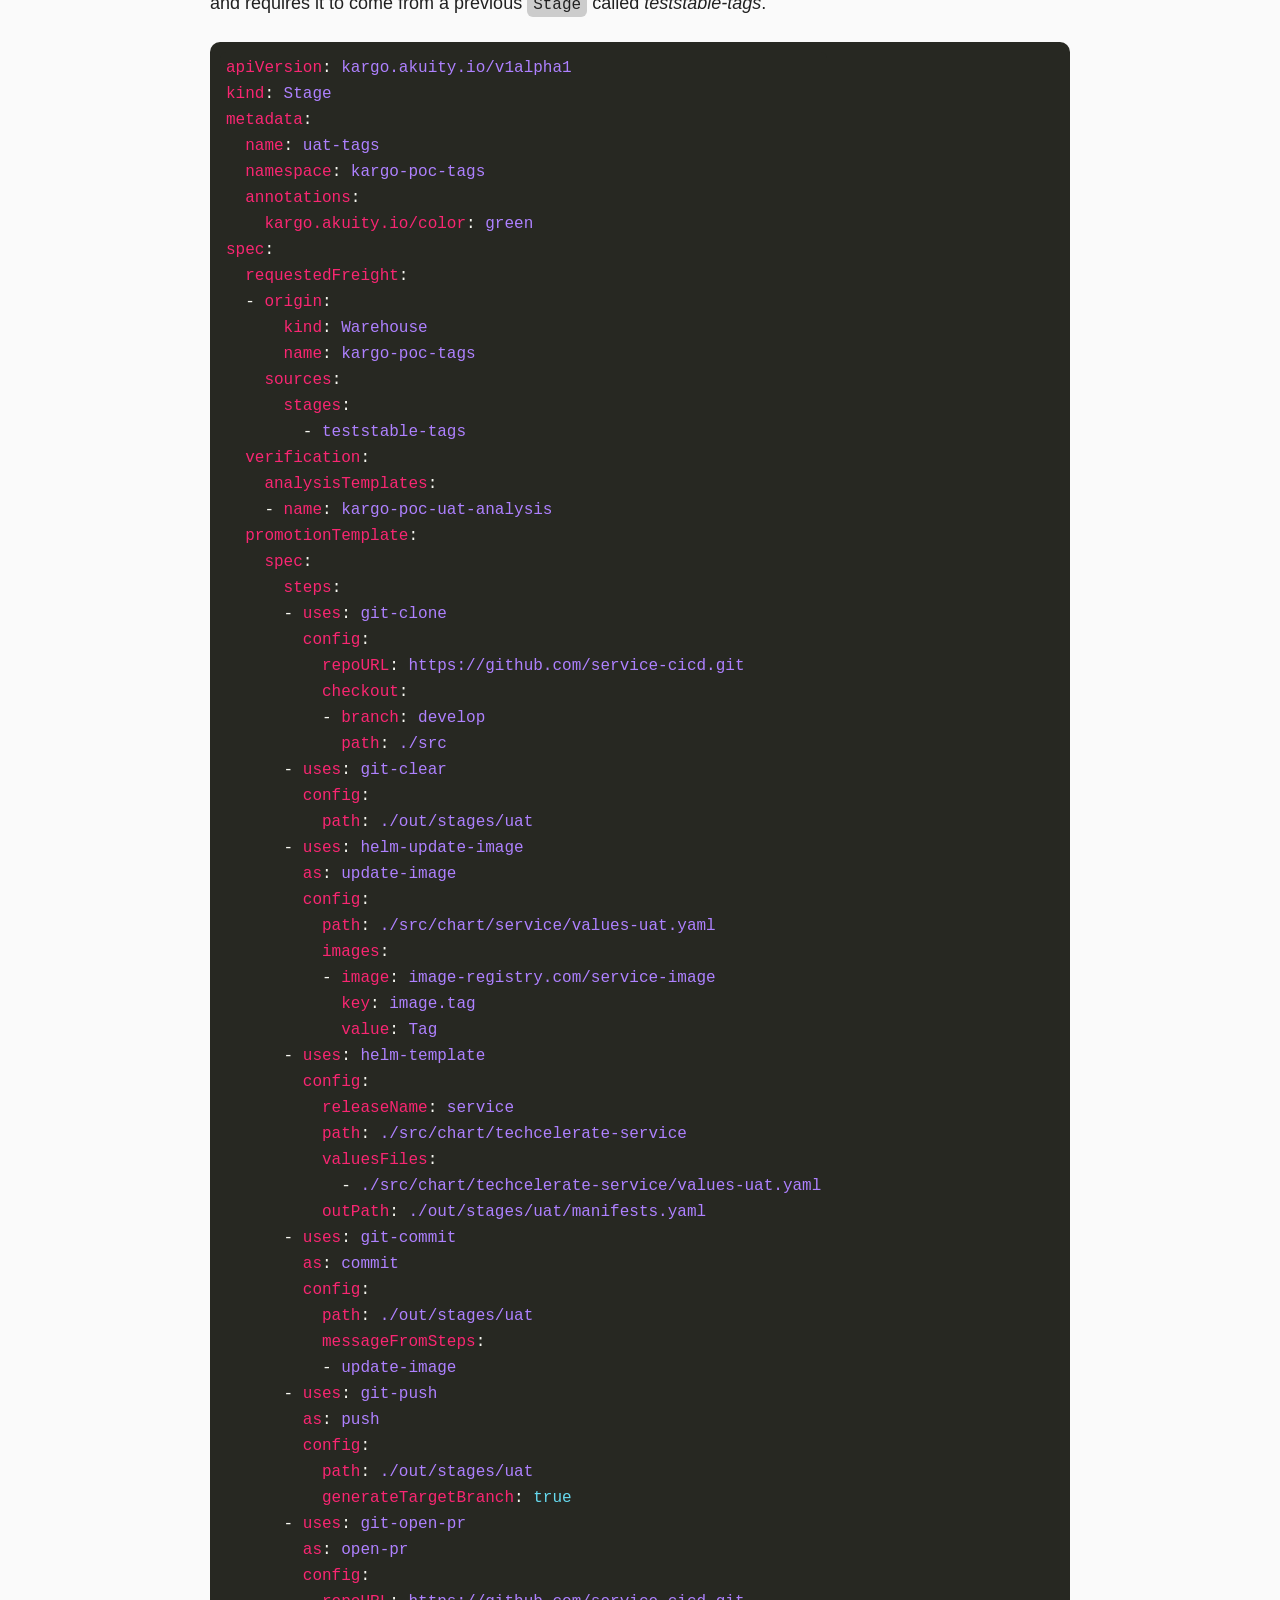
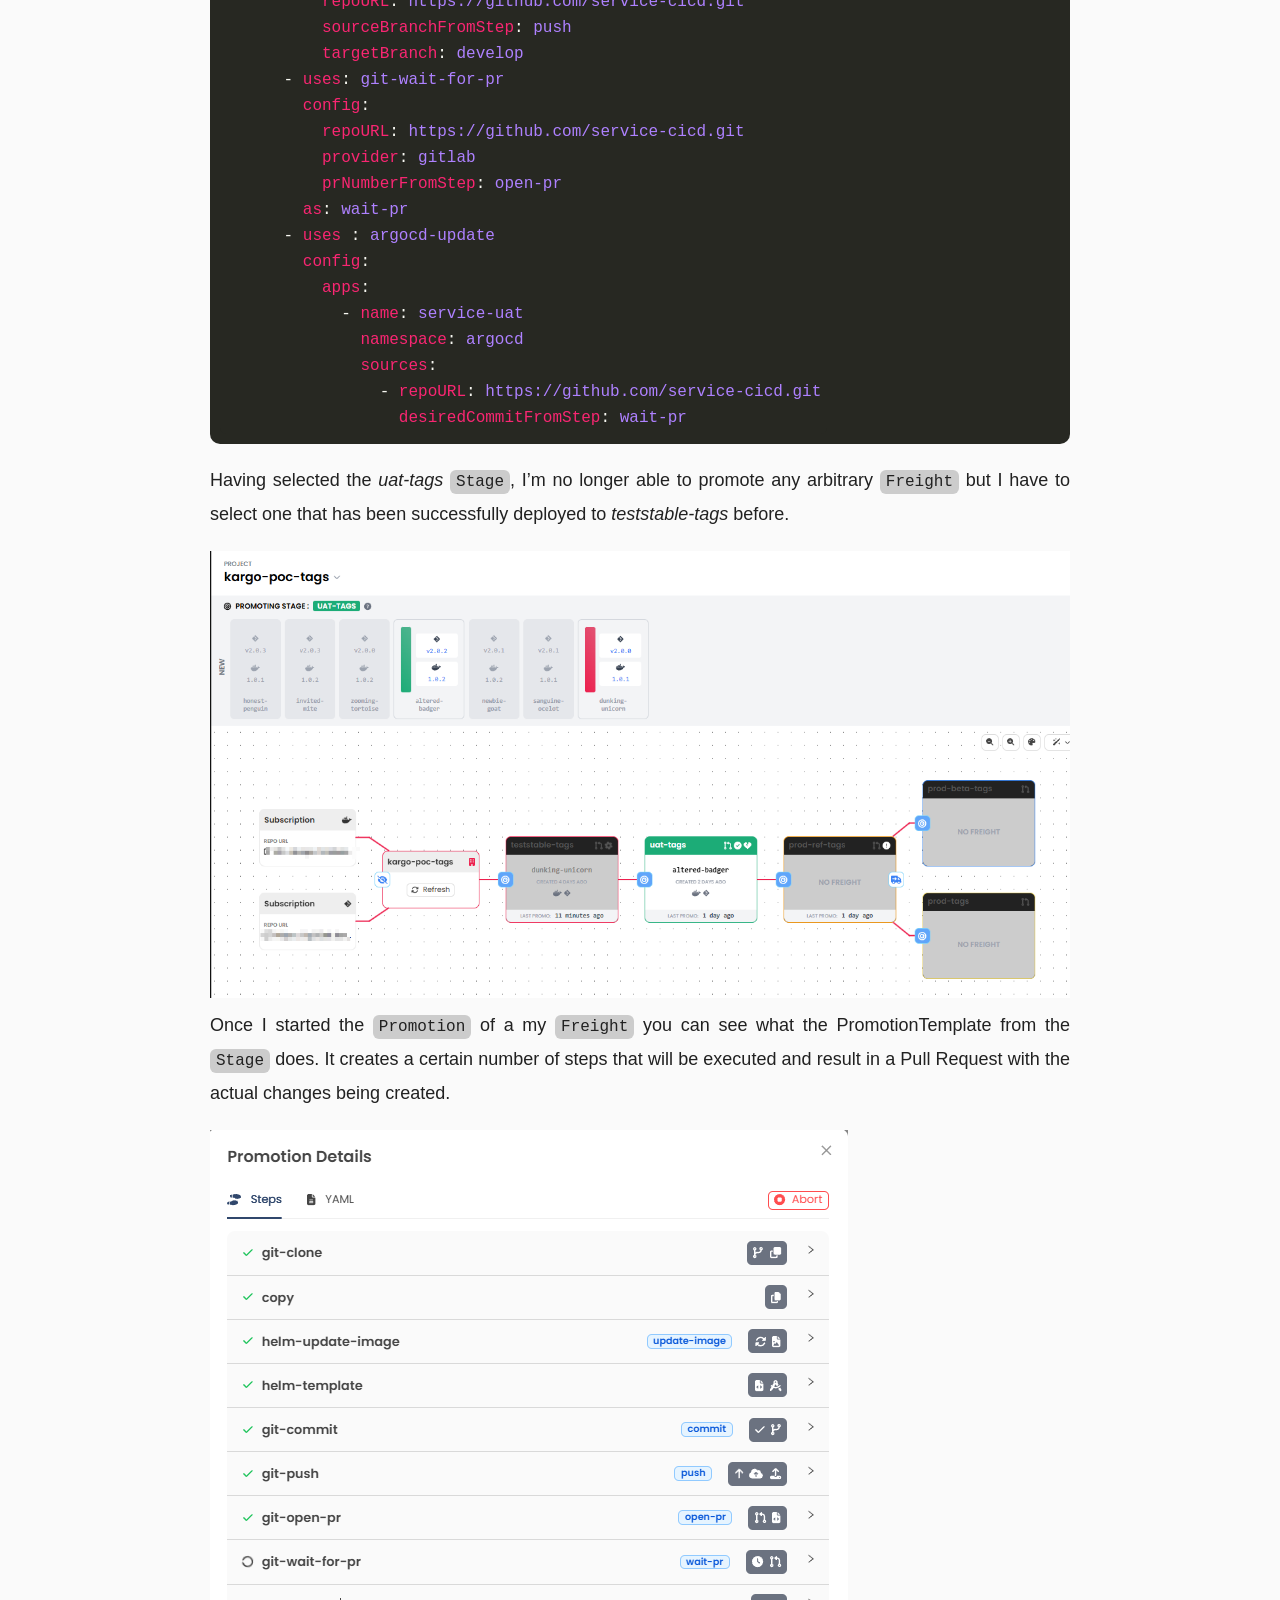
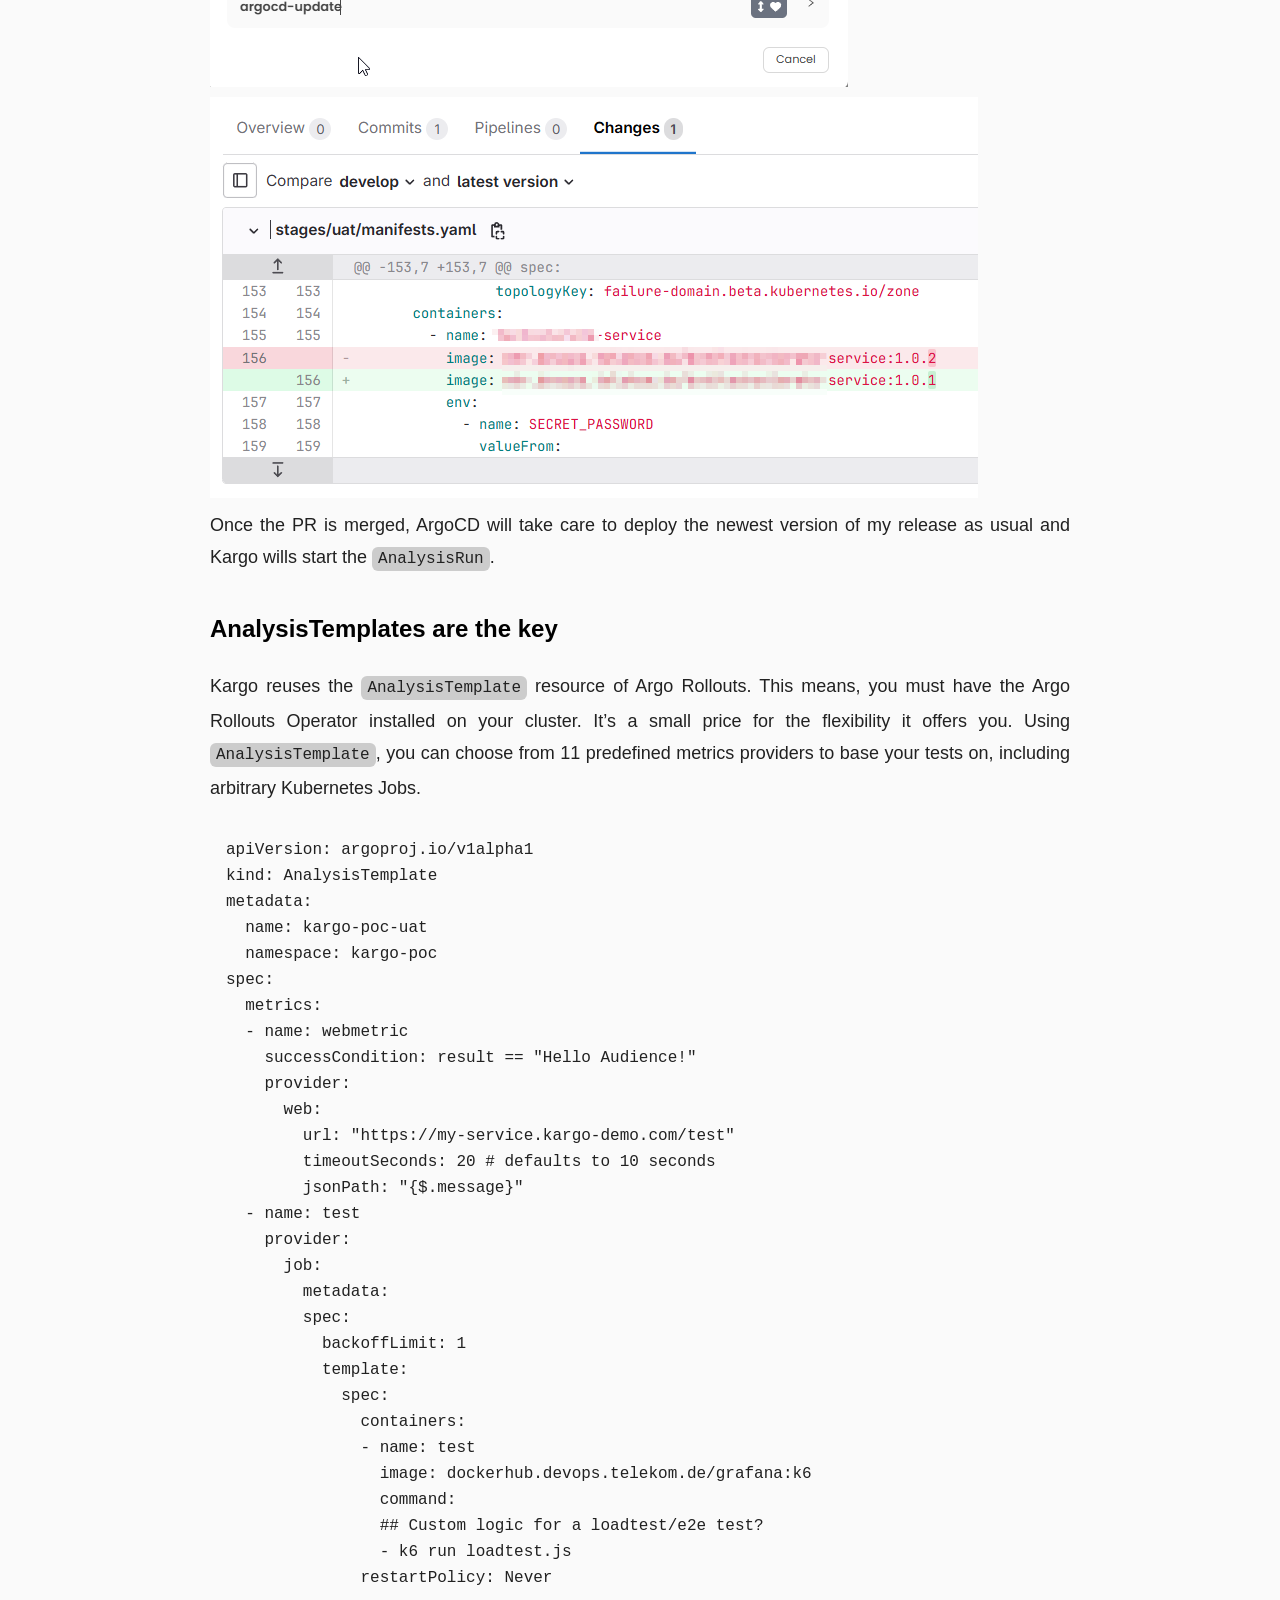
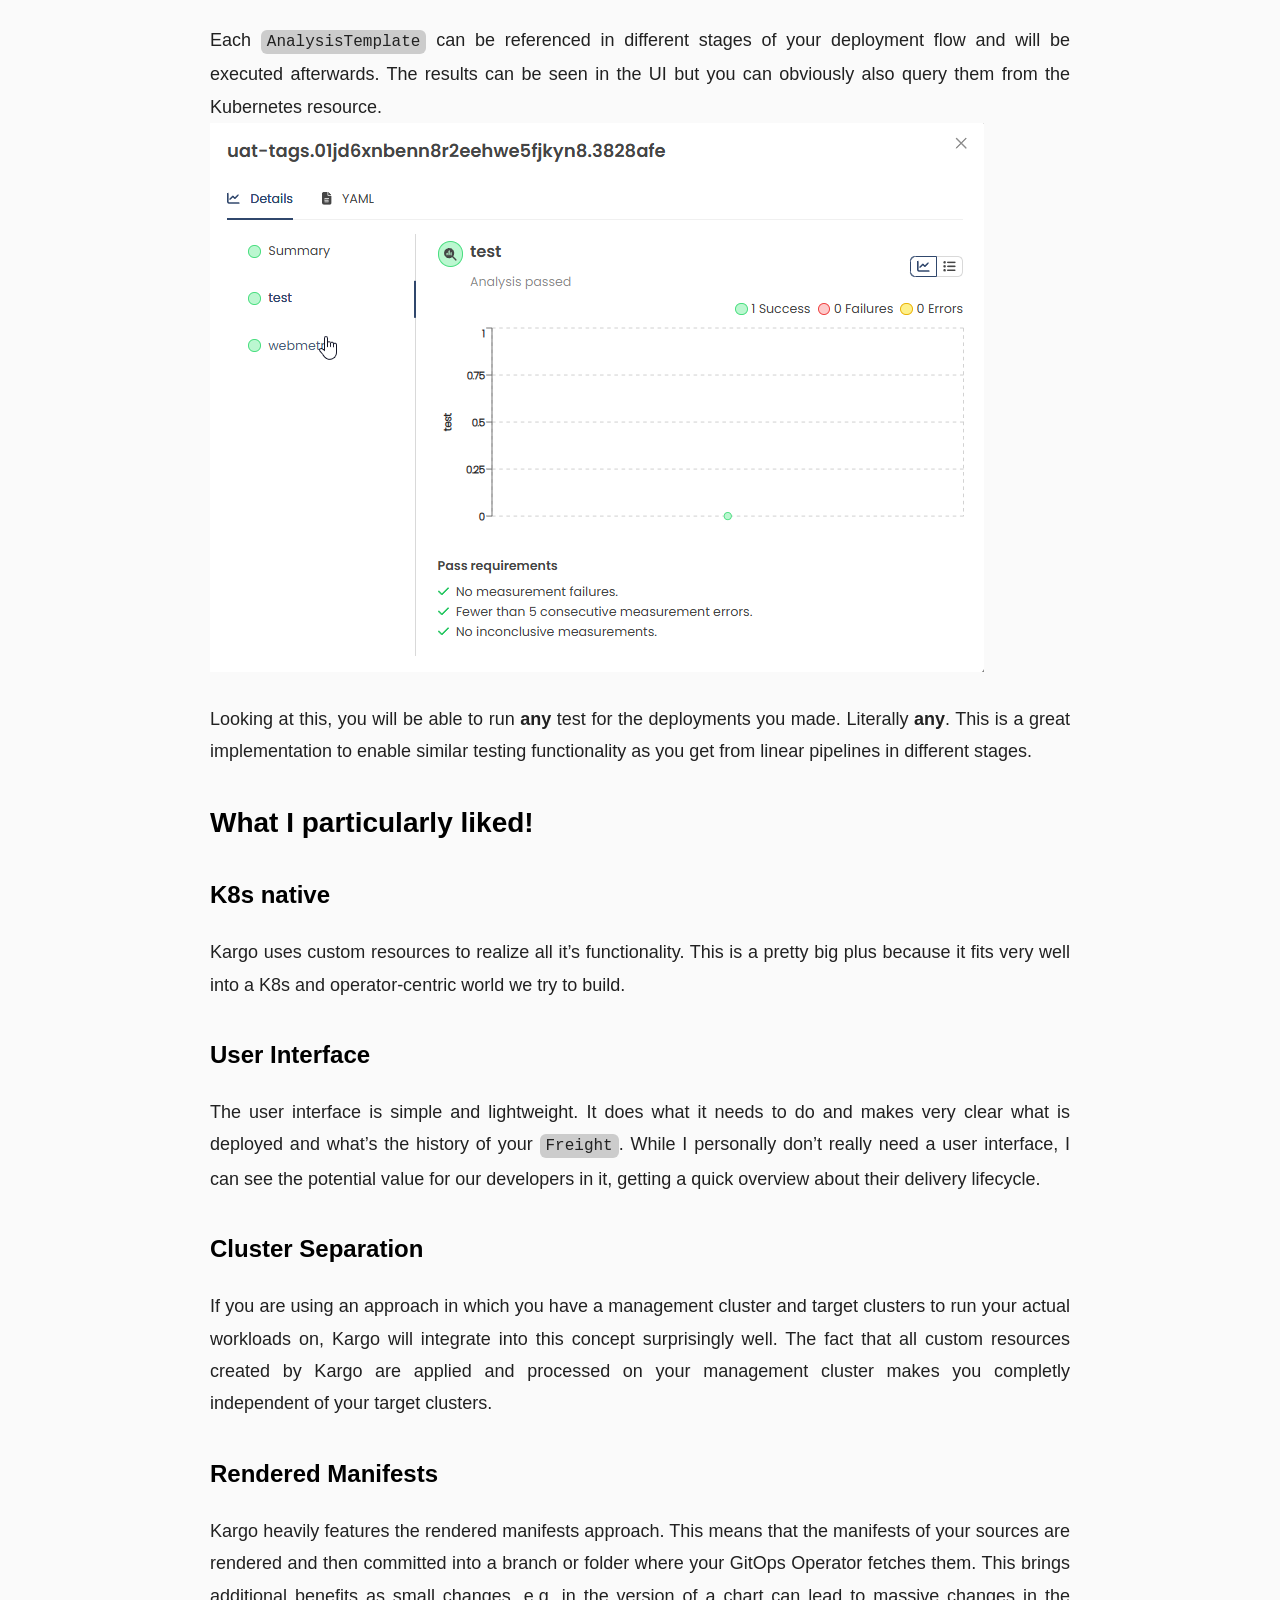
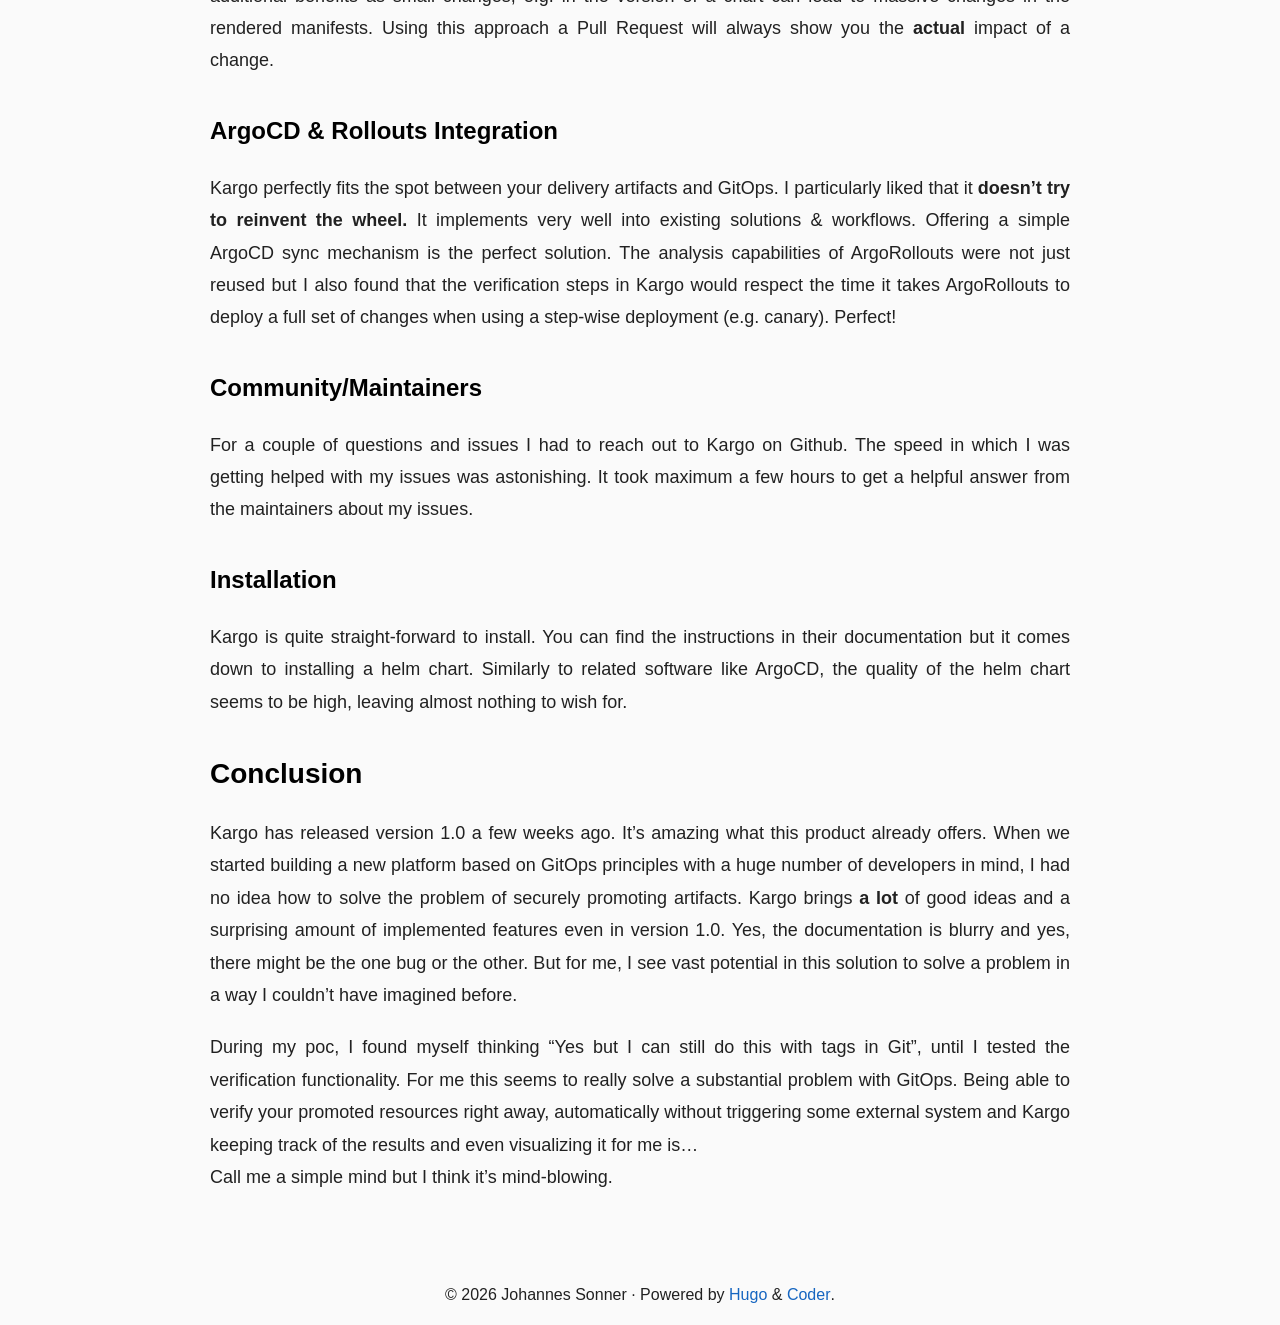
<file: posts/kargo-filling-the-gap/index.html>
<!doctype html><html lang=en><head><title>Kargo? Filling the gap! · Johannes Sonner (Hightower)
</title><meta charset=utf-8><meta name=viewport content="width=device-width,initial-scale=1"><meta name=color-scheme content="light dark"><meta name=author content="Johannes Sonner"><meta name=description content="Exploring Kargo as the missing piece in GitOps for safe, visible application promotion across environments."><meta name=keywords content><meta name=twitter:card content="summary"><meta name=twitter:title content="Kargo? Filling the gap!"><meta name=twitter:description content="Exploring Kargo as the missing piece in GitOps for safe, visible application promotion across environments."><meta property="og:url" content="https://hghtwr.github.io/posts/kargo-filling-the-gap/"><meta property="og:site_name" content="Johannes Sonner (Hightower)"><meta property="og:title" content="Kargo? Filling the gap!"><meta property="og:description" content="Exploring Kargo as the missing piece in GitOps for safe, visible application promotion across environments."><meta property="og:locale" content="en"><meta property="og:type" content="article"><meta property="article:section" content="posts"><meta property="article:published_time" content="2024-11-23T00:00:00+00:00"><meta property="article:modified_time" content="2026-03-30T22:28:42+02:00"><link rel=canonical href=https://hghtwr.github.io/posts/kargo-filling-the-gap/><link rel=preload href=/fonts/fa-brands-400.woff2 as=font type=font/woff2 crossorigin><link rel=preload href=/fonts/fa-regular-400.woff2 as=font type=font/woff2 crossorigin><link rel=preload href=/fonts/fa-solid-900.woff2 as=font type=font/woff2 crossorigin><link rel=stylesheet href=/css/coder.min.aa5ef26fa979d6793724ae2dbd71efa94fd16cb1c5c7db3b6651f21f9892a5fd.css integrity="sha256-ql7yb6l51nk3JK4tvXHvqU/RbLHFx9s7ZlHyH5iSpf0=" crossorigin=anonymous media=screen><link rel=stylesheet href=/css/coder-dark.min.a00e6364bacbc8266ad1cc81230774a1397198f8cfb7bcba29b7d6fcb54ce57f.css integrity="sha256-oA5jZLrLyCZq0cyBIwd0oTlxmPjPt7y6KbfW/LVM5X8=" crossorigin=anonymous media=screen><link rel=stylesheet href=/css/custom.min.9cfaeb461c77dff59396f6afe5775d5dc7a954a97afeeb1e67b81880d699ba10.css integrity="sha256-nPrrRhx33/WTlvav5XddXcepVKl6/useZ7gYgNaZuhA=" crossorigin=anonymous media=screen><link rel=icon type=image/svg+xml href=/images/favicon.svg sizes=any><link rel=icon type=image/png href=/images/favicon-32x32.png sizes=32x32><link rel=icon type=image/png href=/images/favicon-16x16.png sizes=16x16><link rel=apple-touch-icon href=/images/apple-touch-icon.png><link rel=apple-touch-icon sizes=180x180 href=/images/apple-touch-icon.png><link rel=manifest href=/site.webmanifest><link rel=mask-icon href=/images/safari-pinned-tab.svg color=#5bbad5></head><body class="preload-transitions colorscheme-auto"><div class=float-container><a id=dark-mode-toggle class=colorscheme-toggle><i class="fa-solid fa-adjust fa-fw" aria-hidden=true></i></a></div><main class=wrapper><nav class=navigation><section class=container><a class=navigation-title href=https://hghtwr.github.io/>Johannes Sonner (Hightower)
</a><input type=checkbox id=menu-toggle>
<label class="menu-button float-right" for=menu-toggle><i class="fa-solid fa-bars fa-fw" aria-hidden=true></i></label><ul class=navigation-list><li class=navigation-item><a class=navigation-link href=/posts/>Blog</a></li><li class=navigation-item><a class=navigation-link href=/pages/about-me/>About</a></li></ul></section></nav><div class=content><section class="container post"><article><header><div class=post-title><h1 class=title><a class=title-link href=https://hghtwr.github.io/posts/kargo-filling-the-gap/>Kargo? Filling the gap!</a></h1></div><div class=post-meta><div class=date><span class=posted-on><i class="fa-solid fa-calendar" aria-hidden=true></i>
<time datetime=2024-11-23T00:00:00Z>November 23, 2024
</time></span><span class=reading-time><i class="fa-solid fa-clock" aria-hidden=true></i>
11-minute read</span></div></div></header><div class=post-content><p>GitOps sounds too good to be true. The idea of syncing the state of your systems and applications from a single source of truth in Git feels so natural and intuitive. GitOps offers many advantages, like having a versioned track record of your application. However, as great as this sounds, it&rsquo;s only part of the picture.</p><p>In this article, I’ll take you on my journey to discover the missing piece in GitOps and explore a tool that might fill the gap: <strong>Kargo</strong>. I’ll describe how I investigated Kargo and how something initially abstract and hard to grasp turned into a tool that left me with great conclusions.</p><h2 id=the-missing-piece>The Missing Piece
<a class=heading-link href=#the-missing-piece><i class="fa-solid fa-link" aria-hidden=true title="Link to heading"></i>
<span class=sr-only>Link to heading</span></a></h2><p>But first, about the problem. GitOps tooling has matured, and the choice of tools often depends on convenience and user needs rather than functionality. A classic GitOps setup might look like the diagram below: you have two repositories—one for your application code and CI configurations, and another for your application manifests (or templates to generate them). A GitOps operator (like ArgoCD) ensures that the cluster&rsquo;s state is synchronized with the desired state defined in your repository.</p><p>For environments, whether logical or physical, you typically separate configurations in your repository. The GitOps operator then points to different branches or folders based on the target environment.</p><p><img src=/posts/kargo-filling-the-gap/gitops.png alt="GitOps Flow">
In this example, ArgoCD monitors the <code>develop</code> branch for one environment and the <code>main</code> branch for another. This simplistic view glosses over the complexity of managing multiple environments that applications traverse before reaching production.</p><p>Ultimately, the promotion mechanism in GitOps involves either</p><ul><li>updating the Git repository to reflect the desired state for a specific environment, often through branch merges or updates to designated configuration directories, or</li><li>tagging or marking a specific commit to indicate it as the source of truth for synchronization.</li></ul><p>At its core, it&rsquo;s just a file change or a commit tag in the repository—simple, right?</p><p>This simplicity can be both compelling and dangerous. It might work in small teams or limited scopes, but imagine hundreds of developers working across hundreds of repositories daily, trying to remember which combination of commits has been deployed, tested, and is safe for production.</p><p>Imagine the following scenarios:</p><ul><li>A post-mortem meeting reveals that Laura was on vacation, and Jimmy who usually doesn&rsquo;t takes care of deploying resources accidentally tagged a commit with the wrong feature flags for production.</li><li>An incident call on a Friday night finds Bob mistakenly promoting a database schema change into production due to a mix-up in image tags.</li></ul><blockquote><p><strong>How can we safely promote our applications across environments while maintaining visibility and control? How can we track what gets deployed where, without being constrained by the linear, rigid structure of traditional deployment pipelines?</strong></p></blockquote><h2 id=the-promise>The Promise
<a class=heading-link href=#the-promise><i class="fa-solid fa-link" aria-hidden=true title="Link to heading"></i>
<span class=sr-only>Link to heading</span></a></h2><p><strong>Kargo</strong> promises to fill this gap. It takes a while to wrap your head around but it&rsquo;s worth it. Kargo allows you to define stages, their dependencies, and track delivery artifact combinations (e.g., Helm charts and image tags) across their lifecycle. Additionally, it handles manifest generation and delivery to Git sources.
Kargo provides a user interface where users can assemble combinations of delivery artifacts (called <code>Freight</code>) and easily track what combination is deployed at each stage of their delivery process.</p><p><img src=/posts/kargo-filling-the-gap/ui.png alt=UI></p><h2 id=but-how>But How?
<a class=heading-link href=#but-how><i class="fa-solid fa-link" aria-hidden=true title="Link to heading"></i>
<span class=sr-only>Link to heading</span></a></h2><p>To do this, Kargo comes with a number of custom resources. I recommend you reading about the <a href=https://docs.kargo.io/concepts#the-basics class=external-link target=_blank rel=noopener>key concepts</a> in the Kargo documentation to learn more about what the custom resources in the picture below do.</p><p><img src=/posts/kargo-filling-the-gap/kargo-setup.png alt="Kargo Setup">
Using a <code>Warehouse</code> Kargo creates combinations of versioned artifacts from different sources, called <code>Freight</code>. You can customize <code>Stages</code> that define the order in which <code>Freight</code> must be deployed to different <code>Stages</code>. A <code>Stage</code> is a term for a deployment of the service that fulfills a certain purpose, i.e. a user acceptance test or whatever you like. A <code>Stage</code> defines the mechanisms, by which a <code>Promotion</code> of <code>Freight</code> from a specific <code>Warehouse</code> or a previous <code>Stage</code> can be done.</p><p>Using the steps described in a <code>Stage</code>, a <code>Promotion</code> will execute the necessary actions, e.g. update the image tag in your helm chart to deliver the combination of your helm chart and individual image tag and commit the result back to your desired location in Git either by a direct commit or using a Pull Request in case you want more control about your delivery.</p><p>Last but not least, Kargo allows you to automatically perform <code>AnalysisRuns</code> to assess the health of your promoted resources. This enables you to perform extensive testing of your resources similar as in the good-old CICD pipelines.</p><h3 id=excurse-rendered-manifests-pattern>Excurse: Rendered Manifests Pattern
<a class=heading-link href=#excurse-rendered-manifests-pattern><i class="fa-solid fa-link" aria-hidden=true title="Link to heading"></i>
<span class=sr-only>Link to heading</span></a></h3><p>In the previous paragraphs you learned that Kargo will commit back to your repository. So now, it&rsquo;s time to talk about what and why Kargo commits to your Git.
<img src=/posts/kargo-filling-the-gap/rendered-manifests.png alt="Rendered Manifestes"></p><p>Kargo emphasizes the <strong>rendered manifests pattern</strong>, which stores pre-rendered manifests directly in your Git repository instead of relying on tools like ArgoCD to render them at runtime.</p><p>Imagine a scenario where you pointed your ArgoCD Application to watch a repository containing a Helm Chart. Under the hood, ArgoCD will execute <code>helm template</code> to create the manifests. A seemingly small commit of a dependency chart in a Pull Request might lead to ArgoCD to create undesired resources in your cluster and you will not be able to tell upfront from by looking at your sources. Storing the rendered manifests in Git allows for full transparency of your desired state within Git.</p><p>Usually, you either store your rendered manifests in separate branches per environment or in different folders within a branch. In both cases, a separate destination for your manifests will also avoid conflicts on your branches.</p><p>If you want to learn more about this pattern, I&rsquo;d recommend to check this <a href=https://akuity.io/blog/the-rendered-manifests-pattern class=external-link target=_blank rel=noopener>article by Akuity</a>.</p><h3 id=warehouses--freight>Warehouses & Freight
<a class=heading-link href=#warehouses--freight><i class="fa-solid fa-link" aria-hidden=true title="Link to heading"></i>
<span class=sr-only>Link to heading</span></a></h3><p>To achieve this, you create a <code>warehouse</code> resource in which you define the repositories to watch. In case Kargo recognizes a new commit or tag in the repositories, it will offer you to bundle it in a unique combination of your artifacts called <code>Freight</code>.</p><div class=highlight><pre tabindex=0 style=color:#f8f8f2;background-color:#272822;-moz-tab-size:4;-o-tab-size:4;tab-size:4><code class=language-yaml data-lang=yaml><span style=display:flex><span><span style=color:#f92672>apiVersion</span>: <span style=color:#ae81ff>kargo.akuity.io/v1alpha1</span>
</span></span><span style=display:flex><span><span style=color:#f92672>kind</span>: <span style=color:#ae81ff>Warehouse</span>
</span></span><span style=display:flex><span><span style=color:#f92672>metadata</span>:
</span></span><span style=display:flex><span>  <span style=color:#f92672>name</span>: <span style=color:#ae81ff>kargo-poc</span>
</span></span><span style=display:flex><span>  <span style=color:#f92672>namespace</span>: <span style=color:#ae81ff>kargo-poc</span>
</span></span><span style=display:flex><span><span style=color:#f92672>spec</span>:
</span></span><span style=display:flex><span>  <span style=color:#f92672>interval</span>: <span style=color:#ae81ff>10s</span>
</span></span><span style=display:flex><span>  <span style=color:#f92672>subscriptions</span>:
</span></span><span style=display:flex><span>  - <span style=color:#f92672>image</span>:
</span></span><span style=display:flex><span>      <span style=color:#f92672>repoURL</span>: <span style=color:#ae81ff>registry.com/service-image:1.0.0</span>
</span></span><span style=display:flex><span>      <span style=color:#f92672>discoveryLimit</span>: <span style=color:#ae81ff>5</span>
</span></span><span style=display:flex><span>      <span style=color:#f92672>imageSelectionStrategy</span>: <span style=color:#ae81ff>SemVer</span>
</span></span><span style=display:flex><span>  - <span style=color:#f92672>git</span>:
</span></span><span style=display:flex><span>      <span style=color:#f92672>repoURL</span>: <span style=color:#ae81ff>https://github.com/service-cicd.git</span>
</span></span><span style=display:flex><span>      <span style=color:#f92672>commitSelectionStrategy</span>: <span style=color:#ae81ff>SemVer</span>
</span></span><span style=display:flex><span>      <span style=color:#f92672>strictSemvers</span>: <span style=color:#66d9ef>false</span>
</span></span></code></pre></div><p>Therefore, a <code>Freight</code> is a unique combination of references to one or more versioned artifacts from a warehouse.</p><p>Kargo lets you decide if you want it to create <code>Freight</code> from each commit or tag it identifies or only from tags using Semantic Versioning.</p><h3 id=stages>Stages
<a class=heading-link href=#stages><i class="fa-solid fa-link" aria-hidden=true title="Link to heading"></i>
<span class=sr-only>Link to heading</span></a></h3><p>A <code>Stage</code> let&rsquo;s you define what kind of input you allow (either from a previous <code>Stage</code> or a <code>Warehouse</code>). Looking at the <code>Stage</code> below, you can see it accepts <code>Freight</code> from the a <code>Warehouse </code>called <code>kargo-poc</code> and requires it to come from a previous <code>Stage</code> called <em>teststable-tags</em>.</p><div class=highlight><pre tabindex=0 style=color:#f8f8f2;background-color:#272822;-moz-tab-size:4;-o-tab-size:4;tab-size:4><code class=language-yaml data-lang=yaml><span style=display:flex><span><span style=color:#f92672>apiVersion</span>: <span style=color:#ae81ff>kargo.akuity.io/v1alpha1</span>
</span></span><span style=display:flex><span><span style=color:#f92672>kind</span>: <span style=color:#ae81ff>Stage</span>
</span></span><span style=display:flex><span><span style=color:#f92672>metadata</span>:
</span></span><span style=display:flex><span>  <span style=color:#f92672>name</span>: <span style=color:#ae81ff>uat-tags</span>
</span></span><span style=display:flex><span>  <span style=color:#f92672>namespace</span>: <span style=color:#ae81ff>kargo-poc-tags</span>
</span></span><span style=display:flex><span>  <span style=color:#f92672>annotations</span>:
</span></span><span style=display:flex><span>    <span style=color:#f92672>kargo.akuity.io/color</span>: <span style=color:#ae81ff>green</span>
</span></span><span style=display:flex><span><span style=color:#f92672>spec</span>:
</span></span><span style=display:flex><span>  <span style=color:#f92672>requestedFreight</span>:
</span></span><span style=display:flex><span>  - <span style=color:#f92672>origin</span>:
</span></span><span style=display:flex><span>      <span style=color:#f92672>kind</span>: <span style=color:#ae81ff>Warehouse</span>
</span></span><span style=display:flex><span>      <span style=color:#f92672>name</span>: <span style=color:#ae81ff>kargo-poc-tags</span>
</span></span><span style=display:flex><span>    <span style=color:#f92672>sources</span>:
</span></span><span style=display:flex><span>      <span style=color:#f92672>stages</span>:
</span></span><span style=display:flex><span>        - <span style=color:#ae81ff>teststable-tags</span>
</span></span><span style=display:flex><span>  <span style=color:#f92672>verification</span>:
</span></span><span style=display:flex><span>    <span style=color:#f92672>analysisTemplates</span>:
</span></span><span style=display:flex><span>    - <span style=color:#f92672>name</span>: <span style=color:#ae81ff>kargo-poc-uat-analysis</span>
</span></span><span style=display:flex><span>  <span style=color:#f92672>promotionTemplate</span>:
</span></span><span style=display:flex><span>    <span style=color:#f92672>spec</span>:
</span></span><span style=display:flex><span>      <span style=color:#f92672>steps</span>:
</span></span><span style=display:flex><span>      - <span style=color:#f92672>uses</span>: <span style=color:#ae81ff>git-clone</span>
</span></span><span style=display:flex><span>        <span style=color:#f92672>config</span>:
</span></span><span style=display:flex><span>          <span style=color:#f92672>repoURL</span>: <span style=color:#ae81ff>https://github.com/service-cicd.git</span>
</span></span><span style=display:flex><span>          <span style=color:#f92672>checkout</span>:
</span></span><span style=display:flex><span>          - <span style=color:#f92672>branch</span>: <span style=color:#ae81ff>develop</span>
</span></span><span style=display:flex><span>            <span style=color:#f92672>path</span>: <span style=color:#ae81ff>./src</span>
</span></span><span style=display:flex><span>      - <span style=color:#f92672>uses</span>: <span style=color:#ae81ff>git-clear</span>
</span></span><span style=display:flex><span>        <span style=color:#f92672>config</span>:
</span></span><span style=display:flex><span>          <span style=color:#f92672>path</span>: <span style=color:#ae81ff>./out/stages/uat</span>
</span></span><span style=display:flex><span>      - <span style=color:#f92672>uses</span>: <span style=color:#ae81ff>helm-update-image</span>
</span></span><span style=display:flex><span>        <span style=color:#f92672>as</span>: <span style=color:#ae81ff>update-image</span>
</span></span><span style=display:flex><span>        <span style=color:#f92672>config</span>:
</span></span><span style=display:flex><span>          <span style=color:#f92672>path</span>: <span style=color:#ae81ff>./src/chart/service/values-uat.yaml</span>
</span></span><span style=display:flex><span>          <span style=color:#f92672>images</span>:
</span></span><span style=display:flex><span>          - <span style=color:#f92672>image</span>: <span style=color:#ae81ff>image-registry.com/service-image</span>
</span></span><span style=display:flex><span>            <span style=color:#f92672>key</span>: <span style=color:#ae81ff>image.tag</span>
</span></span><span style=display:flex><span>            <span style=color:#f92672>value</span>: <span style=color:#ae81ff>Tag</span>
</span></span><span style=display:flex><span>      - <span style=color:#f92672>uses</span>: <span style=color:#ae81ff>helm-template</span>
</span></span><span style=display:flex><span>        <span style=color:#f92672>config</span>:
</span></span><span style=display:flex><span>          <span style=color:#f92672>releaseName</span>: <span style=color:#ae81ff>service</span>
</span></span><span style=display:flex><span>          <span style=color:#f92672>path</span>: <span style=color:#ae81ff>./src/chart/techcelerate-service</span>
</span></span><span style=display:flex><span>          <span style=color:#f92672>valuesFiles</span>:
</span></span><span style=display:flex><span>            - <span style=color:#ae81ff>./src/chart/techcelerate-service/values-uat.yaml</span>
</span></span><span style=display:flex><span>          <span style=color:#f92672>outPath</span>: <span style=color:#ae81ff>./out/stages/uat/manifests.yaml</span>
</span></span><span style=display:flex><span>      - <span style=color:#f92672>uses</span>: <span style=color:#ae81ff>git-commit</span>
</span></span><span style=display:flex><span>        <span style=color:#f92672>as</span>: <span style=color:#ae81ff>commit</span>
</span></span><span style=display:flex><span>        <span style=color:#f92672>config</span>:
</span></span><span style=display:flex><span>          <span style=color:#f92672>path</span>: <span style=color:#ae81ff>./out/stages/uat</span>
</span></span><span style=display:flex><span>          <span style=color:#f92672>messageFromSteps</span>:
</span></span><span style=display:flex><span>          - <span style=color:#ae81ff>update-image</span>
</span></span><span style=display:flex><span>      - <span style=color:#f92672>uses</span>: <span style=color:#ae81ff>git-push</span>
</span></span><span style=display:flex><span>        <span style=color:#f92672>as</span>: <span style=color:#ae81ff>push</span>
</span></span><span style=display:flex><span>        <span style=color:#f92672>config</span>:
</span></span><span style=display:flex><span>          <span style=color:#f92672>path</span>: <span style=color:#ae81ff>./out/stages/uat</span>
</span></span><span style=display:flex><span>          <span style=color:#f92672>generateTargetBranch</span>: <span style=color:#66d9ef>true</span>
</span></span><span style=display:flex><span>      - <span style=color:#f92672>uses</span>: <span style=color:#ae81ff>git-open-pr</span>
</span></span><span style=display:flex><span>        <span style=color:#f92672>as</span>: <span style=color:#ae81ff>open-pr</span>
</span></span><span style=display:flex><span>        <span style=color:#f92672>config</span>:
</span></span><span style=display:flex><span>          <span style=color:#f92672>repoURL</span>: <span style=color:#ae81ff>https://github.com/service-cicd.git</span>
</span></span><span style=display:flex><span>          <span style=color:#f92672>sourceBranchFromStep</span>: <span style=color:#ae81ff>push</span>
</span></span><span style=display:flex><span>          <span style=color:#f92672>targetBranch</span>: <span style=color:#ae81ff>develop</span>
</span></span><span style=display:flex><span>      - <span style=color:#f92672>uses</span>: <span style=color:#ae81ff>git-wait-for-pr</span>
</span></span><span style=display:flex><span>        <span style=color:#f92672>config</span>:
</span></span><span style=display:flex><span>          <span style=color:#f92672>repoURL</span>: <span style=color:#ae81ff>https://github.com/service-cicd.git</span>
</span></span><span style=display:flex><span>          <span style=color:#f92672>provider</span>: <span style=color:#ae81ff>gitlab</span>
</span></span><span style=display:flex><span>          <span style=color:#f92672>prNumberFromStep</span>: <span style=color:#ae81ff>open-pr</span>
</span></span><span style=display:flex><span>        <span style=color:#f92672>as</span>: <span style=color:#ae81ff>wait-pr</span>
</span></span><span style=display:flex><span>      - <span style=color:#f92672>uses </span>: <span style=color:#ae81ff>argocd-update</span>
</span></span><span style=display:flex><span>        <span style=color:#f92672>config</span>:
</span></span><span style=display:flex><span>          <span style=color:#f92672>apps</span>:
</span></span><span style=display:flex><span>            - <span style=color:#f92672>name</span>: <span style=color:#ae81ff>service-uat</span>
</span></span><span style=display:flex><span>              <span style=color:#f92672>namespace</span>: <span style=color:#ae81ff>argocd</span>
</span></span><span style=display:flex><span>              <span style=color:#f92672>sources</span>:
</span></span><span style=display:flex><span>                - <span style=color:#f92672>repoURL</span>: <span style=color:#ae81ff>https://github.com/service-cicd.git</span>
</span></span><span style=display:flex><span>                  <span style=color:#f92672>desiredCommitFromStep</span>: <span style=color:#ae81ff>wait-pr</span>
</span></span></code></pre></div><p>Having selected the <em>uat-tags</em> <code>Stage</code>, I&rsquo;m no longer able to promote any arbitrary <code>Freight</code> but I have to select one that has been successfully deployed to <em>teststable-tags</em> before.</p><p><img src=/posts/kargo-filling-the-gap/ui-promotion.png alt="Promotion UI">
Once I started the <code>Promotion</code> of a my <code>Freight</code> you can see what the PromotionTemplate from the <code>Stage</code> does. It creates a certain number of steps that will be executed and result in a Pull Request with the actual changes being created.</p><p><img src=/posts/kargo-filling-the-gap/stage-steps.png alt="Stage Steps">
<img src=/posts/kargo-filling-the-gap/pull-request.png alt="Pull Request">
Once the PR is merged, ArgoCD will take care to deploy the newest version of my release as usual and Kargo wills start the <code>AnalysisRun</code>.</p><h3 id=analysistemplates-are-the-key>AnalysisTemplates are the key
<a class=heading-link href=#analysistemplates-are-the-key><i class="fa-solid fa-link" aria-hidden=true title="Link to heading"></i>
<span class=sr-only>Link to heading</span></a></h3><p>Kargo reuses the <code>AnalysisTemplate</code> resource of Argo Rollouts. This means, you must have the Argo Rollouts Operator installed on your cluster. It&rsquo;s a small price for the flexibility it offers you. Using <code>AnalysisTemplate</code>, you can choose from 11 predefined metrics providers to base your tests on, including arbitrary Kubernetes Jobs.</p><pre tabindex=0><code>apiVersion: argoproj.io/v1alpha1
kind: AnalysisTemplate
metadata:
  name: kargo-poc-uat
  namespace: kargo-poc
spec:
  metrics:
  - name: webmetric
    successCondition: result == &#34;Hello Audience!&#34;
    provider:
      web:
        url: &#34;https://my-service.kargo-demo.com/test&#34;
        timeoutSeconds: 20 # defaults to 10 seconds
        jsonPath: &#34;{$.message}&#34;
  - name: test
    provider:
      job:
        metadata:
        spec:
          backoffLimit: 1
          template:
            spec:
              containers:
              - name: test
                image: dockerhub.devops.telekom.de/grafana:k6
                command:
                ## Custom logic for a loadtest/e2e test?
                - k6 run loadtest.js
              restartPolicy: Never
</code></pre><p>Each <code>AnalysisTemplate</code> can be referenced in different stages of your deployment flow and will be executed afterwards. The results can be seen in the UI but you can obviously also query them from the Kubernetes resource.
<img src=/posts/kargo-filling-the-gap/analysisrun.png alt=AnalysisRun></p><p>Looking at this, you will be able to run <strong>any</strong> test for the deployments you made. Literally <strong>any</strong>. This is a great implementation to enable similar testing functionality as you get from linear pipelines in different stages.</p><h2 id=what-i-particularly-liked>What I particularly liked!
<a class=heading-link href=#what-i-particularly-liked><i class="fa-solid fa-link" aria-hidden=true title="Link to heading"></i>
<span class=sr-only>Link to heading</span></a></h2><h3 id=k8s-native>K8s native
<a class=heading-link href=#k8s-native><i class="fa-solid fa-link" aria-hidden=true title="Link to heading"></i>
<span class=sr-only>Link to heading</span></a></h3><p>Kargo uses custom resources to realize all it&rsquo;s functionality. This is a pretty big plus because it fits very well into a K8s and operator-centric world we try to build.</p><h3 id=user-interface>User Interface
<a class=heading-link href=#user-interface><i class="fa-solid fa-link" aria-hidden=true title="Link to heading"></i>
<span class=sr-only>Link to heading</span></a></h3><p>The user interface is simple and lightweight. It does what it needs to do and makes very clear what is deployed and what&rsquo;s the history of your <code>Freight</code>. While I personally don&rsquo;t really need a user interface, I can see the potential value for our developers in it, getting a quick overview about their delivery lifecycle.</p><h3 id=cluster-separation>Cluster Separation
<a class=heading-link href=#cluster-separation><i class="fa-solid fa-link" aria-hidden=true title="Link to heading"></i>
<span class=sr-only>Link to heading</span></a></h3><p>If you are using an approach in which you have a management cluster and target clusters to run your actual workloads on, Kargo will integrate into this concept surprisingly well. The fact that all custom resources created by Kargo are applied and processed on your management cluster makes you completly independent of your target clusters.</p><h3 id=rendered-manifests>Rendered Manifests
<a class=heading-link href=#rendered-manifests><i class="fa-solid fa-link" aria-hidden=true title="Link to heading"></i>
<span class=sr-only>Link to heading</span></a></h3><p>Kargo heavily features the rendered manifests approach. This means that the manifests of your sources are rendered and then committed into a branch or folder where your GitOps Operator fetches them. This brings additional benefits as small changes, e.g. in the version of a chart can lead to massive changes in the rendered manifests. Using this approach a Pull Request will always show you the <strong>actual</strong> impact of a change.</p><h3 id=argocd--rollouts-integration>ArgoCD & Rollouts Integration
<a class=heading-link href=#argocd--rollouts-integration><i class="fa-solid fa-link" aria-hidden=true title="Link to heading"></i>
<span class=sr-only>Link to heading</span></a></h3><p>Kargo perfectly fits the spot between your delivery artifacts and GitOps. I particularly liked that it <strong>doesn&rsquo;t try to reinvent the wheel.</strong> It implements very well into existing solutions & workflows. Offering a simple ArgoCD sync mechanism is the perfect solution. The analysis capabilities of ArgoRollouts were not just reused but I also found that the verification steps in Kargo would respect the time it takes ArgoRollouts to deploy a full set of changes when using a step-wise deployment (e.g. canary). Perfect!</p><h3 id=communitymaintainers>Community/Maintainers
<a class=heading-link href=#communitymaintainers><i class="fa-solid fa-link" aria-hidden=true title="Link to heading"></i>
<span class=sr-only>Link to heading</span></a></h3><p>For a couple of questions and issues I had to reach out to Kargo on Github. The speed in which I was getting helped with my issues was astonishing. It took maximum a few hours to get a helpful answer from the maintainers about my issues.</p><h3 id=installation>Installation
<a class=heading-link href=#installation><i class="fa-solid fa-link" aria-hidden=true title="Link to heading"></i>
<span class=sr-only>Link to heading</span></a></h3><p>Kargo is quite straight-forward to install. You can find the instructions in their documentation but it comes down to installing a helm chart. Similarly to related software like ArgoCD, the quality of the helm chart seems to be high, leaving almost nothing to wish for.</p><h2 id=conclusion>Conclusion
<a class=heading-link href=#conclusion><i class="fa-solid fa-link" aria-hidden=true title="Link to heading"></i>
<span class=sr-only>Link to heading</span></a></h2><p>Kargo has released version 1.0 a few weeks ago. It&rsquo;s amazing what this product already offers. When we started building a new platform based on GitOps principles with a huge number of developers in mind, I had no idea how to solve the problem of securely promoting artifacts. Kargo brings <strong>a lot</strong> of good ideas and a surprising amount of implemented features even in version 1.0. Yes, the documentation is blurry and yes, there might be the one bug or the other. But for me, I see vast potential in this solution to solve a problem in a way I couldn&rsquo;t have imagined before.</p><p>During my poc, I found myself thinking &ldquo;Yes but I can still do this with tags in Git&rdquo;, until I tested the verification functionality. For me this seems to really solve a substantial problem with GitOps. Being able to verify your promoted resources right away, automatically without triggering some external system and Kargo keeping track of the results and even visualizing it for me is&mldr;
Call me a simple mind but I think it&rsquo;s mind-blowing.</p></div><footer></footer></article></section></div><footer class=footer><section class=container>©
2026
Johannes Sonner
·
Powered by <a href=https://gohugo.io/ target=_blank rel=noopener>Hugo</a> & <a href=https://github.com/luizdepra/hugo-coder/ target=_blank rel=noopener>Coder</a>.</section></footer></main><script src=/js/coder.min.6ae284be93d2d19dad1f02b0039508d9aab3180a12a06dcc71b0b0ef7825a317.js integrity="sha256-auKEvpPS0Z2tHwKwA5UI2aqzGAoSoG3McbCw73gloxc="></script></body></html>
</file>
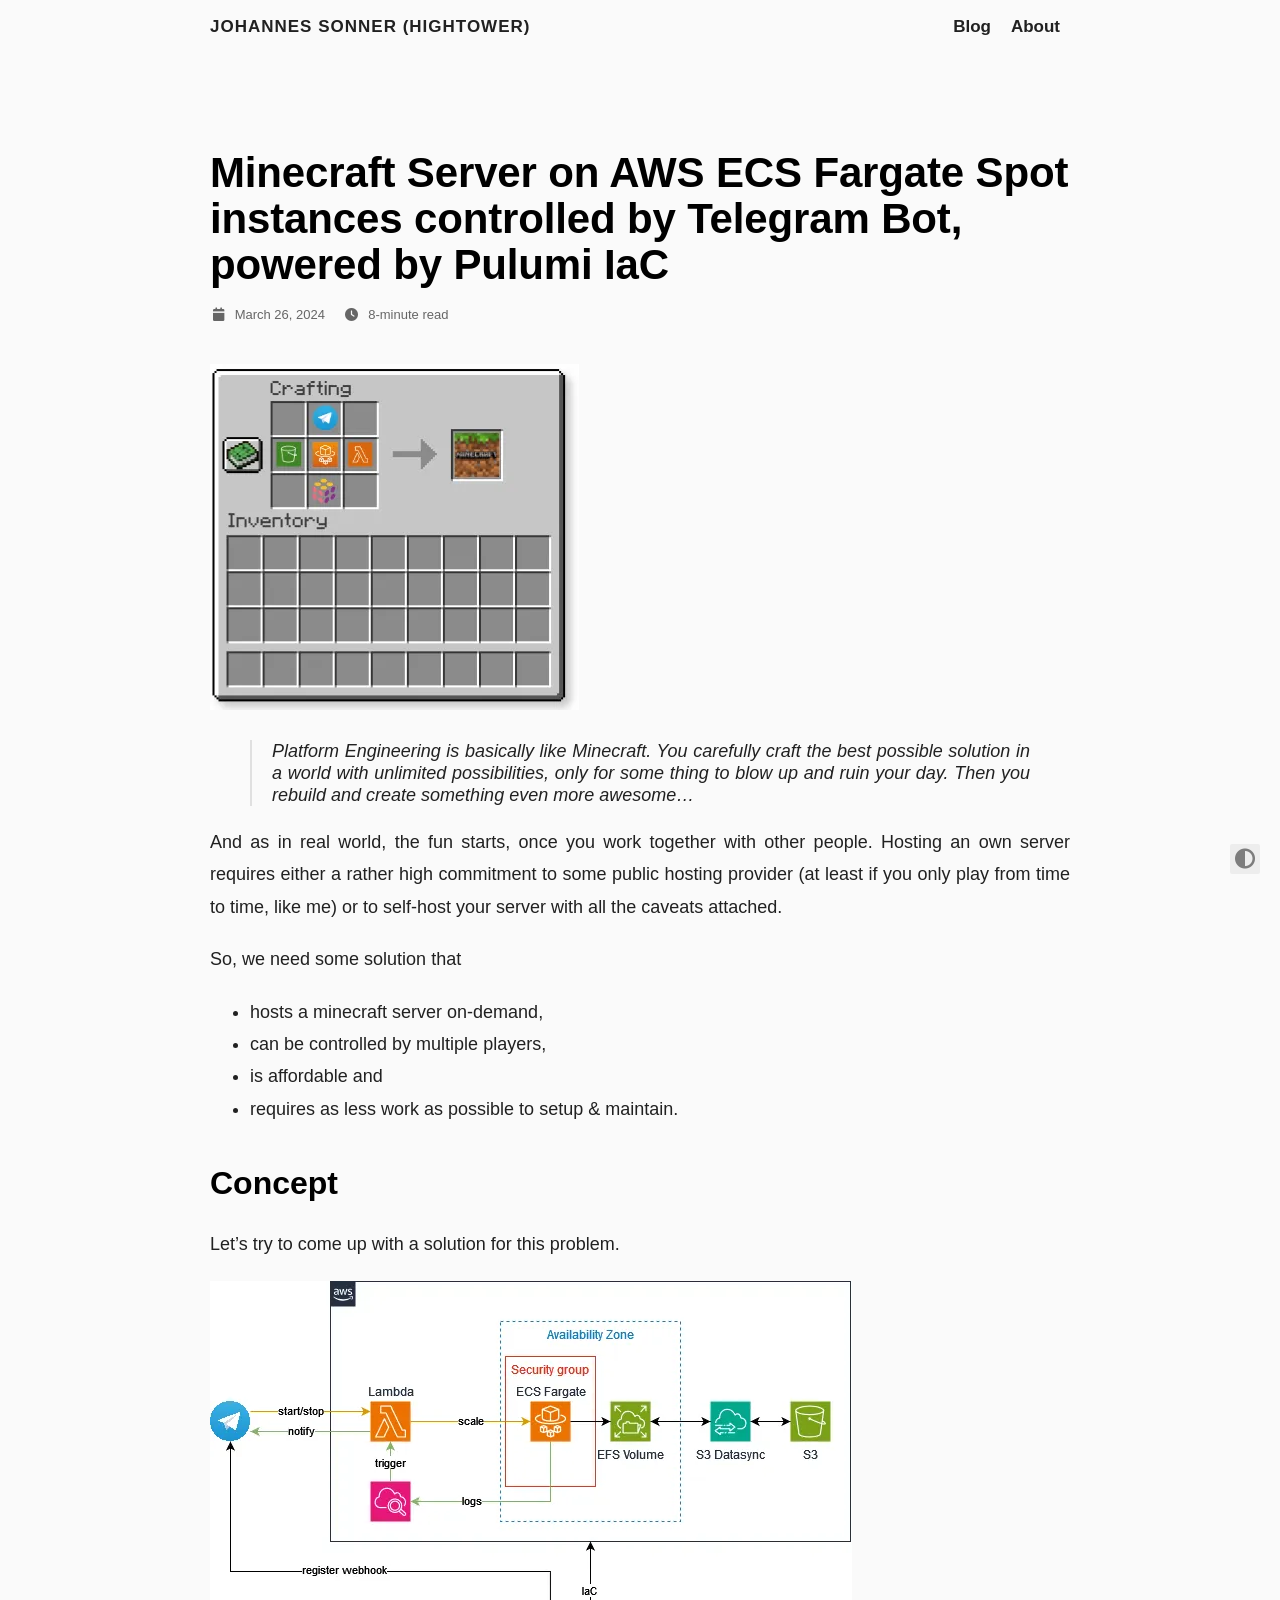
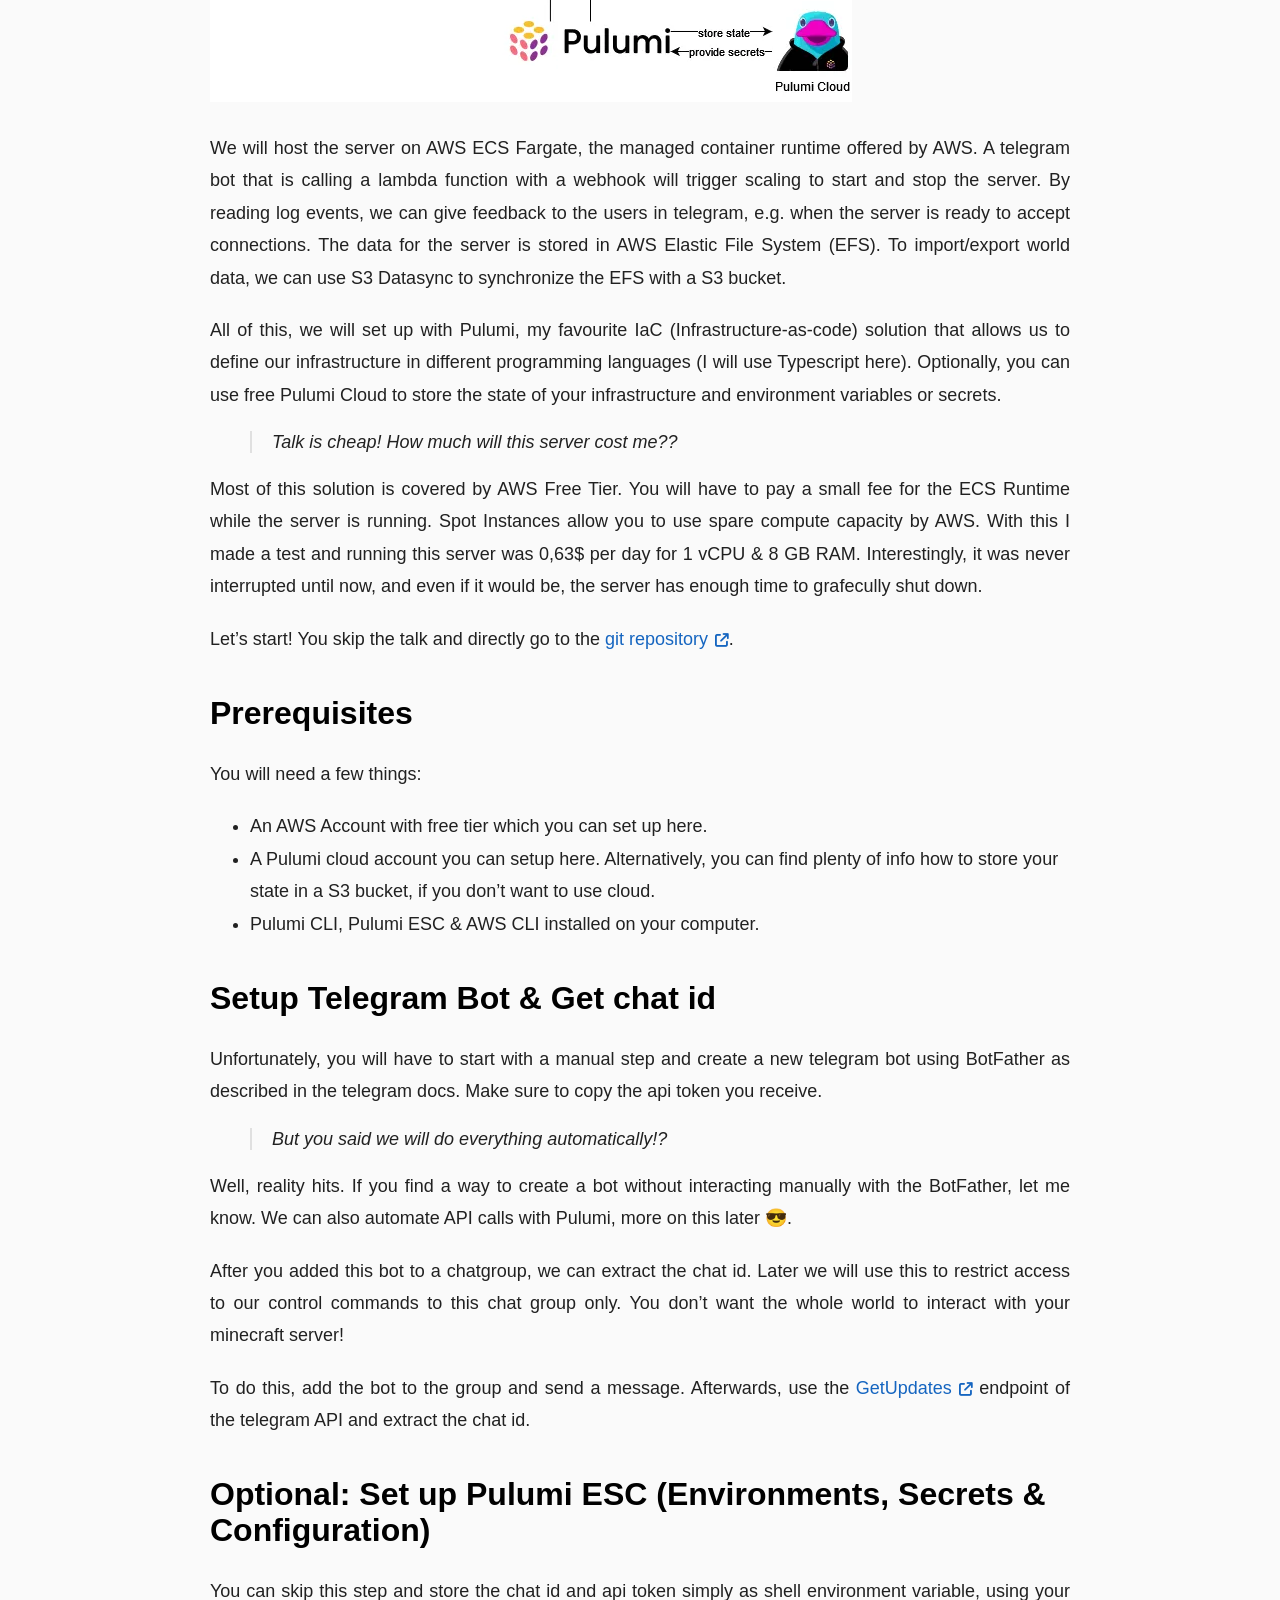
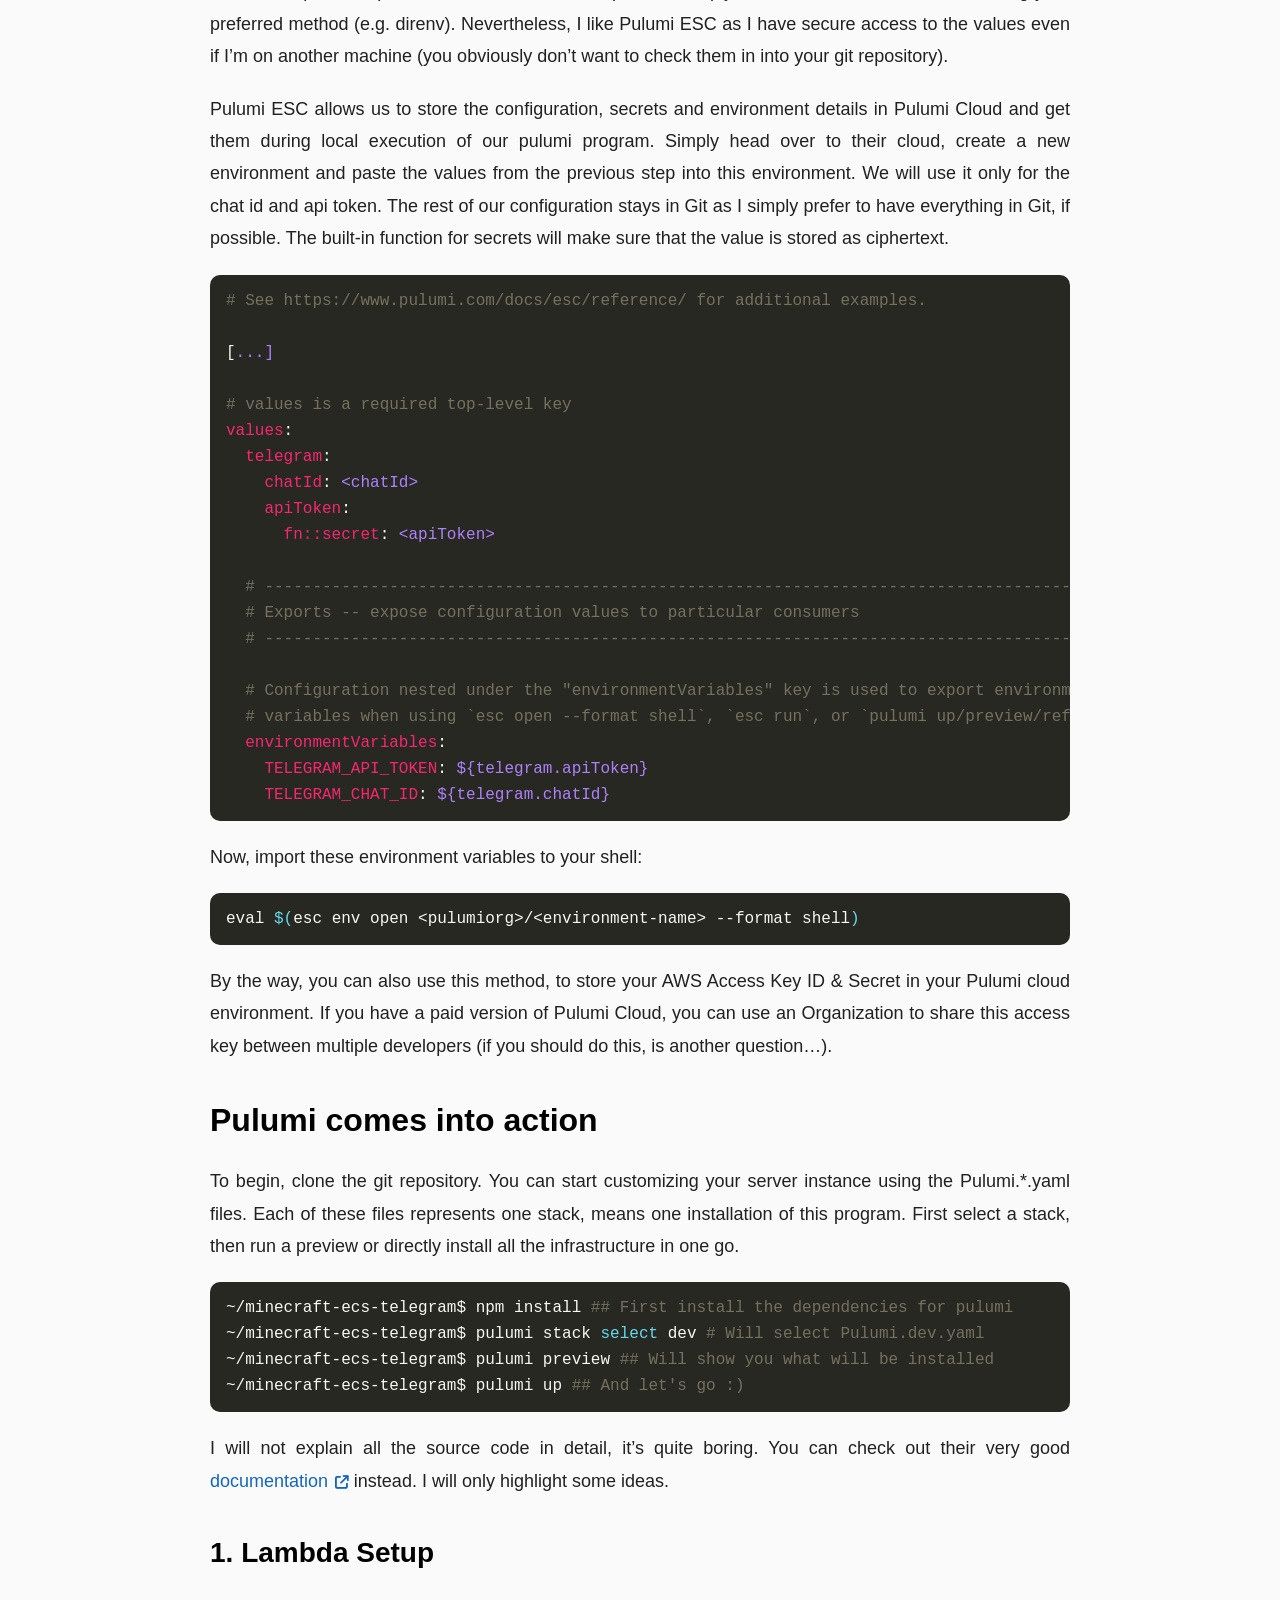
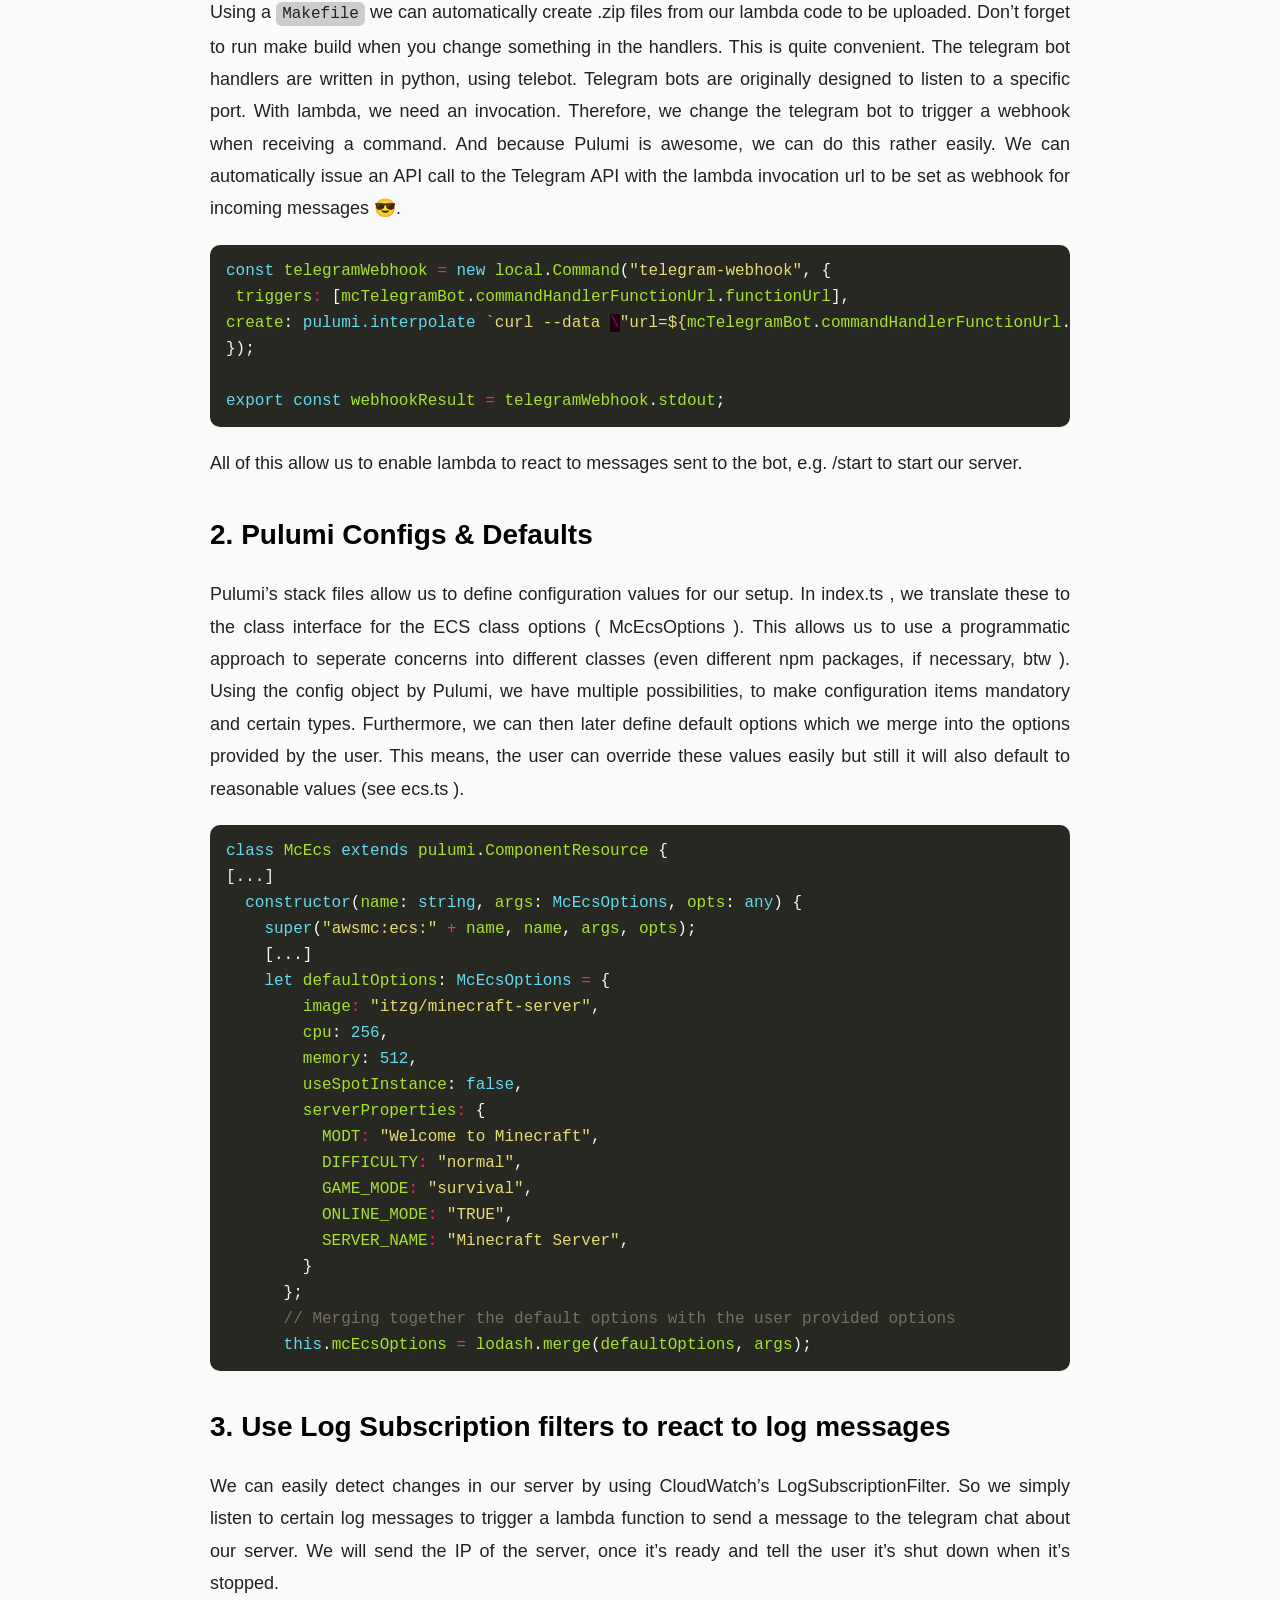
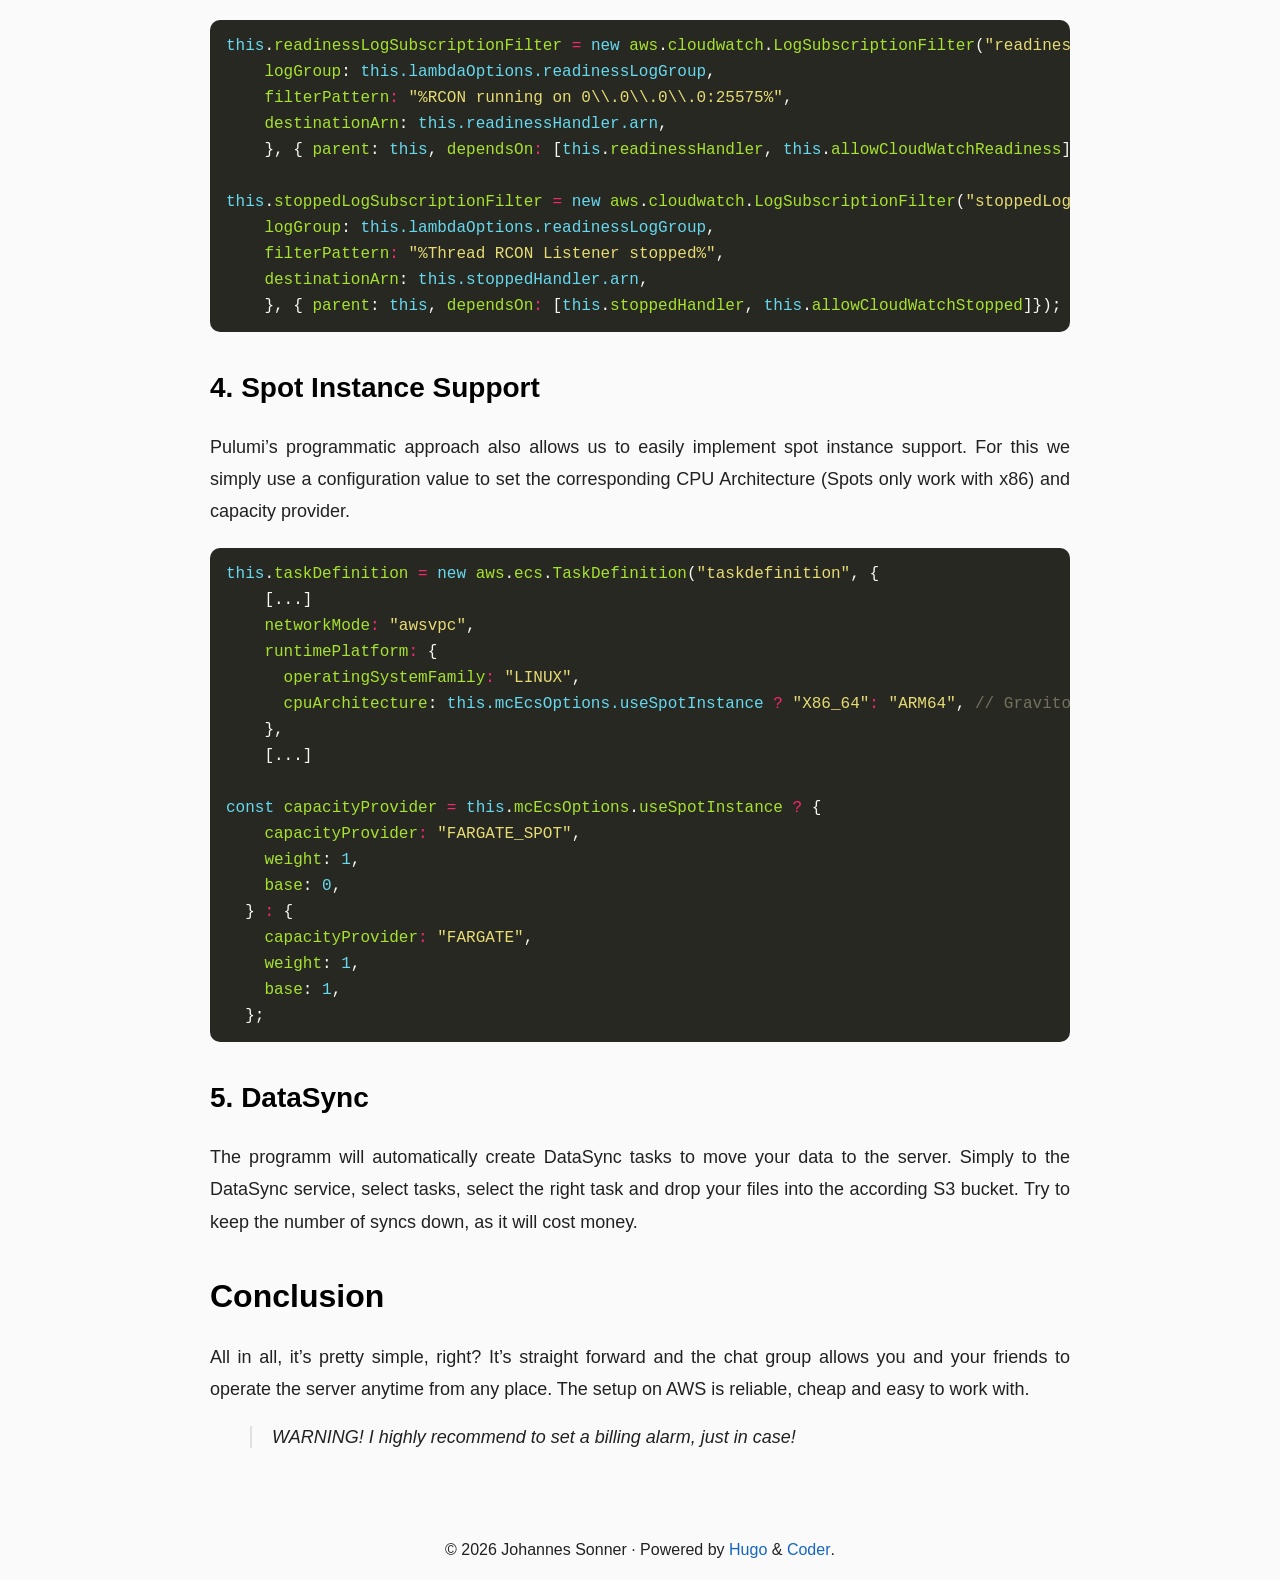
<file: posts/minecraft-server-on-aws-ecs-fargate-spot-instances-controlled-by-telegram-bot-powered-by-pulumi-iac/index.html>
<!doctype html><html lang=en><head><title>Minecraft Server on AWS ECS Fargate Spot instances controlled by Telegram Bot, powered by Pulumi IaC · Johannes Sonner (Hightower)
</title><meta charset=utf-8><meta name=viewport content="width=device-width,initial-scale=1"><meta name=color-scheme content="light dark"><meta name=author content="Johannes Sonner"><meta name=description content="Running an on-demand Minecraft server on AWS ECS Fargate Spot, controlled via Telegram and fully automated with Pulumi."><meta name=keywords content><meta name=twitter:card content="summary"><meta name=twitter:title content="Minecraft Server on AWS ECS Fargate Spot instances controlled by Telegram Bot, powered by Pulumi IaC"><meta name=twitter:description content="Running an on-demand Minecraft server on AWS ECS Fargate Spot, controlled via Telegram and fully automated with Pulumi."><meta property="og:url" content="https://hghtwr.github.io/posts/minecraft-server-on-aws-ecs-fargate-spot-instances-controlled-by-telegram-bot-powered-by-pulumi-iac/"><meta property="og:site_name" content="Johannes Sonner (Hightower)"><meta property="og:title" content="Minecraft Server on AWS ECS Fargate Spot instances controlled by Telegram Bot, powered by Pulumi IaC"><meta property="og:description" content="Running an on-demand Minecraft server on AWS ECS Fargate Spot, controlled via Telegram and fully automated with Pulumi."><meta property="og:locale" content="en"><meta property="og:type" content="article"><meta property="article:section" content="posts"><meta property="article:published_time" content="2024-03-26T00:00:00+00:00"><meta property="article:modified_time" content="2026-03-30T22:28:42+02:00"><link rel=canonical href=https://hghtwr.github.io/posts/minecraft-server-on-aws-ecs-fargate-spot-instances-controlled-by-telegram-bot-powered-by-pulumi-iac/><link rel=preload href=/fonts/fa-brands-400.woff2 as=font type=font/woff2 crossorigin><link rel=preload href=/fonts/fa-regular-400.woff2 as=font type=font/woff2 crossorigin><link rel=preload href=/fonts/fa-solid-900.woff2 as=font type=font/woff2 crossorigin><link rel=stylesheet href=/css/coder.min.aa5ef26fa979d6793724ae2dbd71efa94fd16cb1c5c7db3b6651f21f9892a5fd.css integrity="sha256-ql7yb6l51nk3JK4tvXHvqU/RbLHFx9s7ZlHyH5iSpf0=" crossorigin=anonymous media=screen><link rel=stylesheet href=/css/coder-dark.min.a00e6364bacbc8266ad1cc81230774a1397198f8cfb7bcba29b7d6fcb54ce57f.css integrity="sha256-oA5jZLrLyCZq0cyBIwd0oTlxmPjPt7y6KbfW/LVM5X8=" crossorigin=anonymous media=screen><link rel=stylesheet href=/css/custom.min.9cfaeb461c77dff59396f6afe5775d5dc7a954a97afeeb1e67b81880d699ba10.css integrity="sha256-nPrrRhx33/WTlvav5XddXcepVKl6/useZ7gYgNaZuhA=" crossorigin=anonymous media=screen><link rel=icon type=image/svg+xml href=/images/favicon.svg sizes=any><link rel=icon type=image/png href=/images/favicon-32x32.png sizes=32x32><link rel=icon type=image/png href=/images/favicon-16x16.png sizes=16x16><link rel=apple-touch-icon href=/images/apple-touch-icon.png><link rel=apple-touch-icon sizes=180x180 href=/images/apple-touch-icon.png><link rel=manifest href=/site.webmanifest><link rel=mask-icon href=/images/safari-pinned-tab.svg color=#5bbad5></head><body class="preload-transitions colorscheme-auto"><div class=float-container><a id=dark-mode-toggle class=colorscheme-toggle><i class="fa-solid fa-adjust fa-fw" aria-hidden=true></i></a></div><main class=wrapper><nav class=navigation><section class=container><a class=navigation-title href=https://hghtwr.github.io/>Johannes Sonner (Hightower)
</a><input type=checkbox id=menu-toggle>
<label class="menu-button float-right" for=menu-toggle><i class="fa-solid fa-bars fa-fw" aria-hidden=true></i></label><ul class=navigation-list><li class=navigation-item><a class=navigation-link href=/posts/>Blog</a></li><li class=navigation-item><a class=navigation-link href=/pages/about-me/>About</a></li></ul></section></nav><div class=content><section class="container post"><article><header><div class=post-title><h1 class=title><a class=title-link href=https://hghtwr.github.io/posts/minecraft-server-on-aws-ecs-fargate-spot-instances-controlled-by-telegram-bot-powered-by-pulumi-iac/>Minecraft Server on AWS ECS Fargate Spot instances controlled by Telegram Bot, powered by Pulumi IaC</a></h1></div><div class=post-meta><div class=date><span class=posted-on><i class="fa-solid fa-calendar" aria-hidden=true></i>
<time datetime=2024-03-26T00:00:00Z>March 26, 2024
</time></span><span class=reading-time><i class="fa-solid fa-clock" aria-hidden=true></i>
8-minute read</span></div></div></header><div class=post-content><p><img src=/posts/minecraft-server-on-aws-ecs-fargate-spot-instances-controlled-by-telegram-bot-powered-by-pulumi-iac/intro.webp alt=Intro></p><blockquote><p>Platform Engineering is basically like Minecraft. You carefully craft the best possible solution in a world with unlimited possibilities, only for some thing to blow up and ruin your day. Then you rebuild and create something even more awesome…</p></blockquote><p>And as in real world, the fun starts, once you work together with other people. Hosting an own server requires either a rather high commitment to some public hosting provider (at least if you only play from time to time, like me) or to self-host your server with all the caveats attached.</p><p>So, we need some solution that</p><ul><li>hosts a minecraft server on-demand,</li><li>can be controlled by multiple players,</li><li>is affordable and</li><li>requires as less work as possible to setup & maintain.</li></ul><h1 id=concept>Concept
<a class=heading-link href=#concept><i class="fa-solid fa-link" aria-hidden=true title="Link to heading"></i>
<span class=sr-only>Link to heading</span></a></h1><p>Let’s try to come up with a solution for this problem.</p><p><img src=/posts/minecraft-server-on-aws-ecs-fargate-spot-instances-controlled-by-telegram-bot-powered-by-pulumi-iac/concept.webp alt=Concept></p><p>We will host the server on AWS ECS Fargate, the managed container runtime offered by AWS. A telegram bot that is calling a lambda function with a webhook will trigger scaling to start and stop the server. By reading log events, we can give feedback to the users in telegram, e.g. when the server is ready to accept connections. The data for the server is stored in AWS Elastic File System (EFS). To import/export world data, we can use S3 Datasync to synchronize the EFS with a S3 bucket.</p><p>All of this, we will set up with Pulumi, my favourite IaC (Infrastructure-as-code) solution that allows us to define our infrastructure in different programming languages (I will use Typescript here). Optionally, you can use free Pulumi Cloud to store the state of your infrastructure and environment variables or secrets.</p><blockquote><p>Talk is cheap! How much will this server cost me??</p></blockquote><p>Most of this solution is covered by AWS Free Tier. You will have to pay a small fee for the ECS Runtime while the server is running. Spot Instances allow you to use spare compute capacity by AWS. With this I made a test and running this server was 0,63$ per day for 1 vCPU & 8 GB RAM. Interestingly, it was never interrupted until now, and even if it would be, the server has enough time to grafecully shut down.</p><p>Let’s start! You skip the talk and directly go to the <a href=https://github.com/hghtwr/minecraft-ecs-telegram class=external-link target=_blank rel=noopener>git repository</a>.</p><h1 id=prerequisites>Prerequisites
<a class=heading-link href=#prerequisites><i class="fa-solid fa-link" aria-hidden=true title="Link to heading"></i>
<span class=sr-only>Link to heading</span></a></h1><p>You will need a few things:</p><ul><li>An AWS Account with free tier which you can set up here.</li><li>A Pulumi cloud account you can setup here. Alternatively, you can find plenty of info how to store your state in a S3 bucket, if you don’t want to use cloud.</li><li>Pulumi CLI, Pulumi ESC & AWS CLI installed on your computer.</li></ul><h1 id=setup-telegram-bot--get-chat-id>Setup Telegram Bot & Get chat id
<a class=heading-link href=#setup-telegram-bot--get-chat-id><i class="fa-solid fa-link" aria-hidden=true title="Link to heading"></i>
<span class=sr-only>Link to heading</span></a></h1><p>Unfortunately, you will have to start with a manual step and create a new telegram bot using BotFather as described in the telegram docs. Make sure to copy the api token you receive.</p><blockquote><p>But you said we will do everything automatically!?</p></blockquote><p>Well, reality hits. If you find a way to create a bot without interacting manually with the BotFather, let me know. We can also automate API calls with Pulumi, more on this later 😎.</p><p>After you added this bot to a chatgroup, we can extract the chat id. Later we will use this to restrict access to our control commands to this chat group only. You don’t want the whole world to interact with your minecraft server!</p><p>To do this, add the bot to the group and send a message. Afterwards, use the <a href=https://core.telegram.org/bots/api#getupdates class=external-link target=_blank rel=noopener>GetUpdates</a> endpoint of the telegram API and extract the chat id.</p><h1 id=optional-set-up-pulumi-esc-environments-secrets--configuration>Optional: Set up Pulumi ESC (Environments, Secrets & Configuration)
<a class=heading-link href=#optional-set-up-pulumi-esc-environments-secrets--configuration><i class="fa-solid fa-link" aria-hidden=true title="Link to heading"></i>
<span class=sr-only>Link to heading</span></a></h1><p>You can skip this step and store the chat id and api token simply as shell environment variable, using your preferred method (e.g. direnv). Nevertheless, I like Pulumi ESC as I have secure access to the values even if I’m on another machine (you obviously don’t want to check them in into your git repository).</p><p>Pulumi ESC allows us to store the configuration, secrets and environment details in Pulumi Cloud and get them during local execution of our pulumi program. Simply head over to their cloud, create a new environment and paste the values from the previous step into this environment. We will use it only for the chat id and api token. The rest of our configuration stays in Git as I simply prefer to have everything in Git, if possible. The built-in function for secrets will make sure that the value is stored as ciphertext.</p><div class=highlight><pre tabindex=0 style=color:#f8f8f2;background-color:#272822;-moz-tab-size:4;-o-tab-size:4;tab-size:4><code class=language-yaml data-lang=yaml><span style=display:flex><span><span style=color:#75715e># See https://www.pulumi.com/docs/esc/reference/ for additional examples.</span>
</span></span><span style=display:flex><span>
</span></span><span style=display:flex><span>[<span style=color:#ae81ff>...]</span>
</span></span><span style=display:flex><span>
</span></span><span style=display:flex><span><span style=color:#75715e># values is a required top-level key</span>
</span></span><span style=display:flex><span><span style=color:#f92672>values</span>:
</span></span><span style=display:flex><span>  <span style=color:#f92672>telegram</span>:
</span></span><span style=display:flex><span>    <span style=color:#f92672>chatId</span>: <span style=color:#ae81ff>&lt;chatId&gt;</span>
</span></span><span style=display:flex><span>    <span style=color:#f92672>apiToken</span>:
</span></span><span style=display:flex><span>      <span style=color:#f92672>fn::secret</span>: <span style=color:#ae81ff>&lt;apiToken&gt;</span>
</span></span><span style=display:flex><span>
</span></span><span style=display:flex><span>  <span style=color:#75715e># ---------------------------------------------------------------------------------------</span>
</span></span><span style=display:flex><span>  <span style=color:#75715e># Exports -- expose configuration values to particular consumers</span>
</span></span><span style=display:flex><span>  <span style=color:#75715e># ---------------------------------------------------------------------------------------</span>
</span></span><span style=display:flex><span>
</span></span><span style=display:flex><span>  <span style=color:#75715e># Configuration nested under the &#34;environmentVariables&#34; key is used to export environment</span>
</span></span><span style=display:flex><span>  <span style=color:#75715e># variables when using `esc open --format shell`, `esc run`, or `pulumi up/preview/refresh/destroy`</span>
</span></span><span style=display:flex><span>  <span style=color:#f92672>environmentVariables</span>:
</span></span><span style=display:flex><span>    <span style=color:#f92672>TELEGRAM_API_TOKEN</span>: <span style=color:#ae81ff>${telegram.apiToken}</span>
</span></span><span style=display:flex><span>    <span style=color:#f92672>TELEGRAM_CHAT_ID</span>: <span style=color:#ae81ff>${telegram.chatId}</span>
</span></span></code></pre></div><p>Now, import these environment variables to your shell:</p><div class=highlight><pre tabindex=0 style=color:#f8f8f2;background-color:#272822;-moz-tab-size:4;-o-tab-size:4;tab-size:4><code class=language-sh data-lang=sh><span style=display:flex><span>eval <span style=color:#66d9ef>$(</span>esc env open &lt;pulumiorg&gt;/&lt;environment-name&gt; --format shell<span style=color:#66d9ef>)</span>
</span></span></code></pre></div><p>By the way, you can also use this method, to store your AWS Access Key ID & Secret in your Pulumi cloud environment. If you have a paid version of Pulumi Cloud, you can use an Organization to share this access key between multiple developers (if you should do this, is another question…).</p><h1 id=pulumi-comes-into-action>Pulumi comes into action
<a class=heading-link href=#pulumi-comes-into-action><i class="fa-solid fa-link" aria-hidden=true title="Link to heading"></i>
<span class=sr-only>Link to heading</span></a></h1><p>To begin, clone the git repository. You can start customizing your server instance using the Pulumi.*.yaml files. Each of these files represents one stack, means one installation of this program. First select a stack, then run a preview or directly install all the infrastructure in one go.</p><div class=highlight><pre tabindex=0 style=color:#f8f8f2;background-color:#272822;-moz-tab-size:4;-o-tab-size:4;tab-size:4><code class=language-sh data-lang=sh><span style=display:flex><span>~/minecraft-ecs-telegram$ npm install <span style=color:#75715e>## First install the dependencies for pulumi</span>
</span></span><span style=display:flex><span>~/minecraft-ecs-telegram$ pulumi stack <span style=color:#66d9ef>select</span> dev <span style=color:#75715e># Will select Pulumi.dev.yaml</span>
</span></span><span style=display:flex><span>~/minecraft-ecs-telegram$ pulumi preview <span style=color:#75715e>## Will show you what will be installed </span>
</span></span><span style=display:flex><span>~/minecraft-ecs-telegram$ pulumi up <span style=color:#75715e>## And let&#39;s go :) </span>
</span></span></code></pre></div><p>I will not explain all the source code in detail, it’s quite boring. You can check out their very good <a href=https://www.pulumi.com/docs/ class=external-link target=_blank rel=noopener>documentation</a> instead. I will only highlight some ideas.</p><h2 id=1-lambda-setup>1. Lambda Setup
<a class=heading-link href=#1-lambda-setup><i class="fa-solid fa-link" aria-hidden=true title="Link to heading"></i>
<span class=sr-only>Link to heading</span></a></h2><p>Using a <code>Makefile</code> we can automatically create .zip files from our lambda code to be uploaded. Don’t forget to run make build when you change something in the handlers. This is quite convenient. The telegram bot handlers are written in python, using telebot. Telegram bots are originally designed to listen to a specific port. With lambda, we need an invocation. Therefore, we change the telegram bot to trigger a webhook when receiving a command. And because Pulumi is awesome, we can do this rather easily. We can automatically issue an API call to the Telegram API with the lambda invocation url to be set as webhook for incoming messages 😎.</p><div class=highlight><pre tabindex=0 style=color:#f8f8f2;background-color:#272822;-moz-tab-size:4;-o-tab-size:4;tab-size:4><code class=language-ts data-lang=ts><span style=display:flex><span><span style=color:#66d9ef>const</span> <span style=color:#a6e22e>telegramWebhook</span> <span style=color:#f92672>=</span> <span style=color:#66d9ef>new</span> <span style=color:#a6e22e>local</span>.<span style=color:#a6e22e>Command</span>(<span style=color:#e6db74>&#34;telegram-webhook&#34;</span>, {
</span></span><span style=display:flex><span> <span style=color:#a6e22e>triggers</span><span style=color:#f92672>:</span> [<span style=color:#a6e22e>mcTelegramBot</span>.<span style=color:#a6e22e>commandHandlerFunctionUrl</span>.<span style=color:#a6e22e>functionUrl</span>],
</span></span><span style=display:flex><span><span style=color:#a6e22e>create</span>: <span style=color:#66d9ef>pulumi.interpolate</span> <span style=color:#e6db74>`curl --data </span><span style=color:#960050;background-color:#1e0010>\</span><span style=color:#e6db74>&#34;url=</span><span style=color:#e6db74>${</span><span style=color:#a6e22e>mcTelegramBot</span>.<span style=color:#a6e22e>commandHandlerFunctionUrl</span>.<span style=color:#a6e22e>functionUrl</span><span style=color:#e6db74>}</span><span style=color:#960050;background-color:#1e0010>\</span><span style=color:#e6db74>&#34; https://api.telegram.org/bot</span><span style=color:#e6db74>${</span><span style=color:#a6e22e>process</span>.<span style=color:#a6e22e>env</span>.<span style=color:#a6e22e>TELEGRAM_API_TOKEN</span><span style=color:#e6db74>}</span><span style=color:#e6db74>/setWebhook`</span>
</span></span><span style=display:flex><span>});
</span></span><span style=display:flex><span>
</span></span><span style=display:flex><span><span style=color:#66d9ef>export</span> <span style=color:#66d9ef>const</span> <span style=color:#a6e22e>webhookResult</span> <span style=color:#f92672>=</span> <span style=color:#a6e22e>telegramWebhook</span>.<span style=color:#a6e22e>stdout</span>;
</span></span></code></pre></div><p>All of this allow us to enable lambda to react to messages sent to the bot, e.g. /start to start our server.</p><h2 id=2-pulumi-configs--defaults>2. Pulumi Configs & Defaults
<a class=heading-link href=#2-pulumi-configs--defaults><i class="fa-solid fa-link" aria-hidden=true title="Link to heading"></i>
<span class=sr-only>Link to heading</span></a></h2><p>Pulumi’s stack files allow us to define configuration values for our setup. In index.ts , we translate these to the class interface for the ECS class options ( McEcsOptions ). This allows us to use a programmatic approach to seperate concerns into different classes (even different npm packages, if necessary, btw ). Using the config object by Pulumi, we have multiple possibilities, to make configuration items mandatory and certain types. Furthermore, we can then later define default options which we merge into the options provided by the user. This means, the user can override these values easily but still it will also default to reasonable values (see ecs.ts ).</p><div class=highlight><pre tabindex=0 style=color:#f8f8f2;background-color:#272822;-moz-tab-size:4;-o-tab-size:4;tab-size:4><code class=language-ts data-lang=ts><span style=display:flex><span><span style=color:#66d9ef>class</span> <span style=color:#a6e22e>McEcs</span> <span style=color:#66d9ef>extends</span> <span style=color:#a6e22e>pulumi</span>.<span style=color:#a6e22e>ComponentResource</span> {
</span></span><span style=display:flex><span>[...]
</span></span><span style=display:flex><span>  <span style=color:#66d9ef>constructor</span>(<span style=color:#a6e22e>name</span>: <span style=color:#66d9ef>string</span>, <span style=color:#a6e22e>args</span>: <span style=color:#66d9ef>McEcsOptions</span>, <span style=color:#a6e22e>opts</span>: <span style=color:#66d9ef>any</span>) {
</span></span><span style=display:flex><span>    <span style=color:#66d9ef>super</span>(<span style=color:#e6db74>&#34;awsmc:ecs:&#34;</span> <span style=color:#f92672>+</span> <span style=color:#a6e22e>name</span>, <span style=color:#a6e22e>name</span>, <span style=color:#a6e22e>args</span>, <span style=color:#a6e22e>opts</span>);
</span></span><span style=display:flex><span>    [...]
</span></span><span style=display:flex><span>    <span style=color:#66d9ef>let</span> <span style=color:#a6e22e>defaultOptions</span>: <span style=color:#66d9ef>McEcsOptions</span> <span style=color:#f92672>=</span> {
</span></span><span style=display:flex><span>        <span style=color:#a6e22e>image</span><span style=color:#f92672>:</span> <span style=color:#e6db74>&#34;itzg/minecraft-server&#34;</span>,
</span></span><span style=display:flex><span>        <span style=color:#a6e22e>cpu</span>: <span style=color:#66d9ef>256</span>,
</span></span><span style=display:flex><span>        <span style=color:#a6e22e>memory</span>: <span style=color:#66d9ef>512</span>,
</span></span><span style=display:flex><span>        <span style=color:#a6e22e>useSpotInstance</span>: <span style=color:#66d9ef>false</span>,
</span></span><span style=display:flex><span>        <span style=color:#a6e22e>serverProperties</span><span style=color:#f92672>:</span> {
</span></span><span style=display:flex><span>          <span style=color:#a6e22e>MODT</span><span style=color:#f92672>:</span> <span style=color:#e6db74>&#34;Welcome to Minecraft&#34;</span>,
</span></span><span style=display:flex><span>          <span style=color:#a6e22e>DIFFICULTY</span><span style=color:#f92672>:</span> <span style=color:#e6db74>&#34;normal&#34;</span>,
</span></span><span style=display:flex><span>          <span style=color:#a6e22e>GAME_MODE</span><span style=color:#f92672>:</span> <span style=color:#e6db74>&#34;survival&#34;</span>,
</span></span><span style=display:flex><span>          <span style=color:#a6e22e>ONLINE_MODE</span><span style=color:#f92672>:</span> <span style=color:#e6db74>&#34;TRUE&#34;</span>,
</span></span><span style=display:flex><span>          <span style=color:#a6e22e>SERVER_NAME</span><span style=color:#f92672>:</span> <span style=color:#e6db74>&#34;Minecraft Server&#34;</span>,
</span></span><span style=display:flex><span>        }
</span></span><span style=display:flex><span>      };
</span></span><span style=display:flex><span>      <span style=color:#75715e>// Merging together the default options with the user provided options
</span></span></span><span style=display:flex><span><span style=color:#75715e></span>      <span style=color:#66d9ef>this</span>.<span style=color:#a6e22e>mcEcsOptions</span> <span style=color:#f92672>=</span> <span style=color:#a6e22e>lodash</span>.<span style=color:#a6e22e>merge</span>(<span style=color:#a6e22e>defaultOptions</span>, <span style=color:#a6e22e>args</span>);
</span></span></code></pre></div><h2 id=3-use-log-subscription-filters-to-react-to-log-messages>3. Use Log Subscription filters to react to log messages
<a class=heading-link href=#3-use-log-subscription-filters-to-react-to-log-messages><i class="fa-solid fa-link" aria-hidden=true title="Link to heading"></i>
<span class=sr-only>Link to heading</span></a></h2><p>We can easily detect changes in our server by using CloudWatch’s LogSubscriptionFilter. So we simply listen to certain log messages to trigger a lambda function to send a message to the telegram chat about our server. We will send the IP of the server, once it’s ready and tell the user it’s shut down when it’s stopped.</p><div class=highlight><pre tabindex=0 style=color:#f8f8f2;background-color:#272822;-moz-tab-size:4;-o-tab-size:4;tab-size:4><code class=language-ts data-lang=ts><span style=display:flex><span><span style=color:#66d9ef>this</span>.<span style=color:#a6e22e>readinessLogSubscriptionFilter</span> <span style=color:#f92672>=</span> <span style=color:#66d9ef>new</span> <span style=color:#a6e22e>aws</span>.<span style=color:#a6e22e>cloudwatch</span>.<span style=color:#a6e22e>LogSubscriptionFilter</span>(<span style=color:#e6db74>&#34;readinessLogSubscriptionFilter&#34;</span>, {
</span></span><span style=display:flex><span>    <span style=color:#a6e22e>logGroup</span>: <span style=color:#66d9ef>this.lambdaOptions.readinessLogGroup</span>,
</span></span><span style=display:flex><span>    <span style=color:#a6e22e>filterPattern</span><span style=color:#f92672>:</span> <span style=color:#e6db74>&#34;%RCON running on 0\\.0\\.0\\.0:25575%&#34;</span>,
</span></span><span style=display:flex><span>    <span style=color:#a6e22e>destinationArn</span>: <span style=color:#66d9ef>this.readinessHandler.arn</span>,
</span></span><span style=display:flex><span>    }, { <span style=color:#a6e22e>parent</span>: <span style=color:#66d9ef>this</span>, <span style=color:#a6e22e>dependsOn</span><span style=color:#f92672>:</span> [<span style=color:#66d9ef>this</span>.<span style=color:#a6e22e>readinessHandler</span>, <span style=color:#66d9ef>this</span>.<span style=color:#a6e22e>allowCloudWatchReadiness</span>]});
</span></span><span style=display:flex><span>
</span></span><span style=display:flex><span><span style=color:#66d9ef>this</span>.<span style=color:#a6e22e>stoppedLogSubscriptionFilter</span> <span style=color:#f92672>=</span> <span style=color:#66d9ef>new</span> <span style=color:#a6e22e>aws</span>.<span style=color:#a6e22e>cloudwatch</span>.<span style=color:#a6e22e>LogSubscriptionFilter</span>(<span style=color:#e6db74>&#34;stoppedLogSubscriptionFilter&#34;</span>, {
</span></span><span style=display:flex><span>    <span style=color:#a6e22e>logGroup</span>: <span style=color:#66d9ef>this.lambdaOptions.readinessLogGroup</span>,
</span></span><span style=display:flex><span>    <span style=color:#a6e22e>filterPattern</span><span style=color:#f92672>:</span> <span style=color:#e6db74>&#34;%Thread RCON Listener stopped%&#34;</span>,
</span></span><span style=display:flex><span>    <span style=color:#a6e22e>destinationArn</span>: <span style=color:#66d9ef>this.stoppedHandler.arn</span>,
</span></span><span style=display:flex><span>    }, { <span style=color:#a6e22e>parent</span>: <span style=color:#66d9ef>this</span>, <span style=color:#a6e22e>dependsOn</span><span style=color:#f92672>:</span> [<span style=color:#66d9ef>this</span>.<span style=color:#a6e22e>stoppedHandler</span>, <span style=color:#66d9ef>this</span>.<span style=color:#a6e22e>allowCloudWatchStopped</span>]});
</span></span></code></pre></div><h2 id=4-spot-instance-support>4. Spot Instance Support
<a class=heading-link href=#4-spot-instance-support><i class="fa-solid fa-link" aria-hidden=true title="Link to heading"></i>
<span class=sr-only>Link to heading</span></a></h2><p>Pulumi’s programmatic approach also allows us to easily implement spot instance support. For this we simply use a configuration value to set the corresponding CPU Architecture (Spots only work with x86) and capacity provider.</p><div class=highlight><pre tabindex=0 style=color:#f8f8f2;background-color:#272822;-moz-tab-size:4;-o-tab-size:4;tab-size:4><code class=language-ts data-lang=ts><span style=display:flex><span><span style=color:#66d9ef>this</span>.<span style=color:#a6e22e>taskDefinition</span> <span style=color:#f92672>=</span> <span style=color:#66d9ef>new</span> <span style=color:#a6e22e>aws</span>.<span style=color:#a6e22e>ecs</span>.<span style=color:#a6e22e>TaskDefinition</span>(<span style=color:#e6db74>&#34;taskdefinition&#34;</span>, {
</span></span><span style=display:flex><span>    [...]
</span></span><span style=display:flex><span>    <span style=color:#a6e22e>networkMode</span><span style=color:#f92672>:</span> <span style=color:#e6db74>&#34;awsvpc&#34;</span>,
</span></span><span style=display:flex><span>    <span style=color:#a6e22e>runtimePlatform</span><span style=color:#f92672>:</span> {
</span></span><span style=display:flex><span>      <span style=color:#a6e22e>operatingSystemFamily</span><span style=color:#f92672>:</span> <span style=color:#e6db74>&#34;LINUX&#34;</span>,
</span></span><span style=display:flex><span>      <span style=color:#a6e22e>cpuArchitecture</span>: <span style=color:#66d9ef>this.mcEcsOptions.useSpotInstance</span> <span style=color:#f92672>?</span> <span style=color:#e6db74>&#34;X86_64&#34;</span><span style=color:#f92672>:</span> <span style=color:#e6db74>&#34;ARM64&#34;</span>, <span style=color:#75715e>// Graviton is cheaper but only available for non-spot instances
</span></span></span><span style=display:flex><span><span style=color:#75715e></span>    },
</span></span><span style=display:flex><span>    [...]
</span></span><span style=display:flex><span>
</span></span><span style=display:flex><span><span style=color:#66d9ef>const</span> <span style=color:#a6e22e>capacityProvider</span> <span style=color:#f92672>=</span> <span style=color:#66d9ef>this</span>.<span style=color:#a6e22e>mcEcsOptions</span>.<span style=color:#a6e22e>useSpotInstance</span> <span style=color:#f92672>?</span> {
</span></span><span style=display:flex><span>    <span style=color:#a6e22e>capacityProvider</span><span style=color:#f92672>:</span> <span style=color:#e6db74>&#34;FARGATE_SPOT&#34;</span>,
</span></span><span style=display:flex><span>    <span style=color:#a6e22e>weight</span>: <span style=color:#66d9ef>1</span>,
</span></span><span style=display:flex><span>    <span style=color:#a6e22e>base</span>: <span style=color:#66d9ef>0</span>,
</span></span><span style=display:flex><span>  } <span style=color:#f92672>:</span> {
</span></span><span style=display:flex><span>    <span style=color:#a6e22e>capacityProvider</span><span style=color:#f92672>:</span> <span style=color:#e6db74>&#34;FARGATE&#34;</span>,
</span></span><span style=display:flex><span>    <span style=color:#a6e22e>weight</span>: <span style=color:#66d9ef>1</span>,
</span></span><span style=display:flex><span>    <span style=color:#a6e22e>base</span>: <span style=color:#66d9ef>1</span>,
</span></span><span style=display:flex><span>  };
</span></span></code></pre></div><h2 id=5-datasync>5. DataSync
<a class=heading-link href=#5-datasync><i class="fa-solid fa-link" aria-hidden=true title="Link to heading"></i>
<span class=sr-only>Link to heading</span></a></h2><p>The programm will automatically create DataSync tasks to move your data to the server. Simply to the DataSync service, select tasks, select the right task and drop your files into the according S3 bucket. Try to keep the number of syncs down, as it will cost money.</p><h1 id=conclusion>Conclusion
<a class=heading-link href=#conclusion><i class="fa-solid fa-link" aria-hidden=true title="Link to heading"></i>
<span class=sr-only>Link to heading</span></a></h1><p>All in all, it’s pretty simple, right? It’s straight forward and the chat group allows you and your friends to operate the server anytime from any place. The setup on AWS is reliable, cheap and easy to work with.</p><blockquote><p>WARNING! I highly recommend to set a billing alarm, just in case!</p></blockquote></div><footer></footer></article></section></div><footer class=footer><section class=container>©
2026
Johannes Sonner
·
Powered by <a href=https://gohugo.io/ target=_blank rel=noopener>Hugo</a> & <a href=https://github.com/luizdepra/hugo-coder/ target=_blank rel=noopener>Coder</a>.</section></footer></main><script src=/js/coder.min.6ae284be93d2d19dad1f02b0039508d9aab3180a12a06dcc71b0b0ef7825a317.js integrity="sha256-auKEvpPS0Z2tHwKwA5UI2aqzGAoSoG3McbCw73gloxc="></script></body></html>
</file>
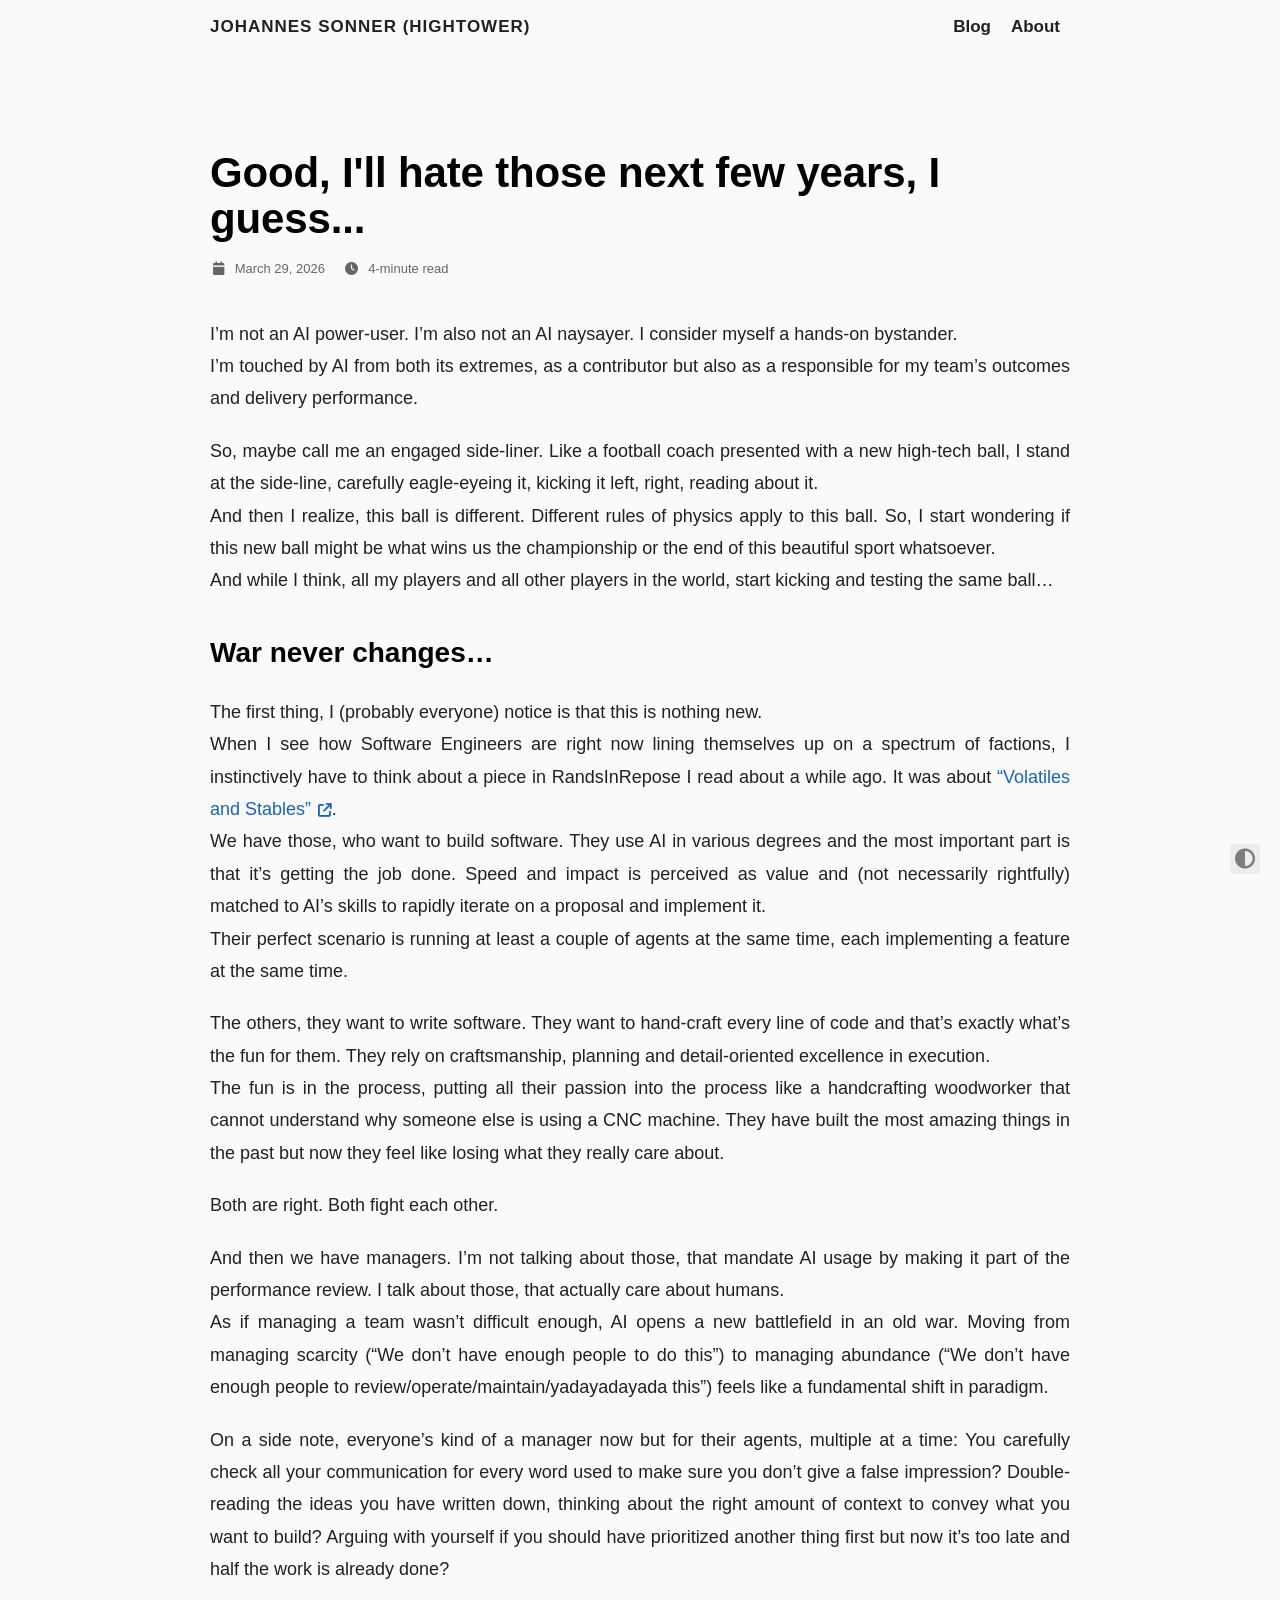
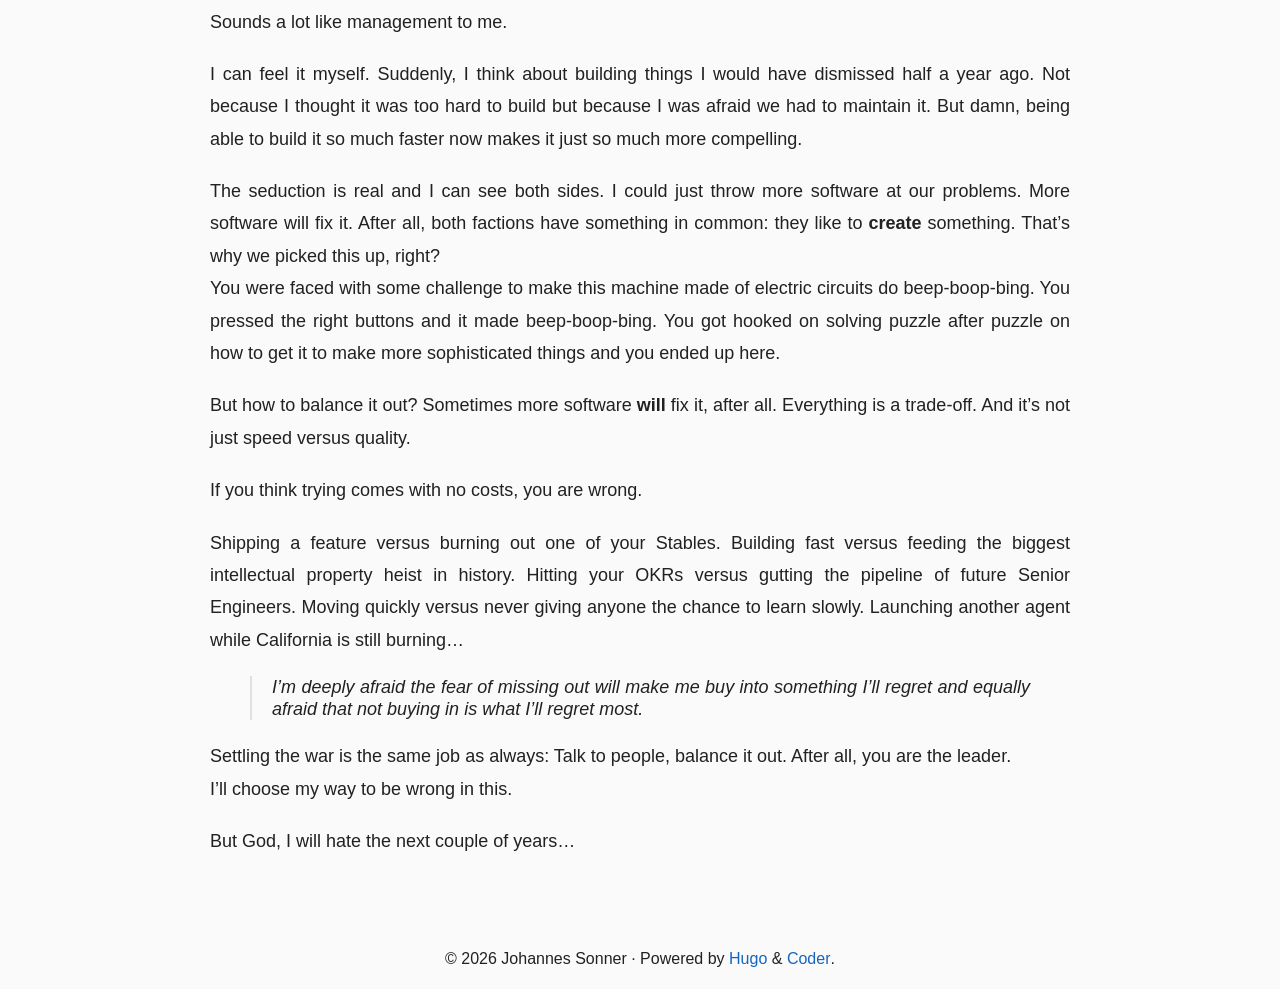
<file: posts/thoughts-about-ai/index.html>
<!doctype html><html lang=en><head><title>Good, I'll hate those next few years, I guess... · Johannes Sonner (Hightower)
</title><meta charset=utf-8><meta name=viewport content="width=device-width,initial-scale=1"><meta name=color-scheme content="light dark"><meta name=author content="Johannes Sonner"><meta name=description content="Just a couple of thoughts on this thing..."><meta name=keywords content><meta name=twitter:card content="summary"><meta name=twitter:title content="Good, I'll hate those next few years, I guess..."><meta name=twitter:description content="Just a couple of thoughts on this thing..."><meta property="og:url" content="https://hghtwr.github.io/posts/thoughts-about-ai/"><meta property="og:site_name" content="Johannes Sonner (Hightower)"><meta property="og:title" content="Good, I'll hate those next few years, I guess..."><meta property="og:description" content="Just a couple of thoughts on this thing..."><meta property="og:locale" content="en"><meta property="og:type" content="article"><meta property="article:section" content="posts"><meta property="article:published_time" content="2026-03-29T00:00:00+00:00"><meta property="article:modified_time" content="2026-03-30T22:45:19+02:00"><link rel=canonical href=https://hghtwr.github.io/posts/thoughts-about-ai/><link rel=preload href=/fonts/fa-brands-400.woff2 as=font type=font/woff2 crossorigin><link rel=preload href=/fonts/fa-regular-400.woff2 as=font type=font/woff2 crossorigin><link rel=preload href=/fonts/fa-solid-900.woff2 as=font type=font/woff2 crossorigin><link rel=stylesheet href=/css/coder.min.aa5ef26fa979d6793724ae2dbd71efa94fd16cb1c5c7db3b6651f21f9892a5fd.css integrity="sha256-ql7yb6l51nk3JK4tvXHvqU/RbLHFx9s7ZlHyH5iSpf0=" crossorigin=anonymous media=screen><link rel=stylesheet href=/css/coder-dark.min.a00e6364bacbc8266ad1cc81230774a1397198f8cfb7bcba29b7d6fcb54ce57f.css integrity="sha256-oA5jZLrLyCZq0cyBIwd0oTlxmPjPt7y6KbfW/LVM5X8=" crossorigin=anonymous media=screen><link rel=stylesheet href=/css/custom.min.9cfaeb461c77dff59396f6afe5775d5dc7a954a97afeeb1e67b81880d699ba10.css integrity="sha256-nPrrRhx33/WTlvav5XddXcepVKl6/useZ7gYgNaZuhA=" crossorigin=anonymous media=screen><link rel=icon type=image/svg+xml href=/images/favicon.svg sizes=any><link rel=icon type=image/png href=/images/favicon-32x32.png sizes=32x32><link rel=icon type=image/png href=/images/favicon-16x16.png sizes=16x16><link rel=apple-touch-icon href=/images/apple-touch-icon.png><link rel=apple-touch-icon sizes=180x180 href=/images/apple-touch-icon.png><link rel=manifest href=/site.webmanifest><link rel=mask-icon href=/images/safari-pinned-tab.svg color=#5bbad5></head><body class="preload-transitions colorscheme-auto"><div class=float-container><a id=dark-mode-toggle class=colorscheme-toggle><i class="fa-solid fa-adjust fa-fw" aria-hidden=true></i></a></div><main class=wrapper><nav class=navigation><section class=container><a class=navigation-title href=https://hghtwr.github.io/>Johannes Sonner (Hightower)
</a><input type=checkbox id=menu-toggle>
<label class="menu-button float-right" for=menu-toggle><i class="fa-solid fa-bars fa-fw" aria-hidden=true></i></label><ul class=navigation-list><li class=navigation-item><a class=navigation-link href=/posts/>Blog</a></li><li class=navigation-item><a class=navigation-link href=/pages/about-me/>About</a></li></ul></section></nav><div class=content><section class="container post"><article><header><div class=post-title><h1 class=title><a class=title-link href=https://hghtwr.github.io/posts/thoughts-about-ai/>Good, I'll hate those next few years, I guess...</a></h1></div><div class=post-meta><div class=date><span class=posted-on><i class="fa-solid fa-calendar" aria-hidden=true></i>
<time datetime=2026-03-29T00:00:00Z>March 29, 2026
</time></span><span class=reading-time><i class="fa-solid fa-clock" aria-hidden=true></i>
4-minute read</span></div></div></header><div class=post-content><p>I&rsquo;m not an AI power-user. I&rsquo;m also not an AI naysayer. I consider myself a hands-on bystander.
I&rsquo;m touched by AI from both its extremes, as a contributor but also as a responsible for my team&rsquo;s outcomes and delivery performance.</p><p>So, maybe call me an engaged side-liner. Like a football coach presented with a new high-tech ball, I stand at the side-line, carefully eagle-eyeing it, kicking it left, right, reading about it.
And then I realize, this ball is different. Different rules of physics apply to this ball. So, I start wondering if this new ball might be what wins us the championship or the end of this beautiful sport whatsoever.
And while I think, all my players and all other players in the world, start kicking and testing the same ball&mldr;</p><h2 id=war-never-changes>War never changes&mldr;
<a class=heading-link href=#war-never-changes><i class="fa-solid fa-link" aria-hidden=true title="Link to heading"></i>
<span class=sr-only>Link to heading</span></a></h2><p>The first thing, I (probably everyone) notice is that this is nothing new.
When I see how Software Engineers are right now lining themselves up on a spectrum of factions, I instinctively have to think about a piece in RandsInRepose I read about a while ago. It was about <a href=https://randsinrepose.com/archives/stables-and-volatiles/ class=external-link target=_blank rel=noopener>&ldquo;Volatiles and Stables&rdquo;</a>.
We have those, who want to build software. They use AI in various degrees and the most important part is that it&rsquo;s getting the job done. Speed and impact is perceived as value and (not necessarily rightfully) matched to AI&rsquo;s skills to rapidly iterate on a proposal and implement it.
Their perfect scenario is running at least a couple of agents at the same time, each implementing a feature at the same time.</p><p>The others, they want to write software. They want to hand-craft every line of code and that&rsquo;s exactly what&rsquo;s the fun for them. They rely on craftsmanship, planning and detail-oriented excellence in execution.
The fun is in the process, putting all their passion into the process like a handcrafting woodworker that cannot understand why someone else is using a CNC machine. They have built the most amazing things in the past but now they feel like losing what they really care about.</p><p>Both are right. Both fight each other.</p><p>And then we have managers. I&rsquo;m not talking about those, that mandate AI usage by making it part of the performance review. I talk about those, that actually care about humans.
As if managing a team wasn&rsquo;t difficult enough, AI opens a new battlefield in an old war. Moving from managing scarcity (&ldquo;We don&rsquo;t have enough people to do this&rdquo;) to managing abundance (&ldquo;We don&rsquo;t have enough people to review/operate/maintain/yadayadayada this&rdquo;) feels like a fundamental shift in paradigm.</p><p>On a side note, everyone&rsquo;s kind of a manager now but for their agents, multiple at a time: You carefully check all your communication for every word used to make sure you don&rsquo;t give a false impression? Double-reading the ideas you have written down, thinking about the right amount of context to convey what you want to build? Arguing with yourself if you should have prioritized another thing first but now it&rsquo;s too late and half the work is already done?</p><p>Sounds a lot like management to me.</p><p>I can feel it myself. Suddenly, I think about building things I would have dismissed half a year ago. Not because I thought it was too hard to build but because I was afraid we had to maintain it. But damn, being able to build it so much faster now makes it just so much more compelling.</p><p>The seduction is real and I can see both sides. I could just throw more software at our problems. More software will fix it. After all, both factions have something in common: they like to <strong>create</strong> something. That&rsquo;s why we picked this up, right?
You were faced with some challenge to make this machine made of electric circuits do beep-boop-bing. You pressed the right buttons and it made beep-boop-bing. You got hooked on solving puzzle after puzzle on how to get it to make more sophisticated things and you ended up here.</p><p>But how to balance it out? Sometimes more software <strong>will</strong> fix it, after all. Everything is a trade-off. And it&rsquo;s not just speed versus quality.</p><p>If you think trying comes with no costs, you are wrong.</p><p>Shipping a feature versus burning out one of your Stables. Building fast versus feeding the biggest intellectual property heist in history. Hitting your OKRs versus gutting the pipeline of future Senior Engineers. Moving quickly versus never giving anyone the chance to learn slowly. Launching another agent while California is still burning&mldr;</p><blockquote><p>I&rsquo;m deeply afraid the fear of missing out will make me buy into something I&rsquo;ll regret and equally afraid that not buying in is what I&rsquo;ll regret most.</p></blockquote><p>Settling the war is the same job as always: Talk to people, balance it out. After all, you are the leader.
I&rsquo;ll choose my way to be wrong in this.</p><p>But God, I will hate the next couple of years&mldr;</p></div><footer></footer></article></section></div><footer class=footer><section class=container>©
2026
Johannes Sonner
·
Powered by <a href=https://gohugo.io/ target=_blank rel=noopener>Hugo</a> & <a href=https://github.com/luizdepra/hugo-coder/ target=_blank rel=noopener>Coder</a>.</section></footer></main><script src=/js/coder.min.6ae284be93d2d19dad1f02b0039508d9aab3180a12a06dcc71b0b0ef7825a317.js integrity="sha256-auKEvpPS0Z2tHwKwA5UI2aqzGAoSoG3McbCw73gloxc="></script></body></html>
</file>
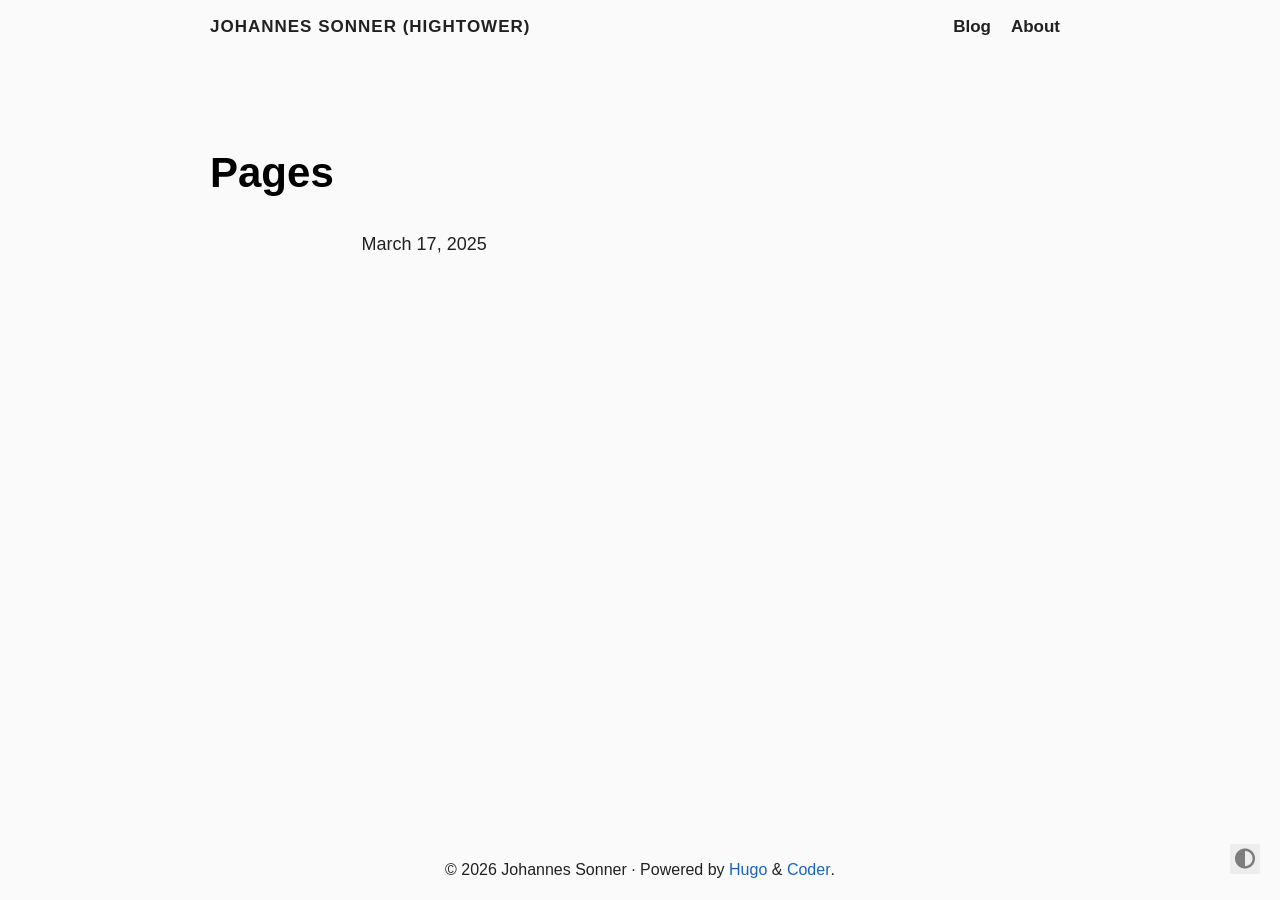
<file: pages/page/1/index.html>
<!doctype html><html lang=en><head><title>https://hghtwr.github.io/pages/</title>
<link rel=canonical href=https://hghtwr.github.io/pages/><meta name=robots content="noindex"><meta charset=utf-8><meta http-equiv=refresh content="0; url=https://hghtwr.github.io/pages/"></head></html>
</file>
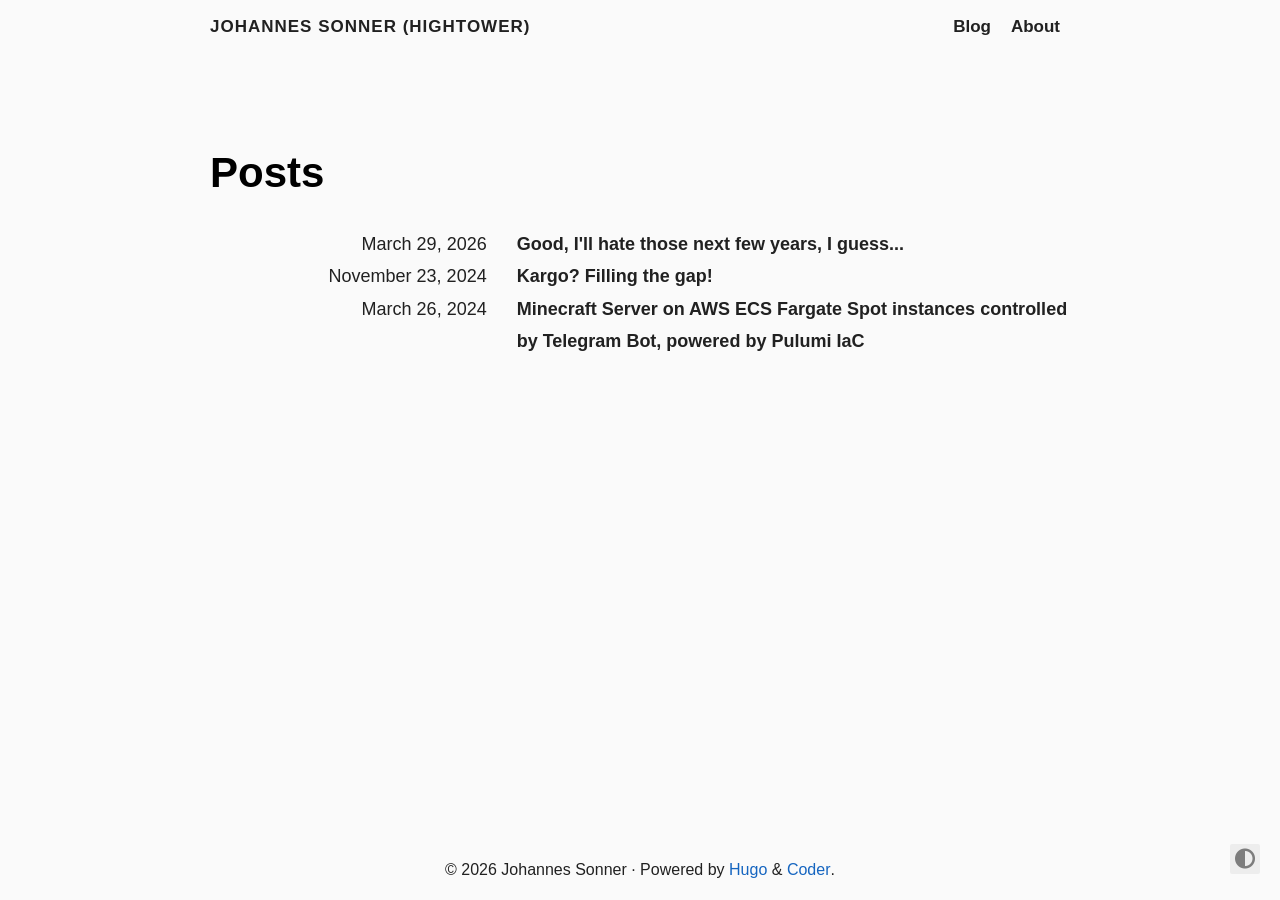
<file: posts/page/1/index.html>
<!doctype html><html lang=en><head><title>https://hghtwr.github.io/posts/</title>
<link rel=canonical href=https://hghtwr.github.io/posts/><meta name=robots content="noindex"><meta charset=utf-8><meta http-equiv=refresh content="0; url=https://hghtwr.github.io/posts/"></head></html>
</file>
